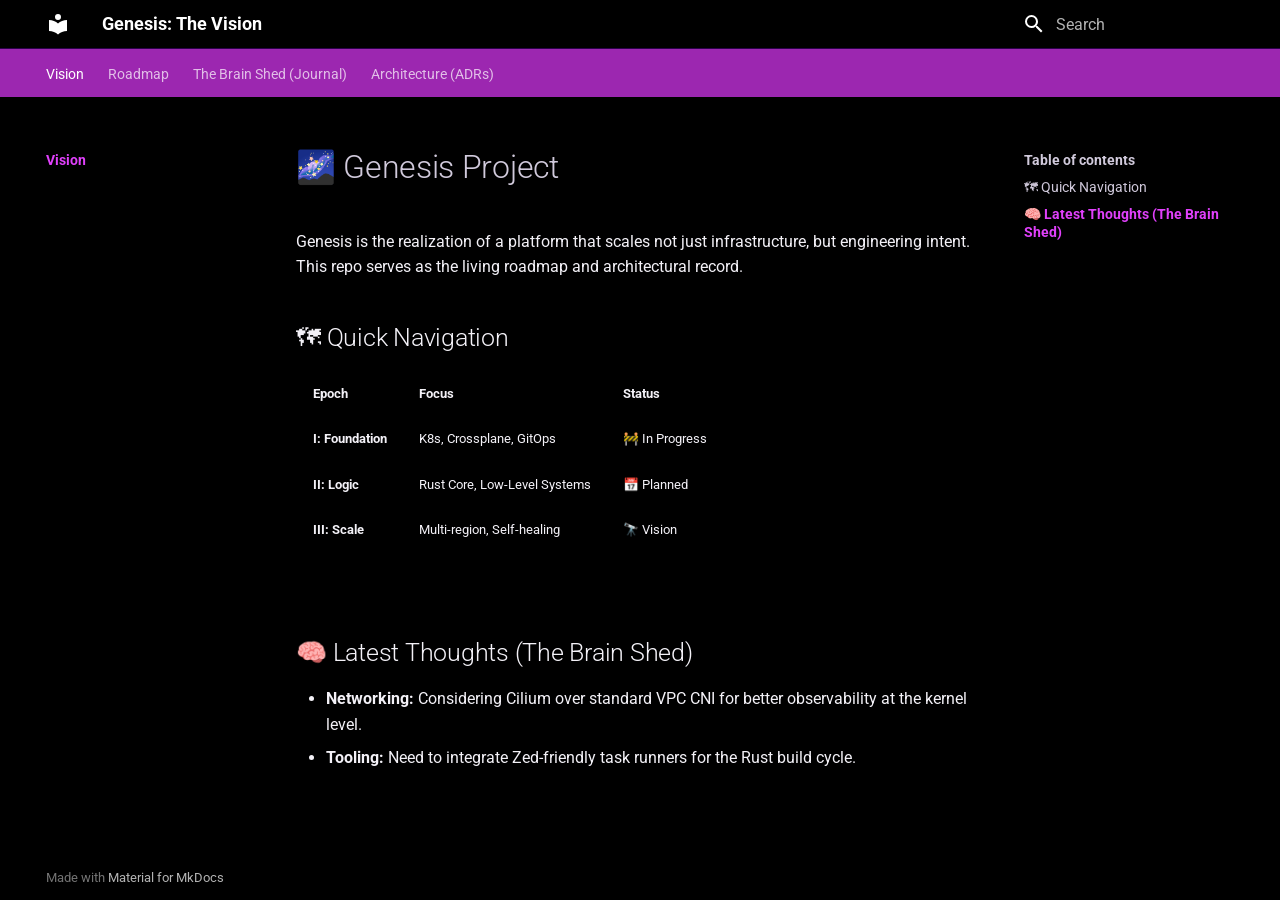
<file: site/index.html>
<!doctype html>
<html lang="en" class="no-js">
  <head>
    
      <meta charset="utf-8">
      <meta name="viewport" content="width=device-width,initial-scale=1">
      
      
        <meta name="author" content="Oluwasegun Matthews">
      
      
        <link rel="canonical" href="https://exxeon.github.io/project-genesis/">
      
      
      
        <link rel="next" href="epochs/epoch-1/">
      
      
        
      
      
      <link rel="icon" href="assets/images/favicon.png">
      <meta name="generator" content="mkdocs-1.6.1, mkdocs-material-9.7.6">
    
    
      
        <title>Genesis: The Vision</title>
      
    
    
      <link rel="stylesheet" href="assets/stylesheets/main.484c7ddc.min.css">
      
        
        <link rel="stylesheet" href="assets/stylesheets/palette.ab4e12ef.min.css">
      
      


    
    
      
    
    
      
        
        
        <link rel="preconnect" href="https://fonts.gstatic.com" crossorigin>
        <link rel="stylesheet" href="https://fonts.googleapis.com/css?family=Roboto:300,300i,400,400i,700,700i%7CRoboto+Mono:400,400i,700,700i&display=fallback">
        <style>:root{--md-text-font:"Roboto";--md-code-font:"Roboto Mono"}</style>
      
    
    
      <link rel="stylesheet" href="stylesheets/extra.css">
    
    <script>__md_scope=new URL(".",location),__md_hash=e=>[...e].reduce(((e,_)=>(e<<5)-e+_.charCodeAt(0)),0),__md_get=(e,_=localStorage,t=__md_scope)=>JSON.parse(_.getItem(t.pathname+"."+e)),__md_set=(e,_,t=localStorage,a=__md_scope)=>{try{t.setItem(a.pathname+"."+e,JSON.stringify(_))}catch(e){}}</script>
    
      

    
    
  </head>
  
  
    
    
      
    
    
    
    
    <body dir="ltr" data-md-color-scheme="genesis-dark" data-md-color-primary="deep-purple" data-md-color-accent="deep-purple">
  
    
    <input class="md-toggle" data-md-toggle="drawer" type="checkbox" id="__drawer" autocomplete="off">
    <input class="md-toggle" data-md-toggle="search" type="checkbox" id="__search" autocomplete="off">
    <label class="md-overlay" for="__drawer"></label>
    <div data-md-component="skip">
      
        
        <a href="#genesis-project" class="md-skip">
          Skip to content
        </a>
      
    </div>
    <div data-md-component="announce">
      
    </div>
    
    
      

<header class="md-header" data-md-component="header">
  <nav class="md-header__inner md-grid" aria-label="Header">
    <a href="." title="Genesis: The Vision" class="md-header__button md-logo" aria-label="Genesis: The Vision" data-md-component="logo">
      
  
  <svg xmlns="http://www.w3.org/2000/svg" viewBox="0 0 24 24"><path d="M12 8a3 3 0 0 0 3-3 3 3 0 0 0-3-3 3 3 0 0 0-3 3 3 3 0 0 0 3 3m0 3.54C9.64 9.35 6.5 8 3 8v11c3.5 0 6.64 1.35 9 3.54 2.36-2.19 5.5-3.54 9-3.54V8c-3.5 0-6.64 1.35-9 3.54"/></svg>

    </a>
    <label class="md-header__button md-icon" for="__drawer">
      
      <svg xmlns="http://www.w3.org/2000/svg" viewBox="0 0 24 24"><path d="M3 6h18v2H3zm0 5h18v2H3zm0 5h18v2H3z"/></svg>
    </label>
    <div class="md-header__title" data-md-component="header-title">
      <div class="md-header__ellipsis">
        <div class="md-header__topic">
          <span class="md-ellipsis">
            Genesis: The Vision
          </span>
        </div>
        <div class="md-header__topic" data-md-component="header-topic">
          <span class="md-ellipsis">
            
              Vision
            
          </span>
        </div>
      </div>
    </div>
    
      
        <form class="md-header__option" data-md-component="palette">
  
    
    
    
    <input class="md-option" data-md-color-media="" data-md-color-scheme="genesis-dark" data-md-color-primary="deep-purple" data-md-color-accent="deep-purple"  aria-hidden="true"  type="radio" name="__palette" id="__palette_0">
    
  
</form>
      
    
    
      <script>var palette=__md_get("__palette");if(palette&&palette.color){if("(prefers-color-scheme)"===palette.color.media){var media=matchMedia("(prefers-color-scheme: light)"),input=document.querySelector(media.matches?"[data-md-color-media='(prefers-color-scheme: light)']":"[data-md-color-media='(prefers-color-scheme: dark)']");palette.color.media=input.getAttribute("data-md-color-media"),palette.color.scheme=input.getAttribute("data-md-color-scheme"),palette.color.primary=input.getAttribute("data-md-color-primary"),palette.color.accent=input.getAttribute("data-md-color-accent")}for(var[key,value]of Object.entries(palette.color))document.body.setAttribute("data-md-color-"+key,value)}</script>
    
    
    
      
      
        <label class="md-header__button md-icon" for="__search">
          
          <svg xmlns="http://www.w3.org/2000/svg" viewBox="0 0 24 24"><path d="M9.5 3A6.5 6.5 0 0 1 16 9.5c0 1.61-.59 3.09-1.56 4.23l.27.27h.79l5 5-1.5 1.5-5-5v-.79l-.27-.27A6.52 6.52 0 0 1 9.5 16 6.5 6.5 0 0 1 3 9.5 6.5 6.5 0 0 1 9.5 3m0 2C7 5 5 7 5 9.5S7 14 9.5 14 14 12 14 9.5 12 5 9.5 5"/></svg>
        </label>
        <div class="md-search" data-md-component="search" role="dialog">
  <label class="md-search__overlay" for="__search"></label>
  <div class="md-search__inner" role="search">
    <form class="md-search__form" name="search">
      <input type="text" class="md-search__input" name="query" aria-label="Search" placeholder="Search" autocapitalize="off" autocorrect="off" autocomplete="off" spellcheck="false" data-md-component="search-query" required>
      <label class="md-search__icon md-icon" for="__search">
        
        <svg xmlns="http://www.w3.org/2000/svg" viewBox="0 0 24 24"><path d="M9.5 3A6.5 6.5 0 0 1 16 9.5c0 1.61-.59 3.09-1.56 4.23l.27.27h.79l5 5-1.5 1.5-5-5v-.79l-.27-.27A6.52 6.52 0 0 1 9.5 16 6.5 6.5 0 0 1 3 9.5 6.5 6.5 0 0 1 9.5 3m0 2C7 5 5 7 5 9.5S7 14 9.5 14 14 12 14 9.5 12 5 9.5 5"/></svg>
        
        <svg xmlns="http://www.w3.org/2000/svg" viewBox="0 0 24 24"><path d="M20 11v2H8l5.5 5.5-1.42 1.42L4.16 12l7.92-7.92L13.5 5.5 8 11z"/></svg>
      </label>
      <nav class="md-search__options" aria-label="Search">
        
        <button type="reset" class="md-search__icon md-icon" title="Clear" aria-label="Clear" tabindex="-1">
          
          <svg xmlns="http://www.w3.org/2000/svg" viewBox="0 0 24 24"><path d="M19 6.41 17.59 5 12 10.59 6.41 5 5 6.41 10.59 12 5 17.59 6.41 19 12 13.41 17.59 19 19 17.59 13.41 12z"/></svg>
        </button>
      </nav>
      
    </form>
    <div class="md-search__output">
      <div class="md-search__scrollwrap" tabindex="0" data-md-scrollfix>
        <div class="md-search-result" data-md-component="search-result">
          <div class="md-search-result__meta">
            Initializing search
          </div>
          <ol class="md-search-result__list" role="presentation"></ol>
        </div>
      </div>
    </div>
  </div>
</div>
      
    
    
  </nav>
  
</header>
    
    <div class="md-container" data-md-component="container">
      
      
        
          
            
<nav class="md-tabs" aria-label="Tabs" data-md-component="tabs">
  <div class="md-grid">
    <ul class="md-tabs__list">
      
        
  
  
  
    
  
  
    <li class="md-tabs__item md-tabs__item--active">
      <a href="." class="md-tabs__link">
        
  
  
    
  
  Vision

      </a>
    </li>
  

      
        
  
  
  
  
    
    
      <li class="md-tabs__item">
        <a href="epochs/epoch-1/" class="md-tabs__link">
          
  
  
  Roadmap

        </a>
      </li>
    
  

      
        
  
  
  
  
    
    
      <li class="md-tabs__item">
        <a href="brain-shed/current/" class="md-tabs__link">
          
  
  
  The Brain Shed (Journal)

        </a>
      </li>
    
  

      
        
  
  
  
  
    
    
      <li class="md-tabs__item">
        <a href="adr/001-rust/" class="md-tabs__link">
          
  
  
  Architecture (ADRs)

        </a>
      </li>
    
  

      
    </ul>
  </div>
</nav>
          
        
      
      <main class="md-main" data-md-component="main">
        <div class="md-main__inner md-grid">
          
            
              
              <div class="md-sidebar md-sidebar--primary" data-md-component="sidebar" data-md-type="navigation" >
                <div class="md-sidebar__scrollwrap">
                  <div class="md-sidebar__inner">
                    


  


<nav class="md-nav md-nav--primary md-nav--lifted" aria-label="Navigation" data-md-level="0">
  <label class="md-nav__title" for="__drawer">
    <a href="." title="Genesis: The Vision" class="md-nav__button md-logo" aria-label="Genesis: The Vision" data-md-component="logo">
      
  
  <svg xmlns="http://www.w3.org/2000/svg" viewBox="0 0 24 24"><path d="M12 8a3 3 0 0 0 3-3 3 3 0 0 0-3-3 3 3 0 0 0-3 3 3 3 0 0 0 3 3m0 3.54C9.64 9.35 6.5 8 3 8v11c3.5 0 6.64 1.35 9 3.54 2.36-2.19 5.5-3.54 9-3.54V8c-3.5 0-6.64 1.35-9 3.54"/></svg>

    </a>
    Genesis: The Vision
  </label>
  
  <ul class="md-nav__list" data-md-scrollfix>
    
      
      
  
  
    
  
  
  
    <li class="md-nav__item md-nav__item--active">
      
      <input class="md-nav__toggle md-toggle" type="checkbox" id="__toc">
      
      
        
      
      
        <label class="md-nav__link md-nav__link--active" for="__toc">
          
  
  
  <span class="md-ellipsis">
    
  
    Vision
  

    
  </span>
  
  

          <span class="md-nav__icon md-icon"></span>
        </label>
      
      <a href="." class="md-nav__link md-nav__link--active">
        
  
  
  <span class="md-ellipsis">
    
  
    Vision
  

    
  </span>
  
  

      </a>
      
        

<nav class="md-nav md-nav--secondary" aria-label="Table of contents">
  
  
  
    
  
  
    <label class="md-nav__title" for="__toc">
      <span class="md-nav__icon md-icon"></span>
      Table of contents
    </label>
    <ul class="md-nav__list" data-md-component="toc" data-md-scrollfix>
      
        <li class="md-nav__item">
  <a href="#quick-navigation" class="md-nav__link">
    <span class="md-ellipsis">
      
        🗺 Quick Navigation
      
    </span>
  </a>
  
</li>
      
        <li class="md-nav__item">
  <a href="#latest-thoughts-the-brain-shed" class="md-nav__link">
    <span class="md-ellipsis">
      
        🧠 Latest Thoughts (The Brain Shed)
      
    </span>
  </a>
  
</li>
      
    </ul>
  
</nav>
      
    </li>
  

    
      
      
  
  
  
  
    
    
    
    
      
      
        
      
    
    
    <li class="md-nav__item md-nav__item--nested">
      
        
        
          
        
        <input class="md-nav__toggle md-toggle md-toggle--indeterminate" type="checkbox" id="__nav_2" >
        
          
          <label class="md-nav__link" for="__nav_2" id="__nav_2_label" tabindex="0">
            
  
  
  <span class="md-ellipsis">
    
  
    Roadmap
  

    
  </span>
  
  

            <span class="md-nav__icon md-icon"></span>
          </label>
        
        <nav class="md-nav" data-md-level="1" aria-labelledby="__nav_2_label" aria-expanded="false">
          <label class="md-nav__title" for="__nav_2">
            <span class="md-nav__icon md-icon"></span>
            
  
    Roadmap
  

          </label>
          <ul class="md-nav__list" data-md-scrollfix>
            
              
                
  
  
  
  
    <li class="md-nav__item">
      <a href="epochs/epoch-1/" class="md-nav__link">
        
  
  
  <span class="md-ellipsis">
    
  
    Epoch I: Foundation
  

    
  </span>
  
  

      </a>
    </li>
  

              
            
              
                
  
  
  
  
    <li class="md-nav__item">
      <a href="epochs/epoch-2/" class="md-nav__link">
        
  
  
  <span class="md-ellipsis">
    
  
    Epoch II: Logic (Rust)
  

    
  </span>
  
  

      </a>
    </li>
  

              
            
              
                
  
  
  
  
    <li class="md-nav__item">
      <a href="epochs/epoch-3/" class="md-nav__link">
        
  
  
  <span class="md-ellipsis">
    
  
    Epoch III: Scale
  

    
  </span>
  
  

      </a>
    </li>
  

              
            
          </ul>
        </nav>
      
    </li>
  

    
      
      
  
  
  
  
    
    
    
    
      
      
        
      
    
    
    <li class="md-nav__item md-nav__item--nested">
      
        
        
          
        
        <input class="md-nav__toggle md-toggle md-toggle--indeterminate" type="checkbox" id="__nav_3" >
        
          
          <label class="md-nav__link" for="__nav_3" id="__nav_3_label" tabindex="0">
            
  
  
  <span class="md-ellipsis">
    
  
    The Brain Shed (Journal)
  

    
  </span>
  
  

            <span class="md-nav__icon md-icon"></span>
          </label>
        
        <nav class="md-nav" data-md-level="1" aria-labelledby="__nav_3_label" aria-expanded="false">
          <label class="md-nav__title" for="__nav_3">
            <span class="md-nav__icon md-icon"></span>
            
  
    The Brain Shed (Journal)
  

          </label>
          <ul class="md-nav__list" data-md-scrollfix>
            
              
                
  
  
  
  
    <li class="md-nav__item">
      <a href="brain-shed/current/" class="md-nav__link">
        
  
  
  <span class="md-ellipsis">
    
  
    Recent Thoughts
  

    
  </span>
  
  

      </a>
    </li>
  

              
            
              
                
  
  
  
  
    <li class="md-nav__item">
      <a href="brain-shed/archive/" class="md-nav__link">
        
  
  
  <span class="md-ellipsis">
    
  
    Archive
  

    
  </span>
  
  

      </a>
    </li>
  

              
            
          </ul>
        </nav>
      
    </li>
  

    
      
      
  
  
  
  
    
    
    
    
      
      
        
      
    
    
    <li class="md-nav__item md-nav__item--nested">
      
        
        
          
        
        <input class="md-nav__toggle md-toggle md-toggle--indeterminate" type="checkbox" id="__nav_4" >
        
          
          <label class="md-nav__link" for="__nav_4" id="__nav_4_label" tabindex="0">
            
  
  
  <span class="md-ellipsis">
    
  
    Architecture (ADRs)
  

    
  </span>
  
  

            <span class="md-nav__icon md-icon"></span>
          </label>
        
        <nav class="md-nav" data-md-level="1" aria-labelledby="__nav_4_label" aria-expanded="false">
          <label class="md-nav__title" for="__nav_4">
            <span class="md-nav__icon md-icon"></span>
            
  
    Architecture (ADRs)
  

          </label>
          <ul class="md-nav__list" data-md-scrollfix>
            
              
                
  
  
  
  
    <li class="md-nav__item">
      <a href="adr/001-rust/" class="md-nav__link">
        
  
  
  <span class="md-ellipsis">
    
  
    ADR 001: Language Choice
  

    
  </span>
  
  

      </a>
    </li>
  

              
            
          </ul>
        </nav>
      
    </li>
  

    
  </ul>
</nav>
                  </div>
                </div>
              </div>
            
            
              
              <div class="md-sidebar md-sidebar--secondary" data-md-component="sidebar" data-md-type="toc" >
                <div class="md-sidebar__scrollwrap">
                  <div class="md-sidebar__inner">
                    

<nav class="md-nav md-nav--secondary" aria-label="Table of contents">
  
  
  
    
  
  
    <label class="md-nav__title" for="__toc">
      <span class="md-nav__icon md-icon"></span>
      Table of contents
    </label>
    <ul class="md-nav__list" data-md-component="toc" data-md-scrollfix>
      
        <li class="md-nav__item">
  <a href="#quick-navigation" class="md-nav__link">
    <span class="md-ellipsis">
      
        🗺 Quick Navigation
      
    </span>
  </a>
  
</li>
      
        <li class="md-nav__item">
  <a href="#latest-thoughts-the-brain-shed" class="md-nav__link">
    <span class="md-ellipsis">
      
        🧠 Latest Thoughts (The Brain Shed)
      
    </span>
  </a>
  
</li>
      
    </ul>
  
</nav>
                  </div>
                </div>
              </div>
            
          
          
            <div class="md-content" data-md-component="content">
              
              <article class="md-content__inner md-typeset">
                
                  



<h1 id="genesis-project">🌌 Genesis Project</h1>
<p>Genesis is the realization of a platform that scales not just infrastructure, but engineering intent. This repo serves as the living roadmap and architectural record.</p>
<h2 id="quick-navigation">🗺 Quick Navigation</h2>
<table>
<thead>
<tr>
<th style="text-align: left;">Epoch</th>
<th style="text-align: left;">Focus</th>
<th style="text-align: left;">Status</th>
</tr>
</thead>
<tbody>
<tr>
<td style="text-align: left;"><strong>I: Foundation</strong></td>
<td style="text-align: left;">K8s, Crossplane, GitOps</td>
<td style="text-align: left;">🚧 In Progress</td>
</tr>
<tr>
<td style="text-align: left;"><strong>II: Logic</strong></td>
<td style="text-align: left;">Rust Core, Low-Level Systems</td>
<td style="text-align: left;">📅 Planned</td>
</tr>
<tr>
<td style="text-align: left;"><strong>III: Scale</strong></td>
<td style="text-align: left;">Multi-region, Self-healing</td>
<td style="text-align: left;">🔭 Vision</td>
</tr>
</tbody>
</table>
<hr />
<h2 id="latest-thoughts-the-brain-shed">🧠 Latest Thoughts (The Brain Shed)</h2>
<ul>
<li><strong>Networking:</strong> Considering Cilium over standard VPC CNI for better observability at the kernel level.</li>
<li><strong>Tooling:</strong> Need to integrate Zed-friendly task runners for the Rust build cycle.</li>
</ul>












                
              </article>
            </div>
          
          
<script>var target=document.getElementById(location.hash.slice(1));target&&target.name&&(target.checked=target.name.startsWith("__tabbed_"))</script>
        </div>
        
      </main>
      
        <footer class="md-footer">
  
  <div class="md-footer-meta md-typeset">
    <div class="md-footer-meta__inner md-grid">
      <div class="md-copyright">
  
  
    Made with
    <a href="https://squidfunk.github.io/mkdocs-material/" target="_blank" rel="noopener">
      Material for MkDocs
    </a>
  
</div>
      
    </div>
  </div>
</footer>
      
    </div>
    <div class="md-dialog" data-md-component="dialog">
      <div class="md-dialog__inner md-typeset"></div>
    </div>
    
    
    
      
      
      <script id="__config" type="application/json">{"annotate": null, "base": ".", "features": ["navigation.tabs", "navigation.sections", "navigation.expand", "content.code.copy", "toc.follow"], "search": "assets/javascripts/workers/search.2c215733.min.js", "tags": null, "translations": {"clipboard.copied": "Copied to clipboard", "clipboard.copy": "Copy to clipboard", "search.result.more.one": "1 more on this page", "search.result.more.other": "# more on this page", "search.result.none": "No matching documents", "search.result.one": "1 matching document", "search.result.other": "# matching documents", "search.result.placeholder": "Type to start searching", "search.result.term.missing": "Missing", "select.version": "Select version"}, "version": null}</script>
    
    
      <script src="assets/javascripts/bundle.79ae519e.min.js"></script>
      
    
  </body>
</html>
</file>
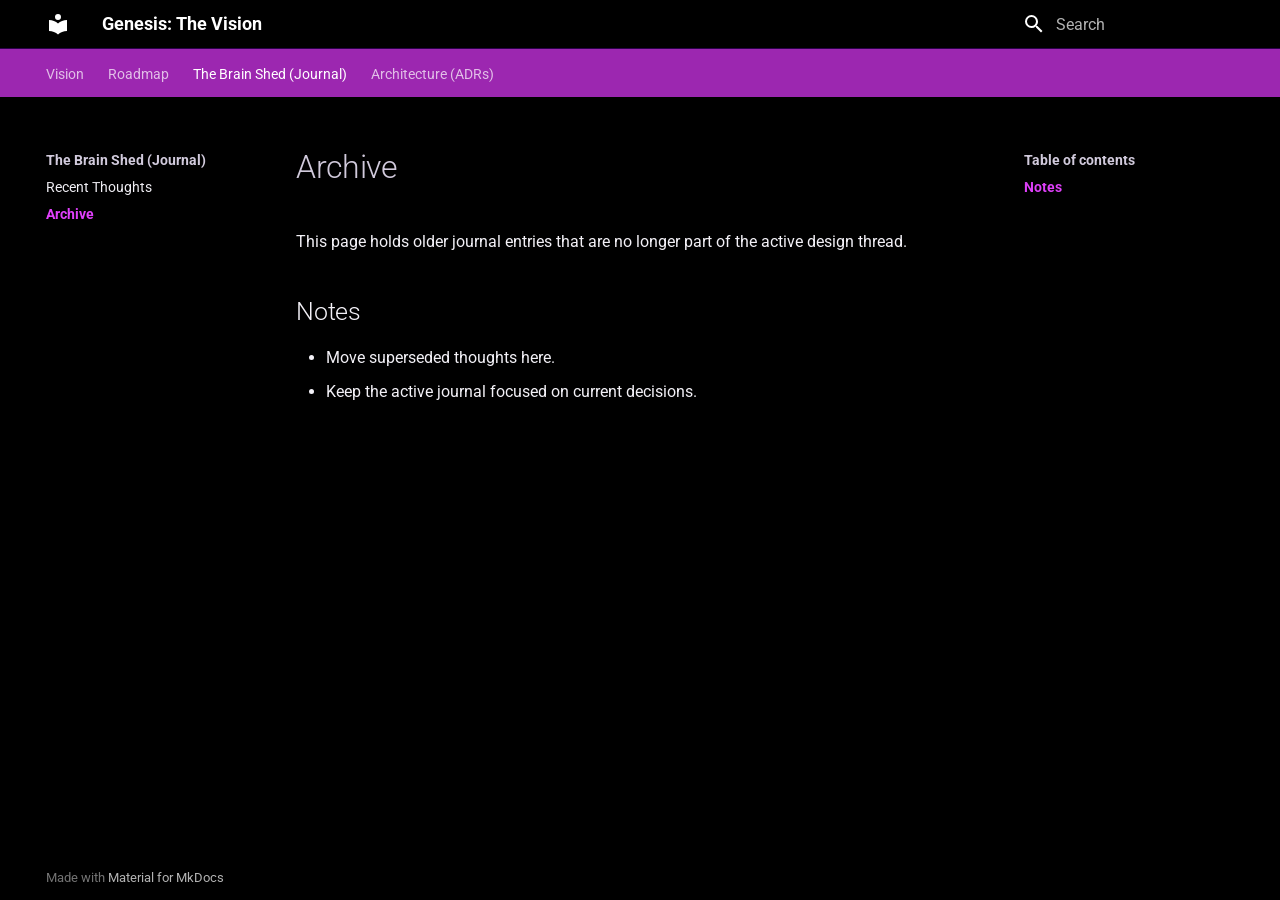
<file: site/brain-shed/archive/index.html>
<!doctype html>
<html lang="en" class="no-js">
  <head>
    
      <meta charset="utf-8">
      <meta name="viewport" content="width=device-width,initial-scale=1">
      
      
        <meta name="author" content="Oluwasegun Matthews">
      
      
        <link rel="canonical" href="https://exxeon.github.io/project-genesis/brain-shed/archive/">
      
      
        <link rel="prev" href="../current/">
      
      
        <link rel="next" href="../../adr/001-rust/">
      
      
        
      
      
      <link rel="icon" href="../../assets/images/favicon.png">
      <meta name="generator" content="mkdocs-1.6.1, mkdocs-material-9.7.6">
    
    
      
        <title>Archive - Genesis: The Vision</title>
      
    
    
      <link rel="stylesheet" href="../../assets/stylesheets/main.484c7ddc.min.css">
      
        
        <link rel="stylesheet" href="../../assets/stylesheets/palette.ab4e12ef.min.css">
      
      


    
    
      
    
    
      
        
        
        <link rel="preconnect" href="https://fonts.gstatic.com" crossorigin>
        <link rel="stylesheet" href="https://fonts.googleapis.com/css?family=Roboto:300,300i,400,400i,700,700i%7CRoboto+Mono:400,400i,700,700i&display=fallback">
        <style>:root{--md-text-font:"Roboto";--md-code-font:"Roboto Mono"}</style>
      
    
    
      <link rel="stylesheet" href="../../stylesheets/extra.css">
    
    <script>__md_scope=new URL("../..",location),__md_hash=e=>[...e].reduce(((e,_)=>(e<<5)-e+_.charCodeAt(0)),0),__md_get=(e,_=localStorage,t=__md_scope)=>JSON.parse(_.getItem(t.pathname+"."+e)),__md_set=(e,_,t=localStorage,a=__md_scope)=>{try{t.setItem(a.pathname+"."+e,JSON.stringify(_))}catch(e){}}</script>
    
      

    
    
  </head>
  
  
    
    
      
    
    
    
    
    <body dir="ltr" data-md-color-scheme="genesis-dark" data-md-color-primary="deep-purple" data-md-color-accent="deep-purple">
  
    
    <input class="md-toggle" data-md-toggle="drawer" type="checkbox" id="__drawer" autocomplete="off">
    <input class="md-toggle" data-md-toggle="search" type="checkbox" id="__search" autocomplete="off">
    <label class="md-overlay" for="__drawer"></label>
    <div data-md-component="skip">
      
        
        <a href="#archive" class="md-skip">
          Skip to content
        </a>
      
    </div>
    <div data-md-component="announce">
      
    </div>
    
    
      

<header class="md-header" data-md-component="header">
  <nav class="md-header__inner md-grid" aria-label="Header">
    <a href="../.." title="Genesis: The Vision" class="md-header__button md-logo" aria-label="Genesis: The Vision" data-md-component="logo">
      
  
  <svg xmlns="http://www.w3.org/2000/svg" viewBox="0 0 24 24"><path d="M12 8a3 3 0 0 0 3-3 3 3 0 0 0-3-3 3 3 0 0 0-3 3 3 3 0 0 0 3 3m0 3.54C9.64 9.35 6.5 8 3 8v11c3.5 0 6.64 1.35 9 3.54 2.36-2.19 5.5-3.54 9-3.54V8c-3.5 0-6.64 1.35-9 3.54"/></svg>

    </a>
    <label class="md-header__button md-icon" for="__drawer">
      
      <svg xmlns="http://www.w3.org/2000/svg" viewBox="0 0 24 24"><path d="M3 6h18v2H3zm0 5h18v2H3zm0 5h18v2H3z"/></svg>
    </label>
    <div class="md-header__title" data-md-component="header-title">
      <div class="md-header__ellipsis">
        <div class="md-header__topic">
          <span class="md-ellipsis">
            Genesis: The Vision
          </span>
        </div>
        <div class="md-header__topic" data-md-component="header-topic">
          <span class="md-ellipsis">
            
              Archive
            
          </span>
        </div>
      </div>
    </div>
    
      
        <form class="md-header__option" data-md-component="palette">
  
    
    
    
    <input class="md-option" data-md-color-media="" data-md-color-scheme="genesis-dark" data-md-color-primary="deep-purple" data-md-color-accent="deep-purple"  aria-hidden="true"  type="radio" name="__palette" id="__palette_0">
    
  
</form>
      
    
    
      <script>var palette=__md_get("__palette");if(palette&&palette.color){if("(prefers-color-scheme)"===palette.color.media){var media=matchMedia("(prefers-color-scheme: light)"),input=document.querySelector(media.matches?"[data-md-color-media='(prefers-color-scheme: light)']":"[data-md-color-media='(prefers-color-scheme: dark)']");palette.color.media=input.getAttribute("data-md-color-media"),palette.color.scheme=input.getAttribute("data-md-color-scheme"),palette.color.primary=input.getAttribute("data-md-color-primary"),palette.color.accent=input.getAttribute("data-md-color-accent")}for(var[key,value]of Object.entries(palette.color))document.body.setAttribute("data-md-color-"+key,value)}</script>
    
    
    
      
      
        <label class="md-header__button md-icon" for="__search">
          
          <svg xmlns="http://www.w3.org/2000/svg" viewBox="0 0 24 24"><path d="M9.5 3A6.5 6.5 0 0 1 16 9.5c0 1.61-.59 3.09-1.56 4.23l.27.27h.79l5 5-1.5 1.5-5-5v-.79l-.27-.27A6.52 6.52 0 0 1 9.5 16 6.5 6.5 0 0 1 3 9.5 6.5 6.5 0 0 1 9.5 3m0 2C7 5 5 7 5 9.5S7 14 9.5 14 14 12 14 9.5 12 5 9.5 5"/></svg>
        </label>
        <div class="md-search" data-md-component="search" role="dialog">
  <label class="md-search__overlay" for="__search"></label>
  <div class="md-search__inner" role="search">
    <form class="md-search__form" name="search">
      <input type="text" class="md-search__input" name="query" aria-label="Search" placeholder="Search" autocapitalize="off" autocorrect="off" autocomplete="off" spellcheck="false" data-md-component="search-query" required>
      <label class="md-search__icon md-icon" for="__search">
        
        <svg xmlns="http://www.w3.org/2000/svg" viewBox="0 0 24 24"><path d="M9.5 3A6.5 6.5 0 0 1 16 9.5c0 1.61-.59 3.09-1.56 4.23l.27.27h.79l5 5-1.5 1.5-5-5v-.79l-.27-.27A6.52 6.52 0 0 1 9.5 16 6.5 6.5 0 0 1 3 9.5 6.5 6.5 0 0 1 9.5 3m0 2C7 5 5 7 5 9.5S7 14 9.5 14 14 12 14 9.5 12 5 9.5 5"/></svg>
        
        <svg xmlns="http://www.w3.org/2000/svg" viewBox="0 0 24 24"><path d="M20 11v2H8l5.5 5.5-1.42 1.42L4.16 12l7.92-7.92L13.5 5.5 8 11z"/></svg>
      </label>
      <nav class="md-search__options" aria-label="Search">
        
        <button type="reset" class="md-search__icon md-icon" title="Clear" aria-label="Clear" tabindex="-1">
          
          <svg xmlns="http://www.w3.org/2000/svg" viewBox="0 0 24 24"><path d="M19 6.41 17.59 5 12 10.59 6.41 5 5 6.41 10.59 12 5 17.59 6.41 19 12 13.41 17.59 19 19 17.59 13.41 12z"/></svg>
        </button>
      </nav>
      
    </form>
    <div class="md-search__output">
      <div class="md-search__scrollwrap" tabindex="0" data-md-scrollfix>
        <div class="md-search-result" data-md-component="search-result">
          <div class="md-search-result__meta">
            Initializing search
          </div>
          <ol class="md-search-result__list" role="presentation"></ol>
        </div>
      </div>
    </div>
  </div>
</div>
      
    
    
  </nav>
  
</header>
    
    <div class="md-container" data-md-component="container">
      
      
        
          
            
<nav class="md-tabs" aria-label="Tabs" data-md-component="tabs">
  <div class="md-grid">
    <ul class="md-tabs__list">
      
        
  
  
  
  
    <li class="md-tabs__item">
      <a href="../.." class="md-tabs__link">
        
  
  
    
  
  Vision

      </a>
    </li>
  

      
        
  
  
  
  
    
    
      <li class="md-tabs__item">
        <a href="../../epochs/epoch-1/" class="md-tabs__link">
          
  
  
  Roadmap

        </a>
      </li>
    
  

      
        
  
  
  
    
  
  
    
    
      <li class="md-tabs__item md-tabs__item--active">
        <a href="../current/" class="md-tabs__link">
          
  
  
  The Brain Shed (Journal)

        </a>
      </li>
    
  

      
        
  
  
  
  
    
    
      <li class="md-tabs__item">
        <a href="../../adr/001-rust/" class="md-tabs__link">
          
  
  
  Architecture (ADRs)

        </a>
      </li>
    
  

      
    </ul>
  </div>
</nav>
          
        
      
      <main class="md-main" data-md-component="main">
        <div class="md-main__inner md-grid">
          
            
              
              <div class="md-sidebar md-sidebar--primary" data-md-component="sidebar" data-md-type="navigation" >
                <div class="md-sidebar__scrollwrap">
                  <div class="md-sidebar__inner">
                    


  


<nav class="md-nav md-nav--primary md-nav--lifted" aria-label="Navigation" data-md-level="0">
  <label class="md-nav__title" for="__drawer">
    <a href="../.." title="Genesis: The Vision" class="md-nav__button md-logo" aria-label="Genesis: The Vision" data-md-component="logo">
      
  
  <svg xmlns="http://www.w3.org/2000/svg" viewBox="0 0 24 24"><path d="M12 8a3 3 0 0 0 3-3 3 3 0 0 0-3-3 3 3 0 0 0-3 3 3 3 0 0 0 3 3m0 3.54C9.64 9.35 6.5 8 3 8v11c3.5 0 6.64 1.35 9 3.54 2.36-2.19 5.5-3.54 9-3.54V8c-3.5 0-6.64 1.35-9 3.54"/></svg>

    </a>
    Genesis: The Vision
  </label>
  
  <ul class="md-nav__list" data-md-scrollfix>
    
      
      
  
  
  
  
    <li class="md-nav__item">
      <a href="../.." class="md-nav__link">
        
  
  
  <span class="md-ellipsis">
    
  
    Vision
  

    
  </span>
  
  

      </a>
    </li>
  

    
      
      
  
  
  
  
    
    
    
    
      
      
        
      
    
    
    <li class="md-nav__item md-nav__item--nested">
      
        
        
          
        
        <input class="md-nav__toggle md-toggle md-toggle--indeterminate" type="checkbox" id="__nav_2" >
        
          
          <label class="md-nav__link" for="__nav_2" id="__nav_2_label" tabindex="0">
            
  
  
  <span class="md-ellipsis">
    
  
    Roadmap
  

    
  </span>
  
  

            <span class="md-nav__icon md-icon"></span>
          </label>
        
        <nav class="md-nav" data-md-level="1" aria-labelledby="__nav_2_label" aria-expanded="false">
          <label class="md-nav__title" for="__nav_2">
            <span class="md-nav__icon md-icon"></span>
            
  
    Roadmap
  

          </label>
          <ul class="md-nav__list" data-md-scrollfix>
            
              
                
  
  
  
  
    <li class="md-nav__item">
      <a href="../../epochs/epoch-1/" class="md-nav__link">
        
  
  
  <span class="md-ellipsis">
    
  
    Epoch I: Foundation
  

    
  </span>
  
  

      </a>
    </li>
  

              
            
              
                
  
  
  
  
    <li class="md-nav__item">
      <a href="../../epochs/epoch-2/" class="md-nav__link">
        
  
  
  <span class="md-ellipsis">
    
  
    Epoch II: Logic (Rust)
  

    
  </span>
  
  

      </a>
    </li>
  

              
            
              
                
  
  
  
  
    <li class="md-nav__item">
      <a href="../../epochs/epoch-3/" class="md-nav__link">
        
  
  
  <span class="md-ellipsis">
    
  
    Epoch III: Scale
  

    
  </span>
  
  

      </a>
    </li>
  

              
            
          </ul>
        </nav>
      
    </li>
  

    
      
      
  
  
    
  
  
  
    
    
    
    
      
        
        
      
      
        
      
    
    
    <li class="md-nav__item md-nav__item--active md-nav__item--section md-nav__item--nested">
      
        
        
        <input class="md-nav__toggle md-toggle " type="checkbox" id="__nav_3" checked>
        
          
          <label class="md-nav__link" for="__nav_3" id="__nav_3_label" tabindex="">
            
  
  
  <span class="md-ellipsis">
    
  
    The Brain Shed (Journal)
  

    
  </span>
  
  

            <span class="md-nav__icon md-icon"></span>
          </label>
        
        <nav class="md-nav" data-md-level="1" aria-labelledby="__nav_3_label" aria-expanded="true">
          <label class="md-nav__title" for="__nav_3">
            <span class="md-nav__icon md-icon"></span>
            
  
    The Brain Shed (Journal)
  

          </label>
          <ul class="md-nav__list" data-md-scrollfix>
            
              
                
  
  
  
  
    <li class="md-nav__item">
      <a href="../current/" class="md-nav__link">
        
  
  
  <span class="md-ellipsis">
    
  
    Recent Thoughts
  

    
  </span>
  
  

      </a>
    </li>
  

              
            
              
                
  
  
    
  
  
  
    <li class="md-nav__item md-nav__item--active">
      
      <input class="md-nav__toggle md-toggle" type="checkbox" id="__toc">
      
      
        
      
      
        <label class="md-nav__link md-nav__link--active" for="__toc">
          
  
  
  <span class="md-ellipsis">
    
  
    Archive
  

    
  </span>
  
  

          <span class="md-nav__icon md-icon"></span>
        </label>
      
      <a href="./" class="md-nav__link md-nav__link--active">
        
  
  
  <span class="md-ellipsis">
    
  
    Archive
  

    
  </span>
  
  

      </a>
      
        

<nav class="md-nav md-nav--secondary" aria-label="Table of contents">
  
  
  
    
  
  
    <label class="md-nav__title" for="__toc">
      <span class="md-nav__icon md-icon"></span>
      Table of contents
    </label>
    <ul class="md-nav__list" data-md-component="toc" data-md-scrollfix>
      
        <li class="md-nav__item">
  <a href="#notes" class="md-nav__link">
    <span class="md-ellipsis">
      
        Notes
      
    </span>
  </a>
  
</li>
      
    </ul>
  
</nav>
      
    </li>
  

              
            
          </ul>
        </nav>
      
    </li>
  

    
      
      
  
  
  
  
    
    
    
    
      
      
        
      
    
    
    <li class="md-nav__item md-nav__item--nested">
      
        
        
          
        
        <input class="md-nav__toggle md-toggle md-toggle--indeterminate" type="checkbox" id="__nav_4" >
        
          
          <label class="md-nav__link" for="__nav_4" id="__nav_4_label" tabindex="0">
            
  
  
  <span class="md-ellipsis">
    
  
    Architecture (ADRs)
  

    
  </span>
  
  

            <span class="md-nav__icon md-icon"></span>
          </label>
        
        <nav class="md-nav" data-md-level="1" aria-labelledby="__nav_4_label" aria-expanded="false">
          <label class="md-nav__title" for="__nav_4">
            <span class="md-nav__icon md-icon"></span>
            
  
    Architecture (ADRs)
  

          </label>
          <ul class="md-nav__list" data-md-scrollfix>
            
              
                
  
  
  
  
    <li class="md-nav__item">
      <a href="../../adr/001-rust/" class="md-nav__link">
        
  
  
  <span class="md-ellipsis">
    
  
    ADR 001: Language Choice
  

    
  </span>
  
  

      </a>
    </li>
  

              
            
          </ul>
        </nav>
      
    </li>
  

    
  </ul>
</nav>
                  </div>
                </div>
              </div>
            
            
              
              <div class="md-sidebar md-sidebar--secondary" data-md-component="sidebar" data-md-type="toc" >
                <div class="md-sidebar__scrollwrap">
                  <div class="md-sidebar__inner">
                    

<nav class="md-nav md-nav--secondary" aria-label="Table of contents">
  
  
  
    
  
  
    <label class="md-nav__title" for="__toc">
      <span class="md-nav__icon md-icon"></span>
      Table of contents
    </label>
    <ul class="md-nav__list" data-md-component="toc" data-md-scrollfix>
      
        <li class="md-nav__item">
  <a href="#notes" class="md-nav__link">
    <span class="md-ellipsis">
      
        Notes
      
    </span>
  </a>
  
</li>
      
    </ul>
  
</nav>
                  </div>
                </div>
              </div>
            
          
          
            <div class="md-content" data-md-component="content">
              
              <article class="md-content__inner md-typeset">
                
                  



<h1 id="archive">Archive</h1>
<p>This page holds older journal entries that are no longer part of the active design thread.</p>
<h2 id="notes">Notes</h2>
<ul>
<li>Move superseded thoughts here.</li>
<li>Keep the active journal focused on current decisions.</li>
</ul>












                
              </article>
            </div>
          
          
<script>var target=document.getElementById(location.hash.slice(1));target&&target.name&&(target.checked=target.name.startsWith("__tabbed_"))</script>
        </div>
        
      </main>
      
        <footer class="md-footer">
  
  <div class="md-footer-meta md-typeset">
    <div class="md-footer-meta__inner md-grid">
      <div class="md-copyright">
  
  
    Made with
    <a href="https://squidfunk.github.io/mkdocs-material/" target="_blank" rel="noopener">
      Material for MkDocs
    </a>
  
</div>
      
    </div>
  </div>
</footer>
      
    </div>
    <div class="md-dialog" data-md-component="dialog">
      <div class="md-dialog__inner md-typeset"></div>
    </div>
    
    
    
      
      
      <script id="__config" type="application/json">{"annotate": null, "base": "../..", "features": ["navigation.tabs", "navigation.sections", "navigation.expand", "content.code.copy", "toc.follow"], "search": "../../assets/javascripts/workers/search.2c215733.min.js", "tags": null, "translations": {"clipboard.copied": "Copied to clipboard", "clipboard.copy": "Copy to clipboard", "search.result.more.one": "1 more on this page", "search.result.more.other": "# more on this page", "search.result.none": "No matching documents", "search.result.one": "1 matching document", "search.result.other": "# matching documents", "search.result.placeholder": "Type to start searching", "search.result.term.missing": "Missing", "select.version": "Select version"}, "version": null}</script>
    
    
      <script src="../../assets/javascripts/bundle.79ae519e.min.js"></script>
      
    
  </body>
</html>
</file>
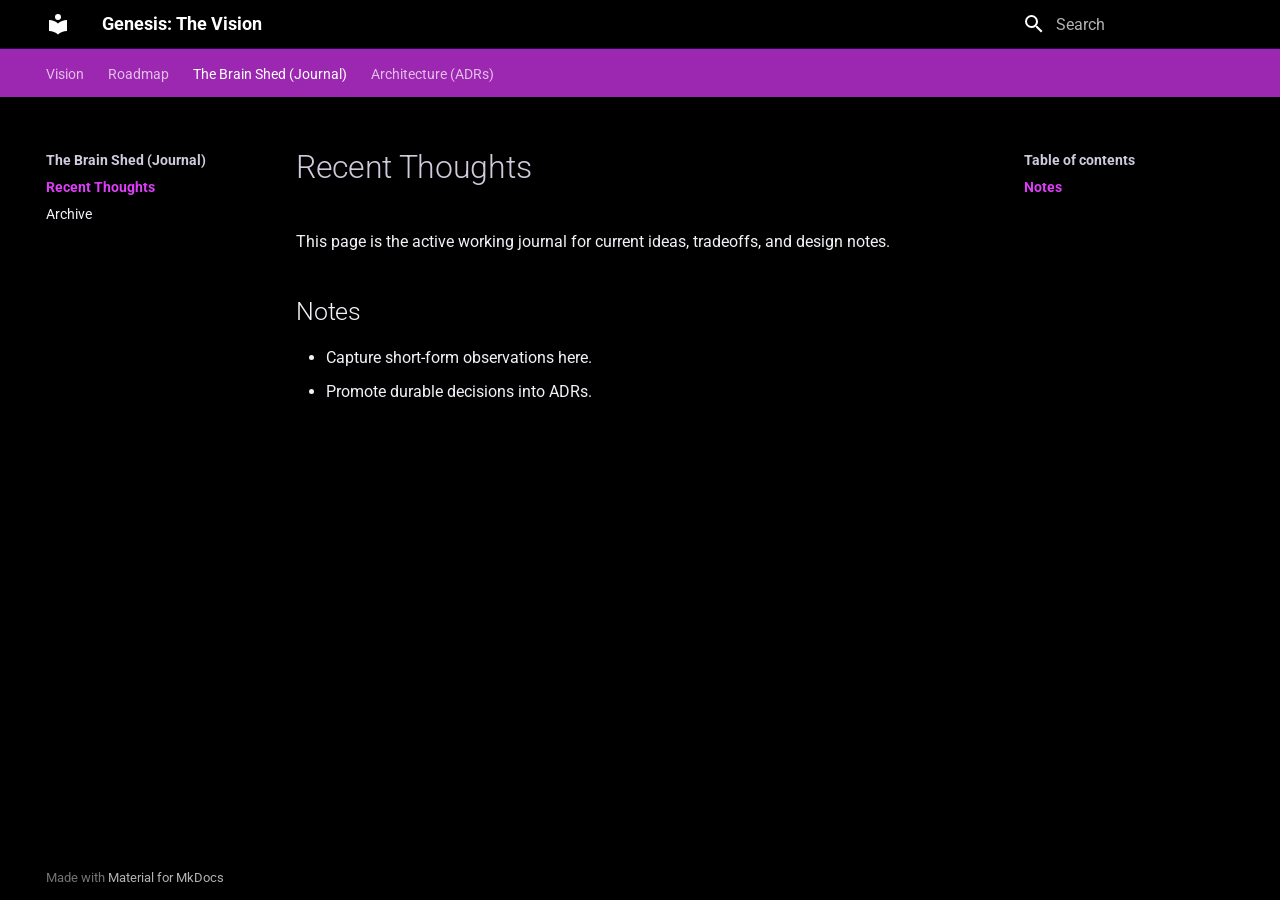
<file: site/brain-shed/current/index.html>
<!doctype html>
<html lang="en" class="no-js">
  <head>
    
      <meta charset="utf-8">
      <meta name="viewport" content="width=device-width,initial-scale=1">
      
      
        <meta name="author" content="Oluwasegun Matthews">
      
      
        <link rel="canonical" href="https://exxeon.github.io/project-genesis/brain-shed/current/">
      
      
        <link rel="prev" href="../../epochs/epoch-3/">
      
      
        <link rel="next" href="../archive/">
      
      
        
      
      
      <link rel="icon" href="../../assets/images/favicon.png">
      <meta name="generator" content="mkdocs-1.6.1, mkdocs-material-9.7.6">
    
    
      
        <title>Recent Thoughts - Genesis: The Vision</title>
      
    
    
      <link rel="stylesheet" href="../../assets/stylesheets/main.484c7ddc.min.css">
      
        
        <link rel="stylesheet" href="../../assets/stylesheets/palette.ab4e12ef.min.css">
      
      


    
    
      
    
    
      
        
        
        <link rel="preconnect" href="https://fonts.gstatic.com" crossorigin>
        <link rel="stylesheet" href="https://fonts.googleapis.com/css?family=Roboto:300,300i,400,400i,700,700i%7CRoboto+Mono:400,400i,700,700i&display=fallback">
        <style>:root{--md-text-font:"Roboto";--md-code-font:"Roboto Mono"}</style>
      
    
    
      <link rel="stylesheet" href="../../stylesheets/extra.css">
    
    <script>__md_scope=new URL("../..",location),__md_hash=e=>[...e].reduce(((e,_)=>(e<<5)-e+_.charCodeAt(0)),0),__md_get=(e,_=localStorage,t=__md_scope)=>JSON.parse(_.getItem(t.pathname+"."+e)),__md_set=(e,_,t=localStorage,a=__md_scope)=>{try{t.setItem(a.pathname+"."+e,JSON.stringify(_))}catch(e){}}</script>
    
      

    
    
  </head>
  
  
    
    
      
    
    
    
    
    <body dir="ltr" data-md-color-scheme="genesis-dark" data-md-color-primary="deep-purple" data-md-color-accent="deep-purple">
  
    
    <input class="md-toggle" data-md-toggle="drawer" type="checkbox" id="__drawer" autocomplete="off">
    <input class="md-toggle" data-md-toggle="search" type="checkbox" id="__search" autocomplete="off">
    <label class="md-overlay" for="__drawer"></label>
    <div data-md-component="skip">
      
        
        <a href="#recent-thoughts" class="md-skip">
          Skip to content
        </a>
      
    </div>
    <div data-md-component="announce">
      
    </div>
    
    
      

<header class="md-header" data-md-component="header">
  <nav class="md-header__inner md-grid" aria-label="Header">
    <a href="../.." title="Genesis: The Vision" class="md-header__button md-logo" aria-label="Genesis: The Vision" data-md-component="logo">
      
  
  <svg xmlns="http://www.w3.org/2000/svg" viewBox="0 0 24 24"><path d="M12 8a3 3 0 0 0 3-3 3 3 0 0 0-3-3 3 3 0 0 0-3 3 3 3 0 0 0 3 3m0 3.54C9.64 9.35 6.5 8 3 8v11c3.5 0 6.64 1.35 9 3.54 2.36-2.19 5.5-3.54 9-3.54V8c-3.5 0-6.64 1.35-9 3.54"/></svg>

    </a>
    <label class="md-header__button md-icon" for="__drawer">
      
      <svg xmlns="http://www.w3.org/2000/svg" viewBox="0 0 24 24"><path d="M3 6h18v2H3zm0 5h18v2H3zm0 5h18v2H3z"/></svg>
    </label>
    <div class="md-header__title" data-md-component="header-title">
      <div class="md-header__ellipsis">
        <div class="md-header__topic">
          <span class="md-ellipsis">
            Genesis: The Vision
          </span>
        </div>
        <div class="md-header__topic" data-md-component="header-topic">
          <span class="md-ellipsis">
            
              Recent Thoughts
            
          </span>
        </div>
      </div>
    </div>
    
      
        <form class="md-header__option" data-md-component="palette">
  
    
    
    
    <input class="md-option" data-md-color-media="" data-md-color-scheme="genesis-dark" data-md-color-primary="deep-purple" data-md-color-accent="deep-purple"  aria-hidden="true"  type="radio" name="__palette" id="__palette_0">
    
  
</form>
      
    
    
      <script>var palette=__md_get("__palette");if(palette&&palette.color){if("(prefers-color-scheme)"===palette.color.media){var media=matchMedia("(prefers-color-scheme: light)"),input=document.querySelector(media.matches?"[data-md-color-media='(prefers-color-scheme: light)']":"[data-md-color-media='(prefers-color-scheme: dark)']");palette.color.media=input.getAttribute("data-md-color-media"),palette.color.scheme=input.getAttribute("data-md-color-scheme"),palette.color.primary=input.getAttribute("data-md-color-primary"),palette.color.accent=input.getAttribute("data-md-color-accent")}for(var[key,value]of Object.entries(palette.color))document.body.setAttribute("data-md-color-"+key,value)}</script>
    
    
    
      
      
        <label class="md-header__button md-icon" for="__search">
          
          <svg xmlns="http://www.w3.org/2000/svg" viewBox="0 0 24 24"><path d="M9.5 3A6.5 6.5 0 0 1 16 9.5c0 1.61-.59 3.09-1.56 4.23l.27.27h.79l5 5-1.5 1.5-5-5v-.79l-.27-.27A6.52 6.52 0 0 1 9.5 16 6.5 6.5 0 0 1 3 9.5 6.5 6.5 0 0 1 9.5 3m0 2C7 5 5 7 5 9.5S7 14 9.5 14 14 12 14 9.5 12 5 9.5 5"/></svg>
        </label>
        <div class="md-search" data-md-component="search" role="dialog">
  <label class="md-search__overlay" for="__search"></label>
  <div class="md-search__inner" role="search">
    <form class="md-search__form" name="search">
      <input type="text" class="md-search__input" name="query" aria-label="Search" placeholder="Search" autocapitalize="off" autocorrect="off" autocomplete="off" spellcheck="false" data-md-component="search-query" required>
      <label class="md-search__icon md-icon" for="__search">
        
        <svg xmlns="http://www.w3.org/2000/svg" viewBox="0 0 24 24"><path d="M9.5 3A6.5 6.5 0 0 1 16 9.5c0 1.61-.59 3.09-1.56 4.23l.27.27h.79l5 5-1.5 1.5-5-5v-.79l-.27-.27A6.52 6.52 0 0 1 9.5 16 6.5 6.5 0 0 1 3 9.5 6.5 6.5 0 0 1 9.5 3m0 2C7 5 5 7 5 9.5S7 14 9.5 14 14 12 14 9.5 12 5 9.5 5"/></svg>
        
        <svg xmlns="http://www.w3.org/2000/svg" viewBox="0 0 24 24"><path d="M20 11v2H8l5.5 5.5-1.42 1.42L4.16 12l7.92-7.92L13.5 5.5 8 11z"/></svg>
      </label>
      <nav class="md-search__options" aria-label="Search">
        
        <button type="reset" class="md-search__icon md-icon" title="Clear" aria-label="Clear" tabindex="-1">
          
          <svg xmlns="http://www.w3.org/2000/svg" viewBox="0 0 24 24"><path d="M19 6.41 17.59 5 12 10.59 6.41 5 5 6.41 10.59 12 5 17.59 6.41 19 12 13.41 17.59 19 19 17.59 13.41 12z"/></svg>
        </button>
      </nav>
      
    </form>
    <div class="md-search__output">
      <div class="md-search__scrollwrap" tabindex="0" data-md-scrollfix>
        <div class="md-search-result" data-md-component="search-result">
          <div class="md-search-result__meta">
            Initializing search
          </div>
          <ol class="md-search-result__list" role="presentation"></ol>
        </div>
      </div>
    </div>
  </div>
</div>
      
    
    
  </nav>
  
</header>
    
    <div class="md-container" data-md-component="container">
      
      
        
          
            
<nav class="md-tabs" aria-label="Tabs" data-md-component="tabs">
  <div class="md-grid">
    <ul class="md-tabs__list">
      
        
  
  
  
  
    <li class="md-tabs__item">
      <a href="../.." class="md-tabs__link">
        
  
  
    
  
  Vision

      </a>
    </li>
  

      
        
  
  
  
  
    
    
      <li class="md-tabs__item">
        <a href="../../epochs/epoch-1/" class="md-tabs__link">
          
  
  
  Roadmap

        </a>
      </li>
    
  

      
        
  
  
  
    
  
  
    
    
      <li class="md-tabs__item md-tabs__item--active">
        <a href="./" class="md-tabs__link">
          
  
  
  The Brain Shed (Journal)

        </a>
      </li>
    
  

      
        
  
  
  
  
    
    
      <li class="md-tabs__item">
        <a href="../../adr/001-rust/" class="md-tabs__link">
          
  
  
  Architecture (ADRs)

        </a>
      </li>
    
  

      
    </ul>
  </div>
</nav>
          
        
      
      <main class="md-main" data-md-component="main">
        <div class="md-main__inner md-grid">
          
            
              
              <div class="md-sidebar md-sidebar--primary" data-md-component="sidebar" data-md-type="navigation" >
                <div class="md-sidebar__scrollwrap">
                  <div class="md-sidebar__inner">
                    


  


<nav class="md-nav md-nav--primary md-nav--lifted" aria-label="Navigation" data-md-level="0">
  <label class="md-nav__title" for="__drawer">
    <a href="../.." title="Genesis: The Vision" class="md-nav__button md-logo" aria-label="Genesis: The Vision" data-md-component="logo">
      
  
  <svg xmlns="http://www.w3.org/2000/svg" viewBox="0 0 24 24"><path d="M12 8a3 3 0 0 0 3-3 3 3 0 0 0-3-3 3 3 0 0 0-3 3 3 3 0 0 0 3 3m0 3.54C9.64 9.35 6.5 8 3 8v11c3.5 0 6.64 1.35 9 3.54 2.36-2.19 5.5-3.54 9-3.54V8c-3.5 0-6.64 1.35-9 3.54"/></svg>

    </a>
    Genesis: The Vision
  </label>
  
  <ul class="md-nav__list" data-md-scrollfix>
    
      
      
  
  
  
  
    <li class="md-nav__item">
      <a href="../.." class="md-nav__link">
        
  
  
  <span class="md-ellipsis">
    
  
    Vision
  

    
  </span>
  
  

      </a>
    </li>
  

    
      
      
  
  
  
  
    
    
    
    
      
      
        
      
    
    
    <li class="md-nav__item md-nav__item--nested">
      
        
        
          
        
        <input class="md-nav__toggle md-toggle md-toggle--indeterminate" type="checkbox" id="__nav_2" >
        
          
          <label class="md-nav__link" for="__nav_2" id="__nav_2_label" tabindex="0">
            
  
  
  <span class="md-ellipsis">
    
  
    Roadmap
  

    
  </span>
  
  

            <span class="md-nav__icon md-icon"></span>
          </label>
        
        <nav class="md-nav" data-md-level="1" aria-labelledby="__nav_2_label" aria-expanded="false">
          <label class="md-nav__title" for="__nav_2">
            <span class="md-nav__icon md-icon"></span>
            
  
    Roadmap
  

          </label>
          <ul class="md-nav__list" data-md-scrollfix>
            
              
                
  
  
  
  
    <li class="md-nav__item">
      <a href="../../epochs/epoch-1/" class="md-nav__link">
        
  
  
  <span class="md-ellipsis">
    
  
    Epoch I: Foundation
  

    
  </span>
  
  

      </a>
    </li>
  

              
            
              
                
  
  
  
  
    <li class="md-nav__item">
      <a href="../../epochs/epoch-2/" class="md-nav__link">
        
  
  
  <span class="md-ellipsis">
    
  
    Epoch II: Logic (Rust)
  

    
  </span>
  
  

      </a>
    </li>
  

              
            
              
                
  
  
  
  
    <li class="md-nav__item">
      <a href="../../epochs/epoch-3/" class="md-nav__link">
        
  
  
  <span class="md-ellipsis">
    
  
    Epoch III: Scale
  

    
  </span>
  
  

      </a>
    </li>
  

              
            
          </ul>
        </nav>
      
    </li>
  

    
      
      
  
  
    
  
  
  
    
    
    
    
      
        
        
      
      
        
      
    
    
    <li class="md-nav__item md-nav__item--active md-nav__item--section md-nav__item--nested">
      
        
        
        <input class="md-nav__toggle md-toggle " type="checkbox" id="__nav_3" checked>
        
          
          <label class="md-nav__link" for="__nav_3" id="__nav_3_label" tabindex="">
            
  
  
  <span class="md-ellipsis">
    
  
    The Brain Shed (Journal)
  

    
  </span>
  
  

            <span class="md-nav__icon md-icon"></span>
          </label>
        
        <nav class="md-nav" data-md-level="1" aria-labelledby="__nav_3_label" aria-expanded="true">
          <label class="md-nav__title" for="__nav_3">
            <span class="md-nav__icon md-icon"></span>
            
  
    The Brain Shed (Journal)
  

          </label>
          <ul class="md-nav__list" data-md-scrollfix>
            
              
                
  
  
    
  
  
  
    <li class="md-nav__item md-nav__item--active">
      
      <input class="md-nav__toggle md-toggle" type="checkbox" id="__toc">
      
      
        
      
      
        <label class="md-nav__link md-nav__link--active" for="__toc">
          
  
  
  <span class="md-ellipsis">
    
  
    Recent Thoughts
  

    
  </span>
  
  

          <span class="md-nav__icon md-icon"></span>
        </label>
      
      <a href="./" class="md-nav__link md-nav__link--active">
        
  
  
  <span class="md-ellipsis">
    
  
    Recent Thoughts
  

    
  </span>
  
  

      </a>
      
        

<nav class="md-nav md-nav--secondary" aria-label="Table of contents">
  
  
  
    
  
  
    <label class="md-nav__title" for="__toc">
      <span class="md-nav__icon md-icon"></span>
      Table of contents
    </label>
    <ul class="md-nav__list" data-md-component="toc" data-md-scrollfix>
      
        <li class="md-nav__item">
  <a href="#notes" class="md-nav__link">
    <span class="md-ellipsis">
      
        Notes
      
    </span>
  </a>
  
</li>
      
    </ul>
  
</nav>
      
    </li>
  

              
            
              
                
  
  
  
  
    <li class="md-nav__item">
      <a href="../archive/" class="md-nav__link">
        
  
  
  <span class="md-ellipsis">
    
  
    Archive
  

    
  </span>
  
  

      </a>
    </li>
  

              
            
          </ul>
        </nav>
      
    </li>
  

    
      
      
  
  
  
  
    
    
    
    
      
      
        
      
    
    
    <li class="md-nav__item md-nav__item--nested">
      
        
        
          
        
        <input class="md-nav__toggle md-toggle md-toggle--indeterminate" type="checkbox" id="__nav_4" >
        
          
          <label class="md-nav__link" for="__nav_4" id="__nav_4_label" tabindex="0">
            
  
  
  <span class="md-ellipsis">
    
  
    Architecture (ADRs)
  

    
  </span>
  
  

            <span class="md-nav__icon md-icon"></span>
          </label>
        
        <nav class="md-nav" data-md-level="1" aria-labelledby="__nav_4_label" aria-expanded="false">
          <label class="md-nav__title" for="__nav_4">
            <span class="md-nav__icon md-icon"></span>
            
  
    Architecture (ADRs)
  

          </label>
          <ul class="md-nav__list" data-md-scrollfix>
            
              
                
  
  
  
  
    <li class="md-nav__item">
      <a href="../../adr/001-rust/" class="md-nav__link">
        
  
  
  <span class="md-ellipsis">
    
  
    ADR 001: Language Choice
  

    
  </span>
  
  

      </a>
    </li>
  

              
            
          </ul>
        </nav>
      
    </li>
  

    
  </ul>
</nav>
                  </div>
                </div>
              </div>
            
            
              
              <div class="md-sidebar md-sidebar--secondary" data-md-component="sidebar" data-md-type="toc" >
                <div class="md-sidebar__scrollwrap">
                  <div class="md-sidebar__inner">
                    

<nav class="md-nav md-nav--secondary" aria-label="Table of contents">
  
  
  
    
  
  
    <label class="md-nav__title" for="__toc">
      <span class="md-nav__icon md-icon"></span>
      Table of contents
    </label>
    <ul class="md-nav__list" data-md-component="toc" data-md-scrollfix>
      
        <li class="md-nav__item">
  <a href="#notes" class="md-nav__link">
    <span class="md-ellipsis">
      
        Notes
      
    </span>
  </a>
  
</li>
      
    </ul>
  
</nav>
                  </div>
                </div>
              </div>
            
          
          
            <div class="md-content" data-md-component="content">
              
              <article class="md-content__inner md-typeset">
                
                  



<h1 id="recent-thoughts">Recent Thoughts</h1>
<p>This page is the active working journal for current ideas, tradeoffs, and design notes.</p>
<h2 id="notes">Notes</h2>
<ul>
<li>Capture short-form observations here.</li>
<li>Promote durable decisions into ADRs.</li>
</ul>












                
              </article>
            </div>
          
          
<script>var target=document.getElementById(location.hash.slice(1));target&&target.name&&(target.checked=target.name.startsWith("__tabbed_"))</script>
        </div>
        
      </main>
      
        <footer class="md-footer">
  
  <div class="md-footer-meta md-typeset">
    <div class="md-footer-meta__inner md-grid">
      <div class="md-copyright">
  
  
    Made with
    <a href="https://squidfunk.github.io/mkdocs-material/" target="_blank" rel="noopener">
      Material for MkDocs
    </a>
  
</div>
      
    </div>
  </div>
</footer>
      
    </div>
    <div class="md-dialog" data-md-component="dialog">
      <div class="md-dialog__inner md-typeset"></div>
    </div>
    
    
    
      
      
      <script id="__config" type="application/json">{"annotate": null, "base": "../..", "features": ["navigation.tabs", "navigation.sections", "navigation.expand", "content.code.copy", "toc.follow"], "search": "../../assets/javascripts/workers/search.2c215733.min.js", "tags": null, "translations": {"clipboard.copied": "Copied to clipboard", "clipboard.copy": "Copy to clipboard", "search.result.more.one": "1 more on this page", "search.result.more.other": "# more on this page", "search.result.none": "No matching documents", "search.result.one": "1 matching document", "search.result.other": "# matching documents", "search.result.placeholder": "Type to start searching", "search.result.term.missing": "Missing", "select.version": "Select version"}, "version": null}</script>
    
    
      <script src="../../assets/javascripts/bundle.79ae519e.min.js"></script>
      
    
  </body>
</html>
</file>
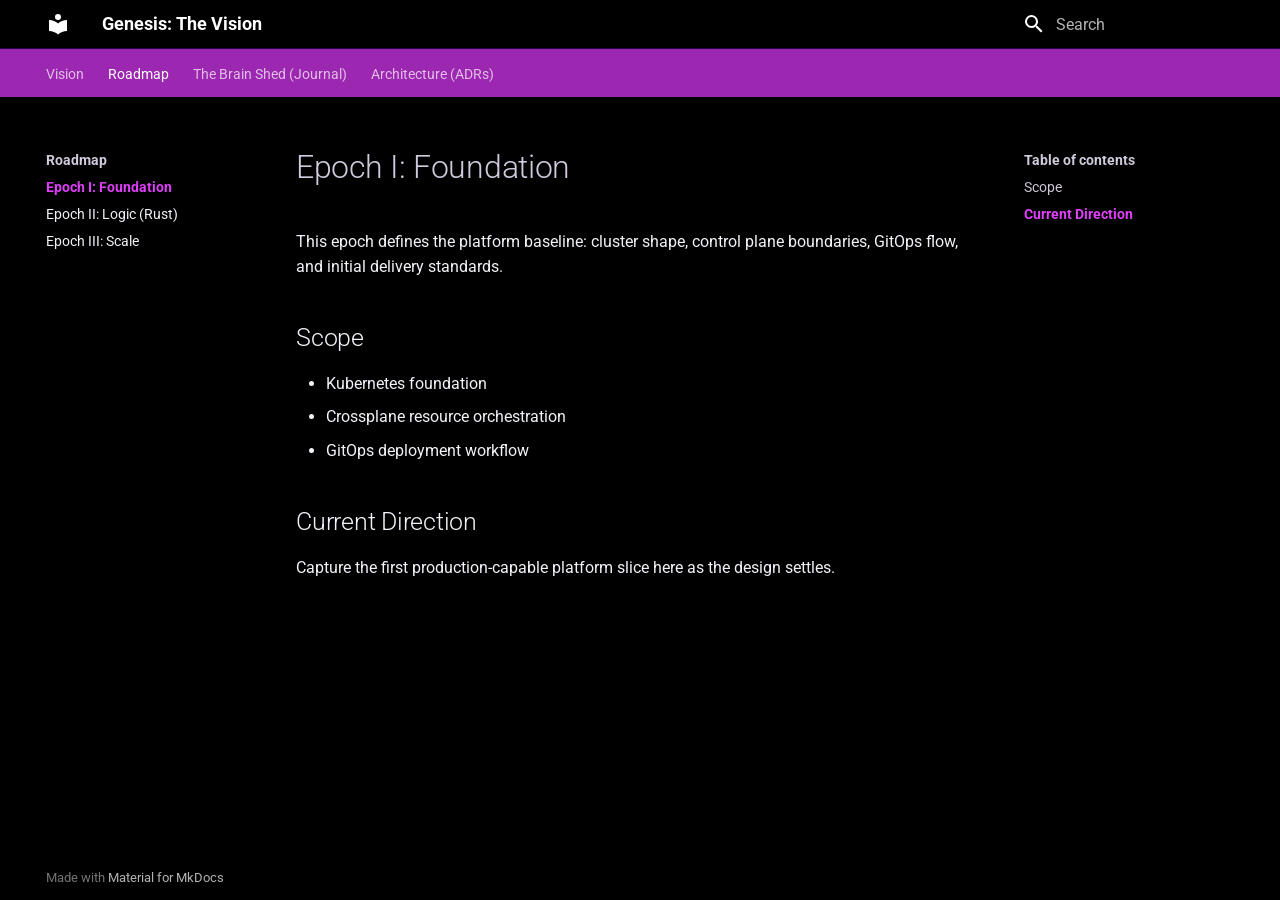
<file: site/epochs/epoch-1/index.html>
<!doctype html>
<html lang="en" class="no-js">
  <head>
    
      <meta charset="utf-8">
      <meta name="viewport" content="width=device-width,initial-scale=1">
      
      
        <meta name="author" content="Oluwasegun Matthews">
      
      
        <link rel="canonical" href="https://exxeon.github.io/project-genesis/epochs/epoch-1/">
      
      
        <link rel="prev" href="../..">
      
      
        <link rel="next" href="../epoch-2/">
      
      
        
      
      
      <link rel="icon" href="../../assets/images/favicon.png">
      <meta name="generator" content="mkdocs-1.6.1, mkdocs-material-9.7.6">
    
    
      
        <title>Epoch I: Foundation - Genesis: The Vision</title>
      
    
    
      <link rel="stylesheet" href="../../assets/stylesheets/main.484c7ddc.min.css">
      
        
        <link rel="stylesheet" href="../../assets/stylesheets/palette.ab4e12ef.min.css">
      
      


    
    
      
    
    
      
        
        
        <link rel="preconnect" href="https://fonts.gstatic.com" crossorigin>
        <link rel="stylesheet" href="https://fonts.googleapis.com/css?family=Roboto:300,300i,400,400i,700,700i%7CRoboto+Mono:400,400i,700,700i&display=fallback">
        <style>:root{--md-text-font:"Roboto";--md-code-font:"Roboto Mono"}</style>
      
    
    
      <link rel="stylesheet" href="../../stylesheets/extra.css">
    
    <script>__md_scope=new URL("../..",location),__md_hash=e=>[...e].reduce(((e,_)=>(e<<5)-e+_.charCodeAt(0)),0),__md_get=(e,_=localStorage,t=__md_scope)=>JSON.parse(_.getItem(t.pathname+"."+e)),__md_set=(e,_,t=localStorage,a=__md_scope)=>{try{t.setItem(a.pathname+"."+e,JSON.stringify(_))}catch(e){}}</script>
    
      

    
    
  </head>
  
  
    
    
      
    
    
    
    
    <body dir="ltr" data-md-color-scheme="genesis-dark" data-md-color-primary="deep-purple" data-md-color-accent="deep-purple">
  
    
    <input class="md-toggle" data-md-toggle="drawer" type="checkbox" id="__drawer" autocomplete="off">
    <input class="md-toggle" data-md-toggle="search" type="checkbox" id="__search" autocomplete="off">
    <label class="md-overlay" for="__drawer"></label>
    <div data-md-component="skip">
      
        
        <a href="#epoch-i-foundation" class="md-skip">
          Skip to content
        </a>
      
    </div>
    <div data-md-component="announce">
      
    </div>
    
    
      

<header class="md-header" data-md-component="header">
  <nav class="md-header__inner md-grid" aria-label="Header">
    <a href="../.." title="Genesis: The Vision" class="md-header__button md-logo" aria-label="Genesis: The Vision" data-md-component="logo">
      
  
  <svg xmlns="http://www.w3.org/2000/svg" viewBox="0 0 24 24"><path d="M12 8a3 3 0 0 0 3-3 3 3 0 0 0-3-3 3 3 0 0 0-3 3 3 3 0 0 0 3 3m0 3.54C9.64 9.35 6.5 8 3 8v11c3.5 0 6.64 1.35 9 3.54 2.36-2.19 5.5-3.54 9-3.54V8c-3.5 0-6.64 1.35-9 3.54"/></svg>

    </a>
    <label class="md-header__button md-icon" for="__drawer">
      
      <svg xmlns="http://www.w3.org/2000/svg" viewBox="0 0 24 24"><path d="M3 6h18v2H3zm0 5h18v2H3zm0 5h18v2H3z"/></svg>
    </label>
    <div class="md-header__title" data-md-component="header-title">
      <div class="md-header__ellipsis">
        <div class="md-header__topic">
          <span class="md-ellipsis">
            Genesis: The Vision
          </span>
        </div>
        <div class="md-header__topic" data-md-component="header-topic">
          <span class="md-ellipsis">
            
              Epoch I: Foundation
            
          </span>
        </div>
      </div>
    </div>
    
      
        <form class="md-header__option" data-md-component="palette">
  
    
    
    
    <input class="md-option" data-md-color-media="" data-md-color-scheme="genesis-dark" data-md-color-primary="deep-purple" data-md-color-accent="deep-purple"  aria-hidden="true"  type="radio" name="__palette" id="__palette_0">
    
  
</form>
      
    
    
      <script>var palette=__md_get("__palette");if(palette&&palette.color){if("(prefers-color-scheme)"===palette.color.media){var media=matchMedia("(prefers-color-scheme: light)"),input=document.querySelector(media.matches?"[data-md-color-media='(prefers-color-scheme: light)']":"[data-md-color-media='(prefers-color-scheme: dark)']");palette.color.media=input.getAttribute("data-md-color-media"),palette.color.scheme=input.getAttribute("data-md-color-scheme"),palette.color.primary=input.getAttribute("data-md-color-primary"),palette.color.accent=input.getAttribute("data-md-color-accent")}for(var[key,value]of Object.entries(palette.color))document.body.setAttribute("data-md-color-"+key,value)}</script>
    
    
    
      
      
        <label class="md-header__button md-icon" for="__search">
          
          <svg xmlns="http://www.w3.org/2000/svg" viewBox="0 0 24 24"><path d="M9.5 3A6.5 6.5 0 0 1 16 9.5c0 1.61-.59 3.09-1.56 4.23l.27.27h.79l5 5-1.5 1.5-5-5v-.79l-.27-.27A6.52 6.52 0 0 1 9.5 16 6.5 6.5 0 0 1 3 9.5 6.5 6.5 0 0 1 9.5 3m0 2C7 5 5 7 5 9.5S7 14 9.5 14 14 12 14 9.5 12 5 9.5 5"/></svg>
        </label>
        <div class="md-search" data-md-component="search" role="dialog">
  <label class="md-search__overlay" for="__search"></label>
  <div class="md-search__inner" role="search">
    <form class="md-search__form" name="search">
      <input type="text" class="md-search__input" name="query" aria-label="Search" placeholder="Search" autocapitalize="off" autocorrect="off" autocomplete="off" spellcheck="false" data-md-component="search-query" required>
      <label class="md-search__icon md-icon" for="__search">
        
        <svg xmlns="http://www.w3.org/2000/svg" viewBox="0 0 24 24"><path d="M9.5 3A6.5 6.5 0 0 1 16 9.5c0 1.61-.59 3.09-1.56 4.23l.27.27h.79l5 5-1.5 1.5-5-5v-.79l-.27-.27A6.52 6.52 0 0 1 9.5 16 6.5 6.5 0 0 1 3 9.5 6.5 6.5 0 0 1 9.5 3m0 2C7 5 5 7 5 9.5S7 14 9.5 14 14 12 14 9.5 12 5 9.5 5"/></svg>
        
        <svg xmlns="http://www.w3.org/2000/svg" viewBox="0 0 24 24"><path d="M20 11v2H8l5.5 5.5-1.42 1.42L4.16 12l7.92-7.92L13.5 5.5 8 11z"/></svg>
      </label>
      <nav class="md-search__options" aria-label="Search">
        
        <button type="reset" class="md-search__icon md-icon" title="Clear" aria-label="Clear" tabindex="-1">
          
          <svg xmlns="http://www.w3.org/2000/svg" viewBox="0 0 24 24"><path d="M19 6.41 17.59 5 12 10.59 6.41 5 5 6.41 10.59 12 5 17.59 6.41 19 12 13.41 17.59 19 19 17.59 13.41 12z"/></svg>
        </button>
      </nav>
      
    </form>
    <div class="md-search__output">
      <div class="md-search__scrollwrap" tabindex="0" data-md-scrollfix>
        <div class="md-search-result" data-md-component="search-result">
          <div class="md-search-result__meta">
            Initializing search
          </div>
          <ol class="md-search-result__list" role="presentation"></ol>
        </div>
      </div>
    </div>
  </div>
</div>
      
    
    
  </nav>
  
</header>
    
    <div class="md-container" data-md-component="container">
      
      
        
          
            
<nav class="md-tabs" aria-label="Tabs" data-md-component="tabs">
  <div class="md-grid">
    <ul class="md-tabs__list">
      
        
  
  
  
  
    <li class="md-tabs__item">
      <a href="../.." class="md-tabs__link">
        
  
  
    
  
  Vision

      </a>
    </li>
  

      
        
  
  
  
    
  
  
    
    
      <li class="md-tabs__item md-tabs__item--active">
        <a href="./" class="md-tabs__link">
          
  
  
  Roadmap

        </a>
      </li>
    
  

      
        
  
  
  
  
    
    
      <li class="md-tabs__item">
        <a href="../../brain-shed/current/" class="md-tabs__link">
          
  
  
  The Brain Shed (Journal)

        </a>
      </li>
    
  

      
        
  
  
  
  
    
    
      <li class="md-tabs__item">
        <a href="../../adr/001-rust/" class="md-tabs__link">
          
  
  
  Architecture (ADRs)

        </a>
      </li>
    
  

      
    </ul>
  </div>
</nav>
          
        
      
      <main class="md-main" data-md-component="main">
        <div class="md-main__inner md-grid">
          
            
              
              <div class="md-sidebar md-sidebar--primary" data-md-component="sidebar" data-md-type="navigation" >
                <div class="md-sidebar__scrollwrap">
                  <div class="md-sidebar__inner">
                    


  


<nav class="md-nav md-nav--primary md-nav--lifted" aria-label="Navigation" data-md-level="0">
  <label class="md-nav__title" for="__drawer">
    <a href="../.." title="Genesis: The Vision" class="md-nav__button md-logo" aria-label="Genesis: The Vision" data-md-component="logo">
      
  
  <svg xmlns="http://www.w3.org/2000/svg" viewBox="0 0 24 24"><path d="M12 8a3 3 0 0 0 3-3 3 3 0 0 0-3-3 3 3 0 0 0-3 3 3 3 0 0 0 3 3m0 3.54C9.64 9.35 6.5 8 3 8v11c3.5 0 6.64 1.35 9 3.54 2.36-2.19 5.5-3.54 9-3.54V8c-3.5 0-6.64 1.35-9 3.54"/></svg>

    </a>
    Genesis: The Vision
  </label>
  
  <ul class="md-nav__list" data-md-scrollfix>
    
      
      
  
  
  
  
    <li class="md-nav__item">
      <a href="../.." class="md-nav__link">
        
  
  
  <span class="md-ellipsis">
    
  
    Vision
  

    
  </span>
  
  

      </a>
    </li>
  

    
      
      
  
  
    
  
  
  
    
    
    
    
      
        
        
      
      
        
      
    
    
    <li class="md-nav__item md-nav__item--active md-nav__item--section md-nav__item--nested">
      
        
        
        <input class="md-nav__toggle md-toggle " type="checkbox" id="__nav_2" checked>
        
          
          <label class="md-nav__link" for="__nav_2" id="__nav_2_label" tabindex="">
            
  
  
  <span class="md-ellipsis">
    
  
    Roadmap
  

    
  </span>
  
  

            <span class="md-nav__icon md-icon"></span>
          </label>
        
        <nav class="md-nav" data-md-level="1" aria-labelledby="__nav_2_label" aria-expanded="true">
          <label class="md-nav__title" for="__nav_2">
            <span class="md-nav__icon md-icon"></span>
            
  
    Roadmap
  

          </label>
          <ul class="md-nav__list" data-md-scrollfix>
            
              
                
  
  
    
  
  
  
    <li class="md-nav__item md-nav__item--active">
      
      <input class="md-nav__toggle md-toggle" type="checkbox" id="__toc">
      
      
        
      
      
        <label class="md-nav__link md-nav__link--active" for="__toc">
          
  
  
  <span class="md-ellipsis">
    
  
    Epoch I: Foundation
  

    
  </span>
  
  

          <span class="md-nav__icon md-icon"></span>
        </label>
      
      <a href="./" class="md-nav__link md-nav__link--active">
        
  
  
  <span class="md-ellipsis">
    
  
    Epoch I: Foundation
  

    
  </span>
  
  

      </a>
      
        

<nav class="md-nav md-nav--secondary" aria-label="Table of contents">
  
  
  
    
  
  
    <label class="md-nav__title" for="__toc">
      <span class="md-nav__icon md-icon"></span>
      Table of contents
    </label>
    <ul class="md-nav__list" data-md-component="toc" data-md-scrollfix>
      
        <li class="md-nav__item">
  <a href="#scope" class="md-nav__link">
    <span class="md-ellipsis">
      
        Scope
      
    </span>
  </a>
  
</li>
      
        <li class="md-nav__item">
  <a href="#current-direction" class="md-nav__link">
    <span class="md-ellipsis">
      
        Current Direction
      
    </span>
  </a>
  
</li>
      
    </ul>
  
</nav>
      
    </li>
  

              
            
              
                
  
  
  
  
    <li class="md-nav__item">
      <a href="../epoch-2/" class="md-nav__link">
        
  
  
  <span class="md-ellipsis">
    
  
    Epoch II: Logic (Rust)
  

    
  </span>
  
  

      </a>
    </li>
  

              
            
              
                
  
  
  
  
    <li class="md-nav__item">
      <a href="../epoch-3/" class="md-nav__link">
        
  
  
  <span class="md-ellipsis">
    
  
    Epoch III: Scale
  

    
  </span>
  
  

      </a>
    </li>
  

              
            
          </ul>
        </nav>
      
    </li>
  

    
      
      
  
  
  
  
    
    
    
    
      
      
        
      
    
    
    <li class="md-nav__item md-nav__item--nested">
      
        
        
          
        
        <input class="md-nav__toggle md-toggle md-toggle--indeterminate" type="checkbox" id="__nav_3" >
        
          
          <label class="md-nav__link" for="__nav_3" id="__nav_3_label" tabindex="0">
            
  
  
  <span class="md-ellipsis">
    
  
    The Brain Shed (Journal)
  

    
  </span>
  
  

            <span class="md-nav__icon md-icon"></span>
          </label>
        
        <nav class="md-nav" data-md-level="1" aria-labelledby="__nav_3_label" aria-expanded="false">
          <label class="md-nav__title" for="__nav_3">
            <span class="md-nav__icon md-icon"></span>
            
  
    The Brain Shed (Journal)
  

          </label>
          <ul class="md-nav__list" data-md-scrollfix>
            
              
                
  
  
  
  
    <li class="md-nav__item">
      <a href="../../brain-shed/current/" class="md-nav__link">
        
  
  
  <span class="md-ellipsis">
    
  
    Recent Thoughts
  

    
  </span>
  
  

      </a>
    </li>
  

              
            
              
                
  
  
  
  
    <li class="md-nav__item">
      <a href="../../brain-shed/archive/" class="md-nav__link">
        
  
  
  <span class="md-ellipsis">
    
  
    Archive
  

    
  </span>
  
  

      </a>
    </li>
  

              
            
          </ul>
        </nav>
      
    </li>
  

    
      
      
  
  
  
  
    
    
    
    
      
      
        
      
    
    
    <li class="md-nav__item md-nav__item--nested">
      
        
        
          
        
        <input class="md-nav__toggle md-toggle md-toggle--indeterminate" type="checkbox" id="__nav_4" >
        
          
          <label class="md-nav__link" for="__nav_4" id="__nav_4_label" tabindex="0">
            
  
  
  <span class="md-ellipsis">
    
  
    Architecture (ADRs)
  

    
  </span>
  
  

            <span class="md-nav__icon md-icon"></span>
          </label>
        
        <nav class="md-nav" data-md-level="1" aria-labelledby="__nav_4_label" aria-expanded="false">
          <label class="md-nav__title" for="__nav_4">
            <span class="md-nav__icon md-icon"></span>
            
  
    Architecture (ADRs)
  

          </label>
          <ul class="md-nav__list" data-md-scrollfix>
            
              
                
  
  
  
  
    <li class="md-nav__item">
      <a href="../../adr/001-rust/" class="md-nav__link">
        
  
  
  <span class="md-ellipsis">
    
  
    ADR 001: Language Choice
  

    
  </span>
  
  

      </a>
    </li>
  

              
            
          </ul>
        </nav>
      
    </li>
  

    
  </ul>
</nav>
                  </div>
                </div>
              </div>
            
            
              
              <div class="md-sidebar md-sidebar--secondary" data-md-component="sidebar" data-md-type="toc" >
                <div class="md-sidebar__scrollwrap">
                  <div class="md-sidebar__inner">
                    

<nav class="md-nav md-nav--secondary" aria-label="Table of contents">
  
  
  
    
  
  
    <label class="md-nav__title" for="__toc">
      <span class="md-nav__icon md-icon"></span>
      Table of contents
    </label>
    <ul class="md-nav__list" data-md-component="toc" data-md-scrollfix>
      
        <li class="md-nav__item">
  <a href="#scope" class="md-nav__link">
    <span class="md-ellipsis">
      
        Scope
      
    </span>
  </a>
  
</li>
      
        <li class="md-nav__item">
  <a href="#current-direction" class="md-nav__link">
    <span class="md-ellipsis">
      
        Current Direction
      
    </span>
  </a>
  
</li>
      
    </ul>
  
</nav>
                  </div>
                </div>
              </div>
            
          
          
            <div class="md-content" data-md-component="content">
              
              <article class="md-content__inner md-typeset">
                
                  



<h1 id="epoch-i-foundation">Epoch I: Foundation</h1>
<p>This epoch defines the platform baseline: cluster shape, control plane boundaries, GitOps flow, and initial delivery standards.</p>
<h2 id="scope">Scope</h2>
<ul>
<li>Kubernetes foundation</li>
<li>Crossplane resource orchestration</li>
<li>GitOps deployment workflow</li>
</ul>
<h2 id="current-direction">Current Direction</h2>
<p>Capture the first production-capable platform slice here as the design settles.</p>












                
              </article>
            </div>
          
          
<script>var target=document.getElementById(location.hash.slice(1));target&&target.name&&(target.checked=target.name.startsWith("__tabbed_"))</script>
        </div>
        
      </main>
      
        <footer class="md-footer">
  
  <div class="md-footer-meta md-typeset">
    <div class="md-footer-meta__inner md-grid">
      <div class="md-copyright">
  
  
    Made with
    <a href="https://squidfunk.github.io/mkdocs-material/" target="_blank" rel="noopener">
      Material for MkDocs
    </a>
  
</div>
      
    </div>
  </div>
</footer>
      
    </div>
    <div class="md-dialog" data-md-component="dialog">
      <div class="md-dialog__inner md-typeset"></div>
    </div>
    
    
    
      
      
      <script id="__config" type="application/json">{"annotate": null, "base": "../..", "features": ["navigation.tabs", "navigation.sections", "navigation.expand", "content.code.copy", "toc.follow"], "search": "../../assets/javascripts/workers/search.2c215733.min.js", "tags": null, "translations": {"clipboard.copied": "Copied to clipboard", "clipboard.copy": "Copy to clipboard", "search.result.more.one": "1 more on this page", "search.result.more.other": "# more on this page", "search.result.none": "No matching documents", "search.result.one": "1 matching document", "search.result.other": "# matching documents", "search.result.placeholder": "Type to start searching", "search.result.term.missing": "Missing", "select.version": "Select version"}, "version": null}</script>
    
    
      <script src="../../assets/javascripts/bundle.79ae519e.min.js"></script>
      
    
  </body>
</html>
</file>
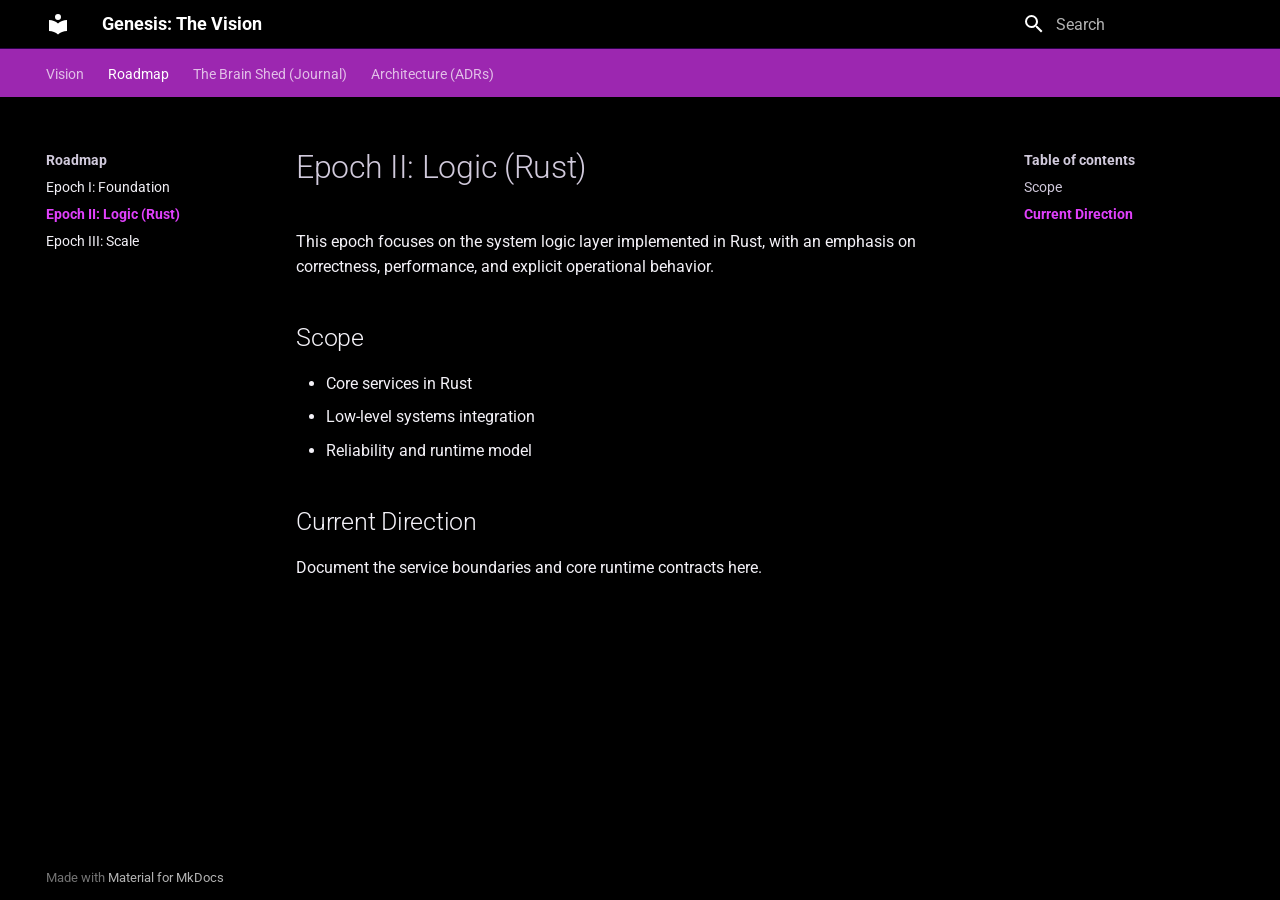
<file: site/epochs/epoch-2/index.html>
<!doctype html>
<html lang="en" class="no-js">
  <head>
    
      <meta charset="utf-8">
      <meta name="viewport" content="width=device-width,initial-scale=1">
      
      
        <meta name="author" content="Oluwasegun Matthews">
      
      
        <link rel="canonical" href="https://exxeon.github.io/project-genesis/epochs/epoch-2/">
      
      
        <link rel="prev" href="../epoch-1/">
      
      
        <link rel="next" href="../epoch-3/">
      
      
        
      
      
      <link rel="icon" href="../../assets/images/favicon.png">
      <meta name="generator" content="mkdocs-1.6.1, mkdocs-material-9.7.6">
    
    
      
        <title>Epoch II: Logic (Rust) - Genesis: The Vision</title>
      
    
    
      <link rel="stylesheet" href="../../assets/stylesheets/main.484c7ddc.min.css">
      
        
        <link rel="stylesheet" href="../../assets/stylesheets/palette.ab4e12ef.min.css">
      
      


    
    
      
    
    
      
        
        
        <link rel="preconnect" href="https://fonts.gstatic.com" crossorigin>
        <link rel="stylesheet" href="https://fonts.googleapis.com/css?family=Roboto:300,300i,400,400i,700,700i%7CRoboto+Mono:400,400i,700,700i&display=fallback">
        <style>:root{--md-text-font:"Roboto";--md-code-font:"Roboto Mono"}</style>
      
    
    
      <link rel="stylesheet" href="../../stylesheets/extra.css">
    
    <script>__md_scope=new URL("../..",location),__md_hash=e=>[...e].reduce(((e,_)=>(e<<5)-e+_.charCodeAt(0)),0),__md_get=(e,_=localStorage,t=__md_scope)=>JSON.parse(_.getItem(t.pathname+"."+e)),__md_set=(e,_,t=localStorage,a=__md_scope)=>{try{t.setItem(a.pathname+"."+e,JSON.stringify(_))}catch(e){}}</script>
    
      

    
    
  </head>
  
  
    
    
      
    
    
    
    
    <body dir="ltr" data-md-color-scheme="genesis-dark" data-md-color-primary="deep-purple" data-md-color-accent="deep-purple">
  
    
    <input class="md-toggle" data-md-toggle="drawer" type="checkbox" id="__drawer" autocomplete="off">
    <input class="md-toggle" data-md-toggle="search" type="checkbox" id="__search" autocomplete="off">
    <label class="md-overlay" for="__drawer"></label>
    <div data-md-component="skip">
      
        
        <a href="#epoch-ii-logic-rust" class="md-skip">
          Skip to content
        </a>
      
    </div>
    <div data-md-component="announce">
      
    </div>
    
    
      

<header class="md-header" data-md-component="header">
  <nav class="md-header__inner md-grid" aria-label="Header">
    <a href="../.." title="Genesis: The Vision" class="md-header__button md-logo" aria-label="Genesis: The Vision" data-md-component="logo">
      
  
  <svg xmlns="http://www.w3.org/2000/svg" viewBox="0 0 24 24"><path d="M12 8a3 3 0 0 0 3-3 3 3 0 0 0-3-3 3 3 0 0 0-3 3 3 3 0 0 0 3 3m0 3.54C9.64 9.35 6.5 8 3 8v11c3.5 0 6.64 1.35 9 3.54 2.36-2.19 5.5-3.54 9-3.54V8c-3.5 0-6.64 1.35-9 3.54"/></svg>

    </a>
    <label class="md-header__button md-icon" for="__drawer">
      
      <svg xmlns="http://www.w3.org/2000/svg" viewBox="0 0 24 24"><path d="M3 6h18v2H3zm0 5h18v2H3zm0 5h18v2H3z"/></svg>
    </label>
    <div class="md-header__title" data-md-component="header-title">
      <div class="md-header__ellipsis">
        <div class="md-header__topic">
          <span class="md-ellipsis">
            Genesis: The Vision
          </span>
        </div>
        <div class="md-header__topic" data-md-component="header-topic">
          <span class="md-ellipsis">
            
              Epoch II: Logic (Rust)
            
          </span>
        </div>
      </div>
    </div>
    
      
        <form class="md-header__option" data-md-component="palette">
  
    
    
    
    <input class="md-option" data-md-color-media="" data-md-color-scheme="genesis-dark" data-md-color-primary="deep-purple" data-md-color-accent="deep-purple"  aria-hidden="true"  type="radio" name="__palette" id="__palette_0">
    
  
</form>
      
    
    
      <script>var palette=__md_get("__palette");if(palette&&palette.color){if("(prefers-color-scheme)"===palette.color.media){var media=matchMedia("(prefers-color-scheme: light)"),input=document.querySelector(media.matches?"[data-md-color-media='(prefers-color-scheme: light)']":"[data-md-color-media='(prefers-color-scheme: dark)']");palette.color.media=input.getAttribute("data-md-color-media"),palette.color.scheme=input.getAttribute("data-md-color-scheme"),palette.color.primary=input.getAttribute("data-md-color-primary"),palette.color.accent=input.getAttribute("data-md-color-accent")}for(var[key,value]of Object.entries(palette.color))document.body.setAttribute("data-md-color-"+key,value)}</script>
    
    
    
      
      
        <label class="md-header__button md-icon" for="__search">
          
          <svg xmlns="http://www.w3.org/2000/svg" viewBox="0 0 24 24"><path d="M9.5 3A6.5 6.5 0 0 1 16 9.5c0 1.61-.59 3.09-1.56 4.23l.27.27h.79l5 5-1.5 1.5-5-5v-.79l-.27-.27A6.52 6.52 0 0 1 9.5 16 6.5 6.5 0 0 1 3 9.5 6.5 6.5 0 0 1 9.5 3m0 2C7 5 5 7 5 9.5S7 14 9.5 14 14 12 14 9.5 12 5 9.5 5"/></svg>
        </label>
        <div class="md-search" data-md-component="search" role="dialog">
  <label class="md-search__overlay" for="__search"></label>
  <div class="md-search__inner" role="search">
    <form class="md-search__form" name="search">
      <input type="text" class="md-search__input" name="query" aria-label="Search" placeholder="Search" autocapitalize="off" autocorrect="off" autocomplete="off" spellcheck="false" data-md-component="search-query" required>
      <label class="md-search__icon md-icon" for="__search">
        
        <svg xmlns="http://www.w3.org/2000/svg" viewBox="0 0 24 24"><path d="M9.5 3A6.5 6.5 0 0 1 16 9.5c0 1.61-.59 3.09-1.56 4.23l.27.27h.79l5 5-1.5 1.5-5-5v-.79l-.27-.27A6.52 6.52 0 0 1 9.5 16 6.5 6.5 0 0 1 3 9.5 6.5 6.5 0 0 1 9.5 3m0 2C7 5 5 7 5 9.5S7 14 9.5 14 14 12 14 9.5 12 5 9.5 5"/></svg>
        
        <svg xmlns="http://www.w3.org/2000/svg" viewBox="0 0 24 24"><path d="M20 11v2H8l5.5 5.5-1.42 1.42L4.16 12l7.92-7.92L13.5 5.5 8 11z"/></svg>
      </label>
      <nav class="md-search__options" aria-label="Search">
        
        <button type="reset" class="md-search__icon md-icon" title="Clear" aria-label="Clear" tabindex="-1">
          
          <svg xmlns="http://www.w3.org/2000/svg" viewBox="0 0 24 24"><path d="M19 6.41 17.59 5 12 10.59 6.41 5 5 6.41 10.59 12 5 17.59 6.41 19 12 13.41 17.59 19 19 17.59 13.41 12z"/></svg>
        </button>
      </nav>
      
    </form>
    <div class="md-search__output">
      <div class="md-search__scrollwrap" tabindex="0" data-md-scrollfix>
        <div class="md-search-result" data-md-component="search-result">
          <div class="md-search-result__meta">
            Initializing search
          </div>
          <ol class="md-search-result__list" role="presentation"></ol>
        </div>
      </div>
    </div>
  </div>
</div>
      
    
    
  </nav>
  
</header>
    
    <div class="md-container" data-md-component="container">
      
      
        
          
            
<nav class="md-tabs" aria-label="Tabs" data-md-component="tabs">
  <div class="md-grid">
    <ul class="md-tabs__list">
      
        
  
  
  
  
    <li class="md-tabs__item">
      <a href="../.." class="md-tabs__link">
        
  
  
    
  
  Vision

      </a>
    </li>
  

      
        
  
  
  
    
  
  
    
    
      <li class="md-tabs__item md-tabs__item--active">
        <a href="../epoch-1/" class="md-tabs__link">
          
  
  
  Roadmap

        </a>
      </li>
    
  

      
        
  
  
  
  
    
    
      <li class="md-tabs__item">
        <a href="../../brain-shed/current/" class="md-tabs__link">
          
  
  
  The Brain Shed (Journal)

        </a>
      </li>
    
  

      
        
  
  
  
  
    
    
      <li class="md-tabs__item">
        <a href="../../adr/001-rust/" class="md-tabs__link">
          
  
  
  Architecture (ADRs)

        </a>
      </li>
    
  

      
    </ul>
  </div>
</nav>
          
        
      
      <main class="md-main" data-md-component="main">
        <div class="md-main__inner md-grid">
          
            
              
              <div class="md-sidebar md-sidebar--primary" data-md-component="sidebar" data-md-type="navigation" >
                <div class="md-sidebar__scrollwrap">
                  <div class="md-sidebar__inner">
                    


  


<nav class="md-nav md-nav--primary md-nav--lifted" aria-label="Navigation" data-md-level="0">
  <label class="md-nav__title" for="__drawer">
    <a href="../.." title="Genesis: The Vision" class="md-nav__button md-logo" aria-label="Genesis: The Vision" data-md-component="logo">
      
  
  <svg xmlns="http://www.w3.org/2000/svg" viewBox="0 0 24 24"><path d="M12 8a3 3 0 0 0 3-3 3 3 0 0 0-3-3 3 3 0 0 0-3 3 3 3 0 0 0 3 3m0 3.54C9.64 9.35 6.5 8 3 8v11c3.5 0 6.64 1.35 9 3.54 2.36-2.19 5.5-3.54 9-3.54V8c-3.5 0-6.64 1.35-9 3.54"/></svg>

    </a>
    Genesis: The Vision
  </label>
  
  <ul class="md-nav__list" data-md-scrollfix>
    
      
      
  
  
  
  
    <li class="md-nav__item">
      <a href="../.." class="md-nav__link">
        
  
  
  <span class="md-ellipsis">
    
  
    Vision
  

    
  </span>
  
  

      </a>
    </li>
  

    
      
      
  
  
    
  
  
  
    
    
    
    
      
        
        
      
      
        
      
    
    
    <li class="md-nav__item md-nav__item--active md-nav__item--section md-nav__item--nested">
      
        
        
        <input class="md-nav__toggle md-toggle " type="checkbox" id="__nav_2" checked>
        
          
          <label class="md-nav__link" for="__nav_2" id="__nav_2_label" tabindex="">
            
  
  
  <span class="md-ellipsis">
    
  
    Roadmap
  

    
  </span>
  
  

            <span class="md-nav__icon md-icon"></span>
          </label>
        
        <nav class="md-nav" data-md-level="1" aria-labelledby="__nav_2_label" aria-expanded="true">
          <label class="md-nav__title" for="__nav_2">
            <span class="md-nav__icon md-icon"></span>
            
  
    Roadmap
  

          </label>
          <ul class="md-nav__list" data-md-scrollfix>
            
              
                
  
  
  
  
    <li class="md-nav__item">
      <a href="../epoch-1/" class="md-nav__link">
        
  
  
  <span class="md-ellipsis">
    
  
    Epoch I: Foundation
  

    
  </span>
  
  

      </a>
    </li>
  

              
            
              
                
  
  
    
  
  
  
    <li class="md-nav__item md-nav__item--active">
      
      <input class="md-nav__toggle md-toggle" type="checkbox" id="__toc">
      
      
        
      
      
        <label class="md-nav__link md-nav__link--active" for="__toc">
          
  
  
  <span class="md-ellipsis">
    
  
    Epoch II: Logic (Rust)
  

    
  </span>
  
  

          <span class="md-nav__icon md-icon"></span>
        </label>
      
      <a href="./" class="md-nav__link md-nav__link--active">
        
  
  
  <span class="md-ellipsis">
    
  
    Epoch II: Logic (Rust)
  

    
  </span>
  
  

      </a>
      
        

<nav class="md-nav md-nav--secondary" aria-label="Table of contents">
  
  
  
    
  
  
    <label class="md-nav__title" for="__toc">
      <span class="md-nav__icon md-icon"></span>
      Table of contents
    </label>
    <ul class="md-nav__list" data-md-component="toc" data-md-scrollfix>
      
        <li class="md-nav__item">
  <a href="#scope" class="md-nav__link">
    <span class="md-ellipsis">
      
        Scope
      
    </span>
  </a>
  
</li>
      
        <li class="md-nav__item">
  <a href="#current-direction" class="md-nav__link">
    <span class="md-ellipsis">
      
        Current Direction
      
    </span>
  </a>
  
</li>
      
    </ul>
  
</nav>
      
    </li>
  

              
            
              
                
  
  
  
  
    <li class="md-nav__item">
      <a href="../epoch-3/" class="md-nav__link">
        
  
  
  <span class="md-ellipsis">
    
  
    Epoch III: Scale
  

    
  </span>
  
  

      </a>
    </li>
  

              
            
          </ul>
        </nav>
      
    </li>
  

    
      
      
  
  
  
  
    
    
    
    
      
      
        
      
    
    
    <li class="md-nav__item md-nav__item--nested">
      
        
        
          
        
        <input class="md-nav__toggle md-toggle md-toggle--indeterminate" type="checkbox" id="__nav_3" >
        
          
          <label class="md-nav__link" for="__nav_3" id="__nav_3_label" tabindex="0">
            
  
  
  <span class="md-ellipsis">
    
  
    The Brain Shed (Journal)
  

    
  </span>
  
  

            <span class="md-nav__icon md-icon"></span>
          </label>
        
        <nav class="md-nav" data-md-level="1" aria-labelledby="__nav_3_label" aria-expanded="false">
          <label class="md-nav__title" for="__nav_3">
            <span class="md-nav__icon md-icon"></span>
            
  
    The Brain Shed (Journal)
  

          </label>
          <ul class="md-nav__list" data-md-scrollfix>
            
              
                
  
  
  
  
    <li class="md-nav__item">
      <a href="../../brain-shed/current/" class="md-nav__link">
        
  
  
  <span class="md-ellipsis">
    
  
    Recent Thoughts
  

    
  </span>
  
  

      </a>
    </li>
  

              
            
              
                
  
  
  
  
    <li class="md-nav__item">
      <a href="../../brain-shed/archive/" class="md-nav__link">
        
  
  
  <span class="md-ellipsis">
    
  
    Archive
  

    
  </span>
  
  

      </a>
    </li>
  

              
            
          </ul>
        </nav>
      
    </li>
  

    
      
      
  
  
  
  
    
    
    
    
      
      
        
      
    
    
    <li class="md-nav__item md-nav__item--nested">
      
        
        
          
        
        <input class="md-nav__toggle md-toggle md-toggle--indeterminate" type="checkbox" id="__nav_4" >
        
          
          <label class="md-nav__link" for="__nav_4" id="__nav_4_label" tabindex="0">
            
  
  
  <span class="md-ellipsis">
    
  
    Architecture (ADRs)
  

    
  </span>
  
  

            <span class="md-nav__icon md-icon"></span>
          </label>
        
        <nav class="md-nav" data-md-level="1" aria-labelledby="__nav_4_label" aria-expanded="false">
          <label class="md-nav__title" for="__nav_4">
            <span class="md-nav__icon md-icon"></span>
            
  
    Architecture (ADRs)
  

          </label>
          <ul class="md-nav__list" data-md-scrollfix>
            
              
                
  
  
  
  
    <li class="md-nav__item">
      <a href="../../adr/001-rust/" class="md-nav__link">
        
  
  
  <span class="md-ellipsis">
    
  
    ADR 001: Language Choice
  

    
  </span>
  
  

      </a>
    </li>
  

              
            
          </ul>
        </nav>
      
    </li>
  

    
  </ul>
</nav>
                  </div>
                </div>
              </div>
            
            
              
              <div class="md-sidebar md-sidebar--secondary" data-md-component="sidebar" data-md-type="toc" >
                <div class="md-sidebar__scrollwrap">
                  <div class="md-sidebar__inner">
                    

<nav class="md-nav md-nav--secondary" aria-label="Table of contents">
  
  
  
    
  
  
    <label class="md-nav__title" for="__toc">
      <span class="md-nav__icon md-icon"></span>
      Table of contents
    </label>
    <ul class="md-nav__list" data-md-component="toc" data-md-scrollfix>
      
        <li class="md-nav__item">
  <a href="#scope" class="md-nav__link">
    <span class="md-ellipsis">
      
        Scope
      
    </span>
  </a>
  
</li>
      
        <li class="md-nav__item">
  <a href="#current-direction" class="md-nav__link">
    <span class="md-ellipsis">
      
        Current Direction
      
    </span>
  </a>
  
</li>
      
    </ul>
  
</nav>
                  </div>
                </div>
              </div>
            
          
          
            <div class="md-content" data-md-component="content">
              
              <article class="md-content__inner md-typeset">
                
                  



<h1 id="epoch-ii-logic-rust">Epoch II: Logic (Rust)</h1>
<p>This epoch focuses on the system logic layer implemented in Rust, with an emphasis on correctness, performance, and explicit operational behavior.</p>
<h2 id="scope">Scope</h2>
<ul>
<li>Core services in Rust</li>
<li>Low-level systems integration</li>
<li>Reliability and runtime model</li>
</ul>
<h2 id="current-direction">Current Direction</h2>
<p>Document the service boundaries and core runtime contracts here.</p>












                
              </article>
            </div>
          
          
<script>var target=document.getElementById(location.hash.slice(1));target&&target.name&&(target.checked=target.name.startsWith("__tabbed_"))</script>
        </div>
        
      </main>
      
        <footer class="md-footer">
  
  <div class="md-footer-meta md-typeset">
    <div class="md-footer-meta__inner md-grid">
      <div class="md-copyright">
  
  
    Made with
    <a href="https://squidfunk.github.io/mkdocs-material/" target="_blank" rel="noopener">
      Material for MkDocs
    </a>
  
</div>
      
    </div>
  </div>
</footer>
      
    </div>
    <div class="md-dialog" data-md-component="dialog">
      <div class="md-dialog__inner md-typeset"></div>
    </div>
    
    
    
      
      
      <script id="__config" type="application/json">{"annotate": null, "base": "../..", "features": ["navigation.tabs", "navigation.sections", "navigation.expand", "content.code.copy", "toc.follow"], "search": "../../assets/javascripts/workers/search.2c215733.min.js", "tags": null, "translations": {"clipboard.copied": "Copied to clipboard", "clipboard.copy": "Copy to clipboard", "search.result.more.one": "1 more on this page", "search.result.more.other": "# more on this page", "search.result.none": "No matching documents", "search.result.one": "1 matching document", "search.result.other": "# matching documents", "search.result.placeholder": "Type to start searching", "search.result.term.missing": "Missing", "select.version": "Select version"}, "version": null}</script>
    
    
      <script src="../../assets/javascripts/bundle.79ae519e.min.js"></script>
      
    
  </body>
</html>
</file>
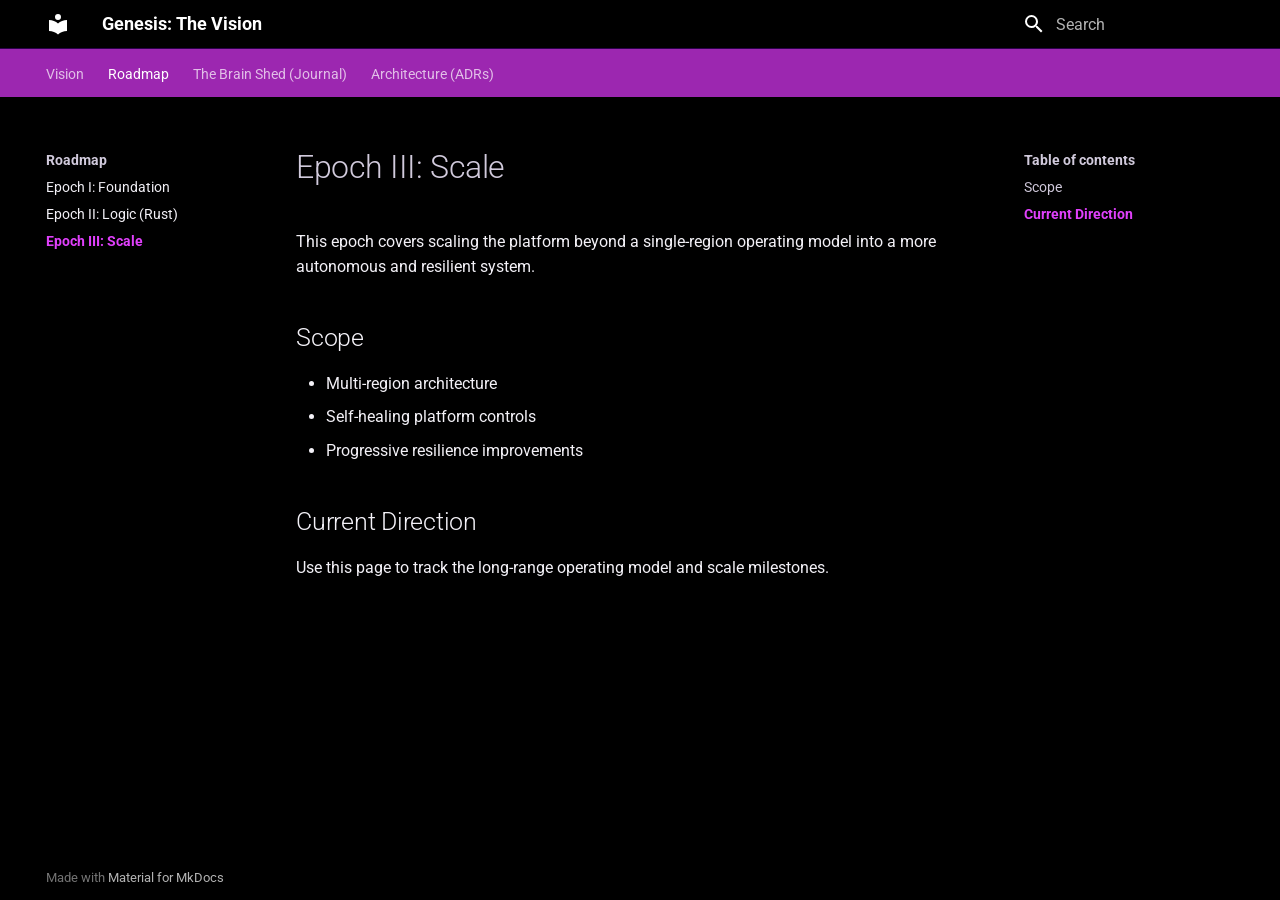
<file: site/epochs/epoch-3/index.html>
<!doctype html>
<html lang="en" class="no-js">
  <head>
    
      <meta charset="utf-8">
      <meta name="viewport" content="width=device-width,initial-scale=1">
      
      
        <meta name="author" content="Oluwasegun Matthews">
      
      
        <link rel="canonical" href="https://exxeon.github.io/project-genesis/epochs/epoch-3/">
      
      
        <link rel="prev" href="../epoch-2/">
      
      
        <link rel="next" href="../../brain-shed/current/">
      
      
        
      
      
      <link rel="icon" href="../../assets/images/favicon.png">
      <meta name="generator" content="mkdocs-1.6.1, mkdocs-material-9.7.6">
    
    
      
        <title>Epoch III: Scale - Genesis: The Vision</title>
      
    
    
      <link rel="stylesheet" href="../../assets/stylesheets/main.484c7ddc.min.css">
      
        
        <link rel="stylesheet" href="../../assets/stylesheets/palette.ab4e12ef.min.css">
      
      


    
    
      
    
    
      
        
        
        <link rel="preconnect" href="https://fonts.gstatic.com" crossorigin>
        <link rel="stylesheet" href="https://fonts.googleapis.com/css?family=Roboto:300,300i,400,400i,700,700i%7CRoboto+Mono:400,400i,700,700i&display=fallback">
        <style>:root{--md-text-font:"Roboto";--md-code-font:"Roboto Mono"}</style>
      
    
    
      <link rel="stylesheet" href="../../stylesheets/extra.css">
    
    <script>__md_scope=new URL("../..",location),__md_hash=e=>[...e].reduce(((e,_)=>(e<<5)-e+_.charCodeAt(0)),0),__md_get=(e,_=localStorage,t=__md_scope)=>JSON.parse(_.getItem(t.pathname+"."+e)),__md_set=(e,_,t=localStorage,a=__md_scope)=>{try{t.setItem(a.pathname+"."+e,JSON.stringify(_))}catch(e){}}</script>
    
      

    
    
  </head>
  
  
    
    
      
    
    
    
    
    <body dir="ltr" data-md-color-scheme="genesis-dark" data-md-color-primary="deep-purple" data-md-color-accent="deep-purple">
  
    
    <input class="md-toggle" data-md-toggle="drawer" type="checkbox" id="__drawer" autocomplete="off">
    <input class="md-toggle" data-md-toggle="search" type="checkbox" id="__search" autocomplete="off">
    <label class="md-overlay" for="__drawer"></label>
    <div data-md-component="skip">
      
        
        <a href="#epoch-iii-scale" class="md-skip">
          Skip to content
        </a>
      
    </div>
    <div data-md-component="announce">
      
    </div>
    
    
      

<header class="md-header" data-md-component="header">
  <nav class="md-header__inner md-grid" aria-label="Header">
    <a href="../.." title="Genesis: The Vision" class="md-header__button md-logo" aria-label="Genesis: The Vision" data-md-component="logo">
      
  
  <svg xmlns="http://www.w3.org/2000/svg" viewBox="0 0 24 24"><path d="M12 8a3 3 0 0 0 3-3 3 3 0 0 0-3-3 3 3 0 0 0-3 3 3 3 0 0 0 3 3m0 3.54C9.64 9.35 6.5 8 3 8v11c3.5 0 6.64 1.35 9 3.54 2.36-2.19 5.5-3.54 9-3.54V8c-3.5 0-6.64 1.35-9 3.54"/></svg>

    </a>
    <label class="md-header__button md-icon" for="__drawer">
      
      <svg xmlns="http://www.w3.org/2000/svg" viewBox="0 0 24 24"><path d="M3 6h18v2H3zm0 5h18v2H3zm0 5h18v2H3z"/></svg>
    </label>
    <div class="md-header__title" data-md-component="header-title">
      <div class="md-header__ellipsis">
        <div class="md-header__topic">
          <span class="md-ellipsis">
            Genesis: The Vision
          </span>
        </div>
        <div class="md-header__topic" data-md-component="header-topic">
          <span class="md-ellipsis">
            
              Epoch III: Scale
            
          </span>
        </div>
      </div>
    </div>
    
      
        <form class="md-header__option" data-md-component="palette">
  
    
    
    
    <input class="md-option" data-md-color-media="" data-md-color-scheme="genesis-dark" data-md-color-primary="deep-purple" data-md-color-accent="deep-purple"  aria-hidden="true"  type="radio" name="__palette" id="__palette_0">
    
  
</form>
      
    
    
      <script>var palette=__md_get("__palette");if(palette&&palette.color){if("(prefers-color-scheme)"===palette.color.media){var media=matchMedia("(prefers-color-scheme: light)"),input=document.querySelector(media.matches?"[data-md-color-media='(prefers-color-scheme: light)']":"[data-md-color-media='(prefers-color-scheme: dark)']");palette.color.media=input.getAttribute("data-md-color-media"),palette.color.scheme=input.getAttribute("data-md-color-scheme"),palette.color.primary=input.getAttribute("data-md-color-primary"),palette.color.accent=input.getAttribute("data-md-color-accent")}for(var[key,value]of Object.entries(palette.color))document.body.setAttribute("data-md-color-"+key,value)}</script>
    
    
    
      
      
        <label class="md-header__button md-icon" for="__search">
          
          <svg xmlns="http://www.w3.org/2000/svg" viewBox="0 0 24 24"><path d="M9.5 3A6.5 6.5 0 0 1 16 9.5c0 1.61-.59 3.09-1.56 4.23l.27.27h.79l5 5-1.5 1.5-5-5v-.79l-.27-.27A6.52 6.52 0 0 1 9.5 16 6.5 6.5 0 0 1 3 9.5 6.5 6.5 0 0 1 9.5 3m0 2C7 5 5 7 5 9.5S7 14 9.5 14 14 12 14 9.5 12 5 9.5 5"/></svg>
        </label>
        <div class="md-search" data-md-component="search" role="dialog">
  <label class="md-search__overlay" for="__search"></label>
  <div class="md-search__inner" role="search">
    <form class="md-search__form" name="search">
      <input type="text" class="md-search__input" name="query" aria-label="Search" placeholder="Search" autocapitalize="off" autocorrect="off" autocomplete="off" spellcheck="false" data-md-component="search-query" required>
      <label class="md-search__icon md-icon" for="__search">
        
        <svg xmlns="http://www.w3.org/2000/svg" viewBox="0 0 24 24"><path d="M9.5 3A6.5 6.5 0 0 1 16 9.5c0 1.61-.59 3.09-1.56 4.23l.27.27h.79l5 5-1.5 1.5-5-5v-.79l-.27-.27A6.52 6.52 0 0 1 9.5 16 6.5 6.5 0 0 1 3 9.5 6.5 6.5 0 0 1 9.5 3m0 2C7 5 5 7 5 9.5S7 14 9.5 14 14 12 14 9.5 12 5 9.5 5"/></svg>
        
        <svg xmlns="http://www.w3.org/2000/svg" viewBox="0 0 24 24"><path d="M20 11v2H8l5.5 5.5-1.42 1.42L4.16 12l7.92-7.92L13.5 5.5 8 11z"/></svg>
      </label>
      <nav class="md-search__options" aria-label="Search">
        
        <button type="reset" class="md-search__icon md-icon" title="Clear" aria-label="Clear" tabindex="-1">
          
          <svg xmlns="http://www.w3.org/2000/svg" viewBox="0 0 24 24"><path d="M19 6.41 17.59 5 12 10.59 6.41 5 5 6.41 10.59 12 5 17.59 6.41 19 12 13.41 17.59 19 19 17.59 13.41 12z"/></svg>
        </button>
      </nav>
      
    </form>
    <div class="md-search__output">
      <div class="md-search__scrollwrap" tabindex="0" data-md-scrollfix>
        <div class="md-search-result" data-md-component="search-result">
          <div class="md-search-result__meta">
            Initializing search
          </div>
          <ol class="md-search-result__list" role="presentation"></ol>
        </div>
      </div>
    </div>
  </div>
</div>
      
    
    
  </nav>
  
</header>
    
    <div class="md-container" data-md-component="container">
      
      
        
          
            
<nav class="md-tabs" aria-label="Tabs" data-md-component="tabs">
  <div class="md-grid">
    <ul class="md-tabs__list">
      
        
  
  
  
  
    <li class="md-tabs__item">
      <a href="../.." class="md-tabs__link">
        
  
  
    
  
  Vision

      </a>
    </li>
  

      
        
  
  
  
    
  
  
    
    
      <li class="md-tabs__item md-tabs__item--active">
        <a href="../epoch-1/" class="md-tabs__link">
          
  
  
  Roadmap

        </a>
      </li>
    
  

      
        
  
  
  
  
    
    
      <li class="md-tabs__item">
        <a href="../../brain-shed/current/" class="md-tabs__link">
          
  
  
  The Brain Shed (Journal)

        </a>
      </li>
    
  

      
        
  
  
  
  
    
    
      <li class="md-tabs__item">
        <a href="../../adr/001-rust/" class="md-tabs__link">
          
  
  
  Architecture (ADRs)

        </a>
      </li>
    
  

      
    </ul>
  </div>
</nav>
          
        
      
      <main class="md-main" data-md-component="main">
        <div class="md-main__inner md-grid">
          
            
              
              <div class="md-sidebar md-sidebar--primary" data-md-component="sidebar" data-md-type="navigation" >
                <div class="md-sidebar__scrollwrap">
                  <div class="md-sidebar__inner">
                    


  


<nav class="md-nav md-nav--primary md-nav--lifted" aria-label="Navigation" data-md-level="0">
  <label class="md-nav__title" for="__drawer">
    <a href="../.." title="Genesis: The Vision" class="md-nav__button md-logo" aria-label="Genesis: The Vision" data-md-component="logo">
      
  
  <svg xmlns="http://www.w3.org/2000/svg" viewBox="0 0 24 24"><path d="M12 8a3 3 0 0 0 3-3 3 3 0 0 0-3-3 3 3 0 0 0-3 3 3 3 0 0 0 3 3m0 3.54C9.64 9.35 6.5 8 3 8v11c3.5 0 6.64 1.35 9 3.54 2.36-2.19 5.5-3.54 9-3.54V8c-3.5 0-6.64 1.35-9 3.54"/></svg>

    </a>
    Genesis: The Vision
  </label>
  
  <ul class="md-nav__list" data-md-scrollfix>
    
      
      
  
  
  
  
    <li class="md-nav__item">
      <a href="../.." class="md-nav__link">
        
  
  
  <span class="md-ellipsis">
    
  
    Vision
  

    
  </span>
  
  

      </a>
    </li>
  

    
      
      
  
  
    
  
  
  
    
    
    
    
      
        
        
      
      
        
      
    
    
    <li class="md-nav__item md-nav__item--active md-nav__item--section md-nav__item--nested">
      
        
        
        <input class="md-nav__toggle md-toggle " type="checkbox" id="__nav_2" checked>
        
          
          <label class="md-nav__link" for="__nav_2" id="__nav_2_label" tabindex="">
            
  
  
  <span class="md-ellipsis">
    
  
    Roadmap
  

    
  </span>
  
  

            <span class="md-nav__icon md-icon"></span>
          </label>
        
        <nav class="md-nav" data-md-level="1" aria-labelledby="__nav_2_label" aria-expanded="true">
          <label class="md-nav__title" for="__nav_2">
            <span class="md-nav__icon md-icon"></span>
            
  
    Roadmap
  

          </label>
          <ul class="md-nav__list" data-md-scrollfix>
            
              
                
  
  
  
  
    <li class="md-nav__item">
      <a href="../epoch-1/" class="md-nav__link">
        
  
  
  <span class="md-ellipsis">
    
  
    Epoch I: Foundation
  

    
  </span>
  
  

      </a>
    </li>
  

              
            
              
                
  
  
  
  
    <li class="md-nav__item">
      <a href="../epoch-2/" class="md-nav__link">
        
  
  
  <span class="md-ellipsis">
    
  
    Epoch II: Logic (Rust)
  

    
  </span>
  
  

      </a>
    </li>
  

              
            
              
                
  
  
    
  
  
  
    <li class="md-nav__item md-nav__item--active">
      
      <input class="md-nav__toggle md-toggle" type="checkbox" id="__toc">
      
      
        
      
      
        <label class="md-nav__link md-nav__link--active" for="__toc">
          
  
  
  <span class="md-ellipsis">
    
  
    Epoch III: Scale
  

    
  </span>
  
  

          <span class="md-nav__icon md-icon"></span>
        </label>
      
      <a href="./" class="md-nav__link md-nav__link--active">
        
  
  
  <span class="md-ellipsis">
    
  
    Epoch III: Scale
  

    
  </span>
  
  

      </a>
      
        

<nav class="md-nav md-nav--secondary" aria-label="Table of contents">
  
  
  
    
  
  
    <label class="md-nav__title" for="__toc">
      <span class="md-nav__icon md-icon"></span>
      Table of contents
    </label>
    <ul class="md-nav__list" data-md-component="toc" data-md-scrollfix>
      
        <li class="md-nav__item">
  <a href="#scope" class="md-nav__link">
    <span class="md-ellipsis">
      
        Scope
      
    </span>
  </a>
  
</li>
      
        <li class="md-nav__item">
  <a href="#current-direction" class="md-nav__link">
    <span class="md-ellipsis">
      
        Current Direction
      
    </span>
  </a>
  
</li>
      
    </ul>
  
</nav>
      
    </li>
  

              
            
          </ul>
        </nav>
      
    </li>
  

    
      
      
  
  
  
  
    
    
    
    
      
      
        
      
    
    
    <li class="md-nav__item md-nav__item--nested">
      
        
        
          
        
        <input class="md-nav__toggle md-toggle md-toggle--indeterminate" type="checkbox" id="__nav_3" >
        
          
          <label class="md-nav__link" for="__nav_3" id="__nav_3_label" tabindex="0">
            
  
  
  <span class="md-ellipsis">
    
  
    The Brain Shed (Journal)
  

    
  </span>
  
  

            <span class="md-nav__icon md-icon"></span>
          </label>
        
        <nav class="md-nav" data-md-level="1" aria-labelledby="__nav_3_label" aria-expanded="false">
          <label class="md-nav__title" for="__nav_3">
            <span class="md-nav__icon md-icon"></span>
            
  
    The Brain Shed (Journal)
  

          </label>
          <ul class="md-nav__list" data-md-scrollfix>
            
              
                
  
  
  
  
    <li class="md-nav__item">
      <a href="../../brain-shed/current/" class="md-nav__link">
        
  
  
  <span class="md-ellipsis">
    
  
    Recent Thoughts
  

    
  </span>
  
  

      </a>
    </li>
  

              
            
              
                
  
  
  
  
    <li class="md-nav__item">
      <a href="../../brain-shed/archive/" class="md-nav__link">
        
  
  
  <span class="md-ellipsis">
    
  
    Archive
  

    
  </span>
  
  

      </a>
    </li>
  

              
            
          </ul>
        </nav>
      
    </li>
  

    
      
      
  
  
  
  
    
    
    
    
      
      
        
      
    
    
    <li class="md-nav__item md-nav__item--nested">
      
        
        
          
        
        <input class="md-nav__toggle md-toggle md-toggle--indeterminate" type="checkbox" id="__nav_4" >
        
          
          <label class="md-nav__link" for="__nav_4" id="__nav_4_label" tabindex="0">
            
  
  
  <span class="md-ellipsis">
    
  
    Architecture (ADRs)
  

    
  </span>
  
  

            <span class="md-nav__icon md-icon"></span>
          </label>
        
        <nav class="md-nav" data-md-level="1" aria-labelledby="__nav_4_label" aria-expanded="false">
          <label class="md-nav__title" for="__nav_4">
            <span class="md-nav__icon md-icon"></span>
            
  
    Architecture (ADRs)
  

          </label>
          <ul class="md-nav__list" data-md-scrollfix>
            
              
                
  
  
  
  
    <li class="md-nav__item">
      <a href="../../adr/001-rust/" class="md-nav__link">
        
  
  
  <span class="md-ellipsis">
    
  
    ADR 001: Language Choice
  

    
  </span>
  
  

      </a>
    </li>
  

              
            
          </ul>
        </nav>
      
    </li>
  

    
  </ul>
</nav>
                  </div>
                </div>
              </div>
            
            
              
              <div class="md-sidebar md-sidebar--secondary" data-md-component="sidebar" data-md-type="toc" >
                <div class="md-sidebar__scrollwrap">
                  <div class="md-sidebar__inner">
                    

<nav class="md-nav md-nav--secondary" aria-label="Table of contents">
  
  
  
    
  
  
    <label class="md-nav__title" for="__toc">
      <span class="md-nav__icon md-icon"></span>
      Table of contents
    </label>
    <ul class="md-nav__list" data-md-component="toc" data-md-scrollfix>
      
        <li class="md-nav__item">
  <a href="#scope" class="md-nav__link">
    <span class="md-ellipsis">
      
        Scope
      
    </span>
  </a>
  
</li>
      
        <li class="md-nav__item">
  <a href="#current-direction" class="md-nav__link">
    <span class="md-ellipsis">
      
        Current Direction
      
    </span>
  </a>
  
</li>
      
    </ul>
  
</nav>
                  </div>
                </div>
              </div>
            
          
          
            <div class="md-content" data-md-component="content">
              
              <article class="md-content__inner md-typeset">
                
                  



<h1 id="epoch-iii-scale">Epoch III: Scale</h1>
<p>This epoch covers scaling the platform beyond a single-region operating model into a more autonomous and resilient system.</p>
<h2 id="scope">Scope</h2>
<ul>
<li>Multi-region architecture</li>
<li>Self-healing platform controls</li>
<li>Progressive resilience improvements</li>
</ul>
<h2 id="current-direction">Current Direction</h2>
<p>Use this page to track the long-range operating model and scale milestones.</p>












                
              </article>
            </div>
          
          
<script>var target=document.getElementById(location.hash.slice(1));target&&target.name&&(target.checked=target.name.startsWith("__tabbed_"))</script>
        </div>
        
      </main>
      
        <footer class="md-footer">
  
  <div class="md-footer-meta md-typeset">
    <div class="md-footer-meta__inner md-grid">
      <div class="md-copyright">
  
  
    Made with
    <a href="https://squidfunk.github.io/mkdocs-material/" target="_blank" rel="noopener">
      Material for MkDocs
    </a>
  
</div>
      
    </div>
  </div>
</footer>
      
    </div>
    <div class="md-dialog" data-md-component="dialog">
      <div class="md-dialog__inner md-typeset"></div>
    </div>
    
    
    
      
      
      <script id="__config" type="application/json">{"annotate": null, "base": "../..", "features": ["navigation.tabs", "navigation.sections", "navigation.expand", "content.code.copy", "toc.follow"], "search": "../../assets/javascripts/workers/search.2c215733.min.js", "tags": null, "translations": {"clipboard.copied": "Copied to clipboard", "clipboard.copy": "Copy to clipboard", "search.result.more.one": "1 more on this page", "search.result.more.other": "# more on this page", "search.result.none": "No matching documents", "search.result.one": "1 matching document", "search.result.other": "# matching documents", "search.result.placeholder": "Type to start searching", "search.result.term.missing": "Missing", "select.version": "Select version"}, "version": null}</script>
    
    
      <script src="../../assets/javascripts/bundle.79ae519e.min.js"></script>
      
    
  </body>
</html>
</file>
<file: site/stylesheets/extra.css>
/* Deep Black Backgrounds */
[data-md-color-scheme="genesis-dark"] {
  --md-default-bg-color: #000000;
  --md-default-bg-color--light: #0a0a0a;
  --md-code-bg-color: #0d0d0d;
  --md-default-fg-color: #f3f1f7;
  --md-default-fg-color--light: #d1cadc;
  --md-default-fg-color--lighter: #a194b3;
  --md-typeset-color: #f3f1f7;
  --md-typeset-a-color: #e694ff;
  --md-typeset-mark-color: rgba(224, 64, 251, 0.25);
  --md-typeset-kbd-color: #17131d;
  --md-typeset-kbd-accent-color: #2b2238;
  --md-typeset-kbd-border-color: #3a2e4e;
  --md-admonition-bg-color: #0b0a0e;
  --md-footer-bg-color: #030304;
  --md-footer-bg-color--dark: #000000;
  
  /* Purple Accents */
  --md-primary-fg-color: #9c27b0;
  --md-primary-fg-color--light: #ba68c8;
  --md-primary-fg-color--dark: #7b1fa2;
  
  --md-accent-fg-color: #e040fb;
}

[data-md-color-scheme="genesis-dark"] .md-typeset code {
  color: #f2d8ff;
}

[data-md-color-scheme="genesis-dark"] .md-typeset pre code {
  color: #f3f1f7;
}

/* Make the sidebar and header blend into the black */
.md-header {
  background-color: #000000 !important;
  border-bottom: 1px solid #2d004d;
}

.md-nav__link--active {
  color: #e040fb !important;
  font-weight: bold;
}

/* Custom Purple Scrollbar */
::-webkit-scrollbar-thumb {
  background: #7b1fa2;
}
</file>
<file: site/assets/stylesheets/main.484c7ddc.min.css>
@charset "UTF-8";html{-webkit-text-size-adjust:none;-moz-text-size-adjust:none;text-size-adjust:none;box-sizing:border-box}*,:after,:before{box-sizing:inherit}@media (prefers-reduced-motion){*,:after,:before{transition:none!important}}body{margin:0}a,button,input,label{-webkit-tap-highlight-color:transparent}a{color:inherit;text-decoration:none}hr{border:0;box-sizing:initial;display:block;height:.05rem;overflow:visible;padding:0}small{font-size:80%}sub,sup{line-height:1em}img{border-style:none}table{border-collapse:initial;border-spacing:0}td,th{font-weight:400;vertical-align:top}button{background:#0000;border:0;font-family:inherit;font-size:inherit;margin:0;padding:0}input{border:0;outline:none}:root{--md-primary-fg-color:#4051b5;--md-primary-fg-color--light:#5d6cc0;--md-primary-fg-color--dark:#303fa1;--md-primary-bg-color:#fff;--md-primary-bg-color--light:#ffffffb3;--md-accent-fg-color:#526cfe;--md-accent-fg-color--transparent:#526cfe1a;--md-accent-bg-color:#fff;--md-accent-bg-color--light:#ffffffb3}[data-md-color-scheme=default]{color-scheme:light}[data-md-color-scheme=default] img[src$="#gh-dark-mode-only"],[data-md-color-scheme=default] img[src$="#only-dark"]{display:none}:root,[data-md-color-scheme=default]{--md-hue:225deg;--md-default-fg-color:#000000de;--md-default-fg-color--light:#0000008a;--md-default-fg-color--lighter:#00000052;--md-default-fg-color--lightest:#00000012;--md-default-bg-color:#fff;--md-default-bg-color--light:#ffffffb3;--md-default-bg-color--lighter:#ffffff4d;--md-default-bg-color--lightest:#ffffff1f;--md-code-fg-color:#36464e;--md-code-bg-color:#f5f5f5;--md-code-bg-color--light:#f5f5f5b3;--md-code-bg-color--lighter:#f5f5f54d;--md-code-hl-color:#4287ff;--md-code-hl-color--light:#4287ff1a;--md-code-hl-number-color:#d52a2a;--md-code-hl-special-color:#db1457;--md-code-hl-function-color:#a846b9;--md-code-hl-constant-color:#6e59d9;--md-code-hl-keyword-color:#3f6ec6;--md-code-hl-string-color:#1c7d4d;--md-code-hl-name-color:var(--md-code-fg-color);--md-code-hl-operator-color:var(--md-default-fg-color--light);--md-code-hl-punctuation-color:var(--md-default-fg-color--light);--md-code-hl-comment-color:var(--md-default-fg-color--light);--md-code-hl-generic-color:var(--md-default-fg-color--light);--md-code-hl-variable-color:var(--md-default-fg-color--light);--md-typeset-color:var(--md-default-fg-color);--md-typeset-a-color:var(--md-primary-fg-color);--md-typeset-del-color:#f5503d26;--md-typeset-ins-color:#0bd57026;--md-typeset-kbd-color:#fafafa;--md-typeset-kbd-accent-color:#fff;--md-typeset-kbd-border-color:#b8b8b8;--md-typeset-mark-color:#ffff0080;--md-typeset-table-color:#0000001f;--md-typeset-table-color--light:rgba(0,0,0,.035);--md-admonition-fg-color:var(--md-default-fg-color);--md-admonition-bg-color:var(--md-default-bg-color);--md-warning-fg-color:#000000de;--md-warning-bg-color:#ff9;--md-footer-fg-color:#fff;--md-footer-fg-color--light:#ffffffb3;--md-footer-fg-color--lighter:#ffffff73;--md-footer-bg-color:#000000de;--md-footer-bg-color--dark:#00000052;--md-shadow-z1:0 0.2rem 0.5rem #0000000d,0 0 0.05rem #0000001a;--md-shadow-z2:0 0.2rem 0.5rem #0000001a,0 0 0.05rem #00000040;--md-shadow-z3:0 0.2rem 0.5rem #0003,0 0 0.05rem #00000059}.md-icon svg{fill:currentcolor;display:block;height:1.2rem;width:1.2rem}body{-webkit-font-smoothing:antialiased;-moz-osx-font-smoothing:grayscale;--md-text-font-family:var(--md-text-font,_),-apple-system,BlinkMacSystemFont,Helvetica,Arial,sans-serif;--md-code-font-family:var(--md-code-font,_),SFMono-Regular,Consolas,Menlo,monospace}aside,body,input{font-feature-settings:"kern","liga";color:var(--md-typeset-color);font-family:var(--md-text-font-family)}code,kbd,pre{font-feature-settings:"kern";font-family:var(--md-code-font-family)}:root{--md-typeset-table-sort-icon:url('data:image/svg+xml;charset=utf-8,<svg xmlns="http://www.w3.org/2000/svg" viewBox="0 0 24 24"><path d="m18 21-4-4h3V7h-3l4-4 4 4h-3v10h3M2 19v-2h10v2M2 13v-2h7v2M2 7V5h4v2z"/></svg>');--md-typeset-table-sort-icon--asc:url('data:image/svg+xml;charset=utf-8,<svg xmlns="http://www.w3.org/2000/svg" viewBox="0 0 24 24"><path d="M19 17h3l-4 4-4-4h3V3h2M2 17h10v2H2M6 5v2H2V5m0 6h7v2H2z"/></svg>');--md-typeset-table-sort-icon--desc:url('data:image/svg+xml;charset=utf-8,<svg xmlns="http://www.w3.org/2000/svg" viewBox="0 0 24 24"><path d="M19 7h3l-4-4-4 4h3v14h2M2 17h10v2H2M6 5v2H2V5m0 6h7v2H2z"/></svg>')}.md-typeset{-webkit-print-color-adjust:exact;color-adjust:exact;font-size:.8rem;line-height:1.6;overflow-wrap:break-word}@media print{.md-typeset{font-size:.68rem}}.md-typeset blockquote,.md-typeset dl,.md-typeset figure,.md-typeset ol,.md-typeset pre,.md-typeset ul{margin-bottom:1em;margin-top:1em}.md-typeset h1{color:var(--md-default-fg-color--light);font-size:2em;line-height:1.3;margin:0 0 1.25em}.md-typeset h1,.md-typeset h2{font-weight:300;letter-spacing:-.01em}.md-typeset h2{font-size:1.5625em;line-height:1.4;margin:1.6em 0 .64em}.md-typeset h3{font-size:1.25em;font-weight:400;letter-spacing:-.01em;line-height:1.5;margin:1.6em 0 .8em}.md-typeset h2+h3{margin-top:.8em}.md-typeset h4{font-weight:700;letter-spacing:-.01em;margin:1em 0}.md-typeset h5,.md-typeset h6{color:var(--md-default-fg-color--light);font-size:.8em;font-weight:700;letter-spacing:-.01em;margin:1.25em 0}.md-typeset h5{text-transform:uppercase}.md-typeset h5 code{text-transform:none}.md-typeset hr{border-bottom:.05rem solid var(--md-default-fg-color--lightest);display:flow-root;margin:1.5em 0}.md-typeset a{color:var(--md-typeset-a-color);word-break:break-word}.md-typeset a,.md-typeset a:before{transition:color 125ms}.md-typeset a:focus,.md-typeset a:hover{color:var(--md-accent-fg-color)}.md-typeset a:focus code,.md-typeset a:hover code{background-color:var(--md-accent-fg-color--transparent);color:var(--md-accent-fg-color)}.md-typeset a code{color:var(--md-typeset-a-color)}.md-typeset a.focus-visible{outline-color:var(--md-accent-fg-color);outline-offset:.2rem}.md-typeset code,.md-typeset kbd,.md-typeset pre{color:var(--md-code-fg-color);direction:ltr;font-variant-ligatures:none;transition:background-color 125ms}@media print{.md-typeset code,.md-typeset kbd,.md-typeset pre{white-space:pre-wrap}}.md-typeset code{background-color:var(--md-code-bg-color);border-radius:.1rem;-webkit-box-decoration-break:clone;box-decoration-break:clone;font-size:.85em;padding:0 .2941176471em;transition:color 125ms,background-color 125ms;word-break:break-word}.md-typeset code:not(.focus-visible){-webkit-tap-highlight-color:transparent;outline:none}.md-typeset pre{display:flow-root;line-height:1.4;position:relative}.md-typeset pre>code{-webkit-box-decoration-break:slice;box-decoration-break:slice;box-shadow:none;display:block;margin:0;outline-color:var(--md-accent-fg-color);overflow:auto;padding:.7720588235em 1.1764705882em;scrollbar-color:var(--md-default-fg-color--lighter) #0000;scrollbar-width:thin;touch-action:auto;word-break:normal}.md-typeset pre>code:hover{scrollbar-color:var(--md-accent-fg-color) #0000}.md-typeset pre>code::-webkit-scrollbar{height:.2rem;width:.2rem}.md-typeset pre>code::-webkit-scrollbar-thumb{background-color:var(--md-default-fg-color--lighter)}.md-typeset pre>code::-webkit-scrollbar-thumb:hover{background-color:var(--md-accent-fg-color)}.md-typeset kbd{background-color:var(--md-typeset-kbd-color);border-radius:.1rem;box-shadow:0 .1rem 0 .05rem var(--md-typeset-kbd-border-color),0 .1rem 0 var(--md-typeset-kbd-border-color),0 -.1rem .2rem var(--md-typeset-kbd-accent-color) inset;color:var(--md-default-fg-color);display:inline-block;font-size:.75em;padding:0 .6666666667em;vertical-align:text-top;word-break:break-word}.md-typeset mark{background-color:var(--md-typeset-mark-color);-webkit-box-decoration-break:clone;box-decoration-break:clone;color:inherit;word-break:break-word}.md-typeset abbr{cursor:help;text-decoration:none}.md-typeset [data-preview],.md-typeset abbr{border-bottom:.05rem dotted var(--md-default-fg-color--light)}.md-typeset small{opacity:.75}[dir=ltr] .md-typeset sub,[dir=ltr] .md-typeset sup{margin-left:.078125em}[dir=rtl] .md-typeset sub,[dir=rtl] .md-typeset sup{margin-right:.078125em}[dir=ltr] .md-typeset blockquote{padding-left:.6rem}[dir=rtl] .md-typeset blockquote{padding-right:.6rem}[dir=ltr] .md-typeset blockquote{border-left:.2rem solid var(--md-default-fg-color--lighter)}[dir=rtl] .md-typeset blockquote{border-right:.2rem solid var(--md-default-fg-color--lighter)}.md-typeset blockquote{color:var(--md-default-fg-color--light);margin-left:0;margin-right:0}.md-typeset ul{list-style-type:disc}.md-typeset ul[type]{list-style-type:revert-layer}[dir=ltr] .md-typeset ol,[dir=ltr] .md-typeset ul{margin-left:.625em}[dir=rtl] .md-typeset ol,[dir=rtl] .md-typeset ul{margin-right:.625em}.md-typeset ol,.md-typeset ul{padding:0}.md-typeset ol:not([hidden]),.md-typeset ul:not([hidden]){display:flow-root}.md-typeset ol ol,.md-typeset ul ol{list-style-type:lower-alpha}.md-typeset ol ol ol,.md-typeset ul ol ol{list-style-type:lower-roman}.md-typeset ol ol ol ol,.md-typeset ul ol ol ol{list-style-type:upper-alpha}.md-typeset ol ol ol ol ol,.md-typeset ul ol ol ol ol{list-style-type:upper-roman}.md-typeset ol[type],.md-typeset ul[type]{list-style-type:revert-layer}[dir=ltr] .md-typeset ol li,[dir=ltr] .md-typeset ul li{margin-left:1.25em}[dir=rtl] .md-typeset ol li,[dir=rtl] .md-typeset ul li{margin-right:1.25em}.md-typeset ol li,.md-typeset ul li{margin-bottom:.5em}.md-typeset ol li blockquote,.md-typeset ol li p,.md-typeset ul li blockquote,.md-typeset ul li p{margin:.5em 0}.md-typeset ol li:last-child,.md-typeset ul li:last-child{margin-bottom:0}[dir=ltr] .md-typeset ol li ol,[dir=ltr] .md-typeset ol li ul,[dir=ltr] .md-typeset ul li ol,[dir=ltr] .md-typeset ul li ul{margin-left:.625em}[dir=rtl] .md-typeset ol li ol,[dir=rtl] .md-typeset ol li ul,[dir=rtl] .md-typeset ul li ol,[dir=rtl] .md-typeset ul li ul{margin-right:.625em}.md-typeset ol li ol,.md-typeset ol li ul,.md-typeset ul li ol,.md-typeset ul li ul{margin-bottom:.5em;margin-top:.5em}[dir=ltr] .md-typeset dd{margin-left:1.875em}[dir=rtl] .md-typeset dd{margin-right:1.875em}.md-typeset dd{margin-bottom:1.5em;margin-top:1em}.md-typeset img,.md-typeset svg,.md-typeset video{height:auto;max-width:100%}.md-typeset img[align=left]{margin:1em 1em 1em 0}.md-typeset img[align=right]{margin:1em 0 1em 1em}.md-typeset img[align]:only-child{margin-top:0}.md-typeset figure{display:flow-root;margin:1em auto;max-width:100%;text-align:center;width:fit-content}.md-typeset figure img{display:block;margin:0 auto}.md-typeset figcaption{font-style:italic;margin:1em auto;max-width:24rem}.md-typeset iframe{max-width:100%}.md-typeset table:not([class]){background-color:var(--md-default-bg-color);border:.05rem solid var(--md-typeset-table-color);border-radius:.1rem;display:inline-block;font-size:.64rem;max-width:100%;overflow:auto;touch-action:auto}@media print{.md-typeset table:not([class]){display:table}}.md-typeset table:not([class])+*{margin-top:1.5em}.md-typeset table:not([class]) td>:first-child,.md-typeset table:not([class]) th>:first-child{margin-top:0}.md-typeset table:not([class]) td>:last-child,.md-typeset table:not([class]) th>:last-child{margin-bottom:0}.md-typeset table:not([class]) td:not([align]),.md-typeset table:not([class]) th:not([align]){text-align:left}[dir=rtl] .md-typeset table:not([class]) td:not([align]),[dir=rtl] .md-typeset table:not([class]) th:not([align]){text-align:right}.md-typeset table:not([class]) th{font-weight:700;min-width:5rem;padding:.9375em 1.25em;vertical-align:top}.md-typeset table:not([class]) td{border-top:.05rem solid var(--md-typeset-table-color);padding:.9375em 1.25em;vertical-align:top}.md-typeset table:not([class]) tbody tr{transition:background-color 125ms}.md-typeset table:not([class]) tbody tr:hover{background-color:var(--md-typeset-table-color--light);box-shadow:0 .05rem 0 var(--md-default-bg-color) inset}.md-typeset table:not([class]) a{word-break:normal}.md-typeset table th[role=columnheader]{cursor:pointer}[dir=ltr] .md-typeset table th[role=columnheader]:after{margin-left:.5em}[dir=rtl] .md-typeset table th[role=columnheader]:after{margin-right:.5em}.md-typeset table th[role=columnheader]:after{content:"";display:inline-block;height:1.2em;-webkit-mask-image:var(--md-typeset-table-sort-icon);mask-image:var(--md-typeset-table-sort-icon);-webkit-mask-repeat:no-repeat;mask-repeat:no-repeat;-webkit-mask-size:contain;mask-size:contain;transition:background-color 125ms;vertical-align:text-bottom;width:1.2em}.md-typeset table th[role=columnheader]:hover:after{background-color:var(--md-default-fg-color--lighter)}.md-typeset table th[role=columnheader][aria-sort=ascending]:after{background-color:var(--md-default-fg-color--light);-webkit-mask-image:var(--md-typeset-table-sort-icon--asc);mask-image:var(--md-typeset-table-sort-icon--asc)}.md-typeset table th[role=columnheader][aria-sort=descending]:after{background-color:var(--md-default-fg-color--light);-webkit-mask-image:var(--md-typeset-table-sort-icon--desc);mask-image:var(--md-typeset-table-sort-icon--desc)}.md-typeset__scrollwrap{margin:1em -.8rem;overflow-x:auto;touch-action:auto}.md-typeset__table{display:inline-block;margin-bottom:.5em;padding:0 .8rem}@media print{.md-typeset__table{display:block}}html .md-typeset__table table{display:table;margin:0;overflow:hidden;width:100%}@media screen and (max-width:44.984375em){.md-content__inner>pre{margin:1em -.8rem}.md-content__inner>pre code{border-radius:0}}.md-typeset .md-author{border-radius:100%;display:block;flex-shrink:0;height:1.6rem;overflow:hidden;position:relative;transition:color 125ms,transform 125ms;width:1.6rem}.md-typeset .md-author img{display:block}.md-typeset .md-author--more{background:var(--md-default-fg-color--lightest);color:var(--md-default-fg-color--lighter);font-size:.6rem;font-weight:700;line-height:1.6rem;text-align:center}.md-typeset .md-author--long{height:2.4rem;width:2.4rem}.md-typeset a.md-author{transform:scale(1)}.md-typeset a.md-author img{border-radius:100%;filter:grayscale(100%) opacity(75%);transition:filter 125ms}.md-typeset a.md-author:focus,.md-typeset a.md-author:hover{transform:scale(1.1);z-index:1}.md-typeset a.md-author:focus img,.md-typeset a.md-author:hover img{filter:grayscale(0)}.md-banner{background-color:var(--md-footer-bg-color);color:var(--md-footer-fg-color);overflow:auto}@media print{.md-banner{display:none}}.md-banner--warning{background-color:var(--md-warning-bg-color);color:var(--md-warning-fg-color)}.md-banner__inner{font-size:.7rem;margin:.6rem auto;padding:0 .8rem}[dir=ltr] .md-banner__button{float:right}[dir=rtl] .md-banner__button{float:left}.md-banner__button{color:inherit;cursor:pointer;transition:opacity .25s}.no-js .md-banner__button{display:none}.md-banner__button:hover{opacity:.7}html{font-size:125%;height:100%;overflow-x:hidden}@media screen and (min-width:100em){html{font-size:137.5%}}@media screen and (min-width:125em){html{font-size:150%}}body{background-color:var(--md-default-bg-color);display:flex;flex-direction:column;font-size:.5rem;min-height:100%;position:relative;width:100%}@media print{body{display:block}}@media screen and (max-width:59.984375em){body[data-md-scrolllock]{position:fixed}}.md-grid{margin-left:auto;margin-right:auto;max-width:61rem}.md-container{display:flex;flex-direction:column;flex-grow:1}@media print{.md-container{display:block}}.md-main{flex-grow:1}.md-main__inner{display:flex;height:100%;margin-top:1.5rem}.md-ellipsis{overflow:hidden;text-overflow:ellipsis}.md-toggle{display:none}.md-option{height:0;opacity:0;position:absolute;width:0}.md-option:checked+label:not([hidden]){display:block}.md-option.focus-visible+label{outline-color:var(--md-accent-fg-color);outline-style:auto}.md-skip{background-color:var(--md-default-fg-color);border-radius:.1rem;color:var(--md-default-bg-color);font-size:.64rem;margin:.5rem;opacity:0;outline-color:var(--md-accent-fg-color);padding:.3rem .5rem;position:fixed;transform:translateY(.4rem);z-index:-1}.md-skip:focus{opacity:1;transform:translateY(0);transition:transform .25s cubic-bezier(.4,0,.2,1),opacity 175ms 75ms;z-index:10}@page{margin:25mm}:root{--md-clipboard-icon:url('data:image/svg+xml;charset=utf-8,<svg xmlns="http://www.w3.org/2000/svg" viewBox="0 0 24 24"><path d="M19 21H8V7h11m0-2H8a2 2 0 0 0-2 2v14a2 2 0 0 0 2 2h11a2 2 0 0 0 2-2V7a2 2 0 0 0-2-2m-3-4H4a2 2 0 0 0-2 2v14h2V3h12z"/></svg>')}.md-clipboard{border-radius:.1rem;color:var(--md-default-fg-color--lightest);cursor:pointer;height:1.5em;outline-color:var(--md-accent-fg-color);outline-offset:.1rem;transition:color .25s;width:1.5em;z-index:1}@media print{.md-clipboard{display:none}}.md-clipboard:not(.focus-visible){-webkit-tap-highlight-color:transparent;outline:none}:hover>.md-clipboard{color:var(--md-default-fg-color--light)}.md-clipboard:focus,.md-clipboard:hover{color:var(--md-accent-fg-color)}.md-clipboard:after{background-color:currentcolor;content:"";display:block;height:1.125em;margin:0 auto;-webkit-mask-image:var(--md-clipboard-icon);mask-image:var(--md-clipboard-icon);-webkit-mask-position:center;mask-position:center;-webkit-mask-repeat:no-repeat;mask-repeat:no-repeat;-webkit-mask-size:contain;mask-size:contain;width:1.125em}.md-clipboard--inline{cursor:pointer}.md-clipboard--inline code{transition:color .25s,background-color .25s}.md-clipboard--inline:focus code,.md-clipboard--inline:hover code{background-color:var(--md-accent-fg-color--transparent);color:var(--md-accent-fg-color)}:root{--md-code-select-icon:url('data:image/svg+xml;charset=utf-8,<svg xmlns="http://www.w3.org/2000/svg" viewBox="0 0 24 24"><path d="M19 19h-4v2h4c1.1 0 2-.9 2-2v-4h-2m0-12h-4v2h4v4h2V5c0-1.1-.9-2-2-2M5 5h4V3H5c-1.1 0-2 .9-2 2v4h2m0 6H3v4c0 1.1.9 2 2 2h4v-2H5zm2-4h2v2H7zm4 0h2v2h-2zm4 0h2v2h-2zM7 7h2v2H7zm4 0h2v2h-2zm4 0h2v2h-2zm-8 8h2v2H7zm4 0h2v2h-2zm4 0h2v2h-2z"/></svg>');--md-code-copy-icon:url('data:image/svg+xml;charset=utf-8,<svg xmlns="http://www.w3.org/2000/svg" viewBox="0 0 24 24"><path d="M19 21H8V7h11m0-2H8a2 2 0 0 0-2 2v14a2 2 0 0 0 2 2h11a2 2 0 0 0 2-2V7a2 2 0 0 0-2-2m-3-4H4a2 2 0 0 0-2 2v14h2V3h12z"/></svg>')}.md-typeset .md-code__content{display:grid}.md-code__nav{background-color:var(--md-code-bg-color--lighter);border-radius:.1rem;display:flex;gap:.2rem;padding:.2rem;position:absolute;right:.25em;top:.25em;transition:background-color .25s;z-index:1}:hover>.md-code__nav{background-color:var(--md-code-bg-color--light)}.md-code__button{color:var(--md-default-fg-color--lightest);cursor:pointer;display:block;height:1.5em;outline-color:var(--md-accent-fg-color);outline-offset:.1rem;transition:color .25s;width:1.5em}:hover>*>.md-code__button{color:var(--md-default-fg-color--light)}.md-code__button.focus-visible,.md-code__button:hover{color:var(--md-accent-fg-color)}.md-code__button--active{color:var(--md-default-fg-color)!important}.md-code__button:after{background-color:currentcolor;content:"";display:block;height:1.125em;margin:0 auto;-webkit-mask-position:center;mask-position:center;-webkit-mask-repeat:no-repeat;mask-repeat:no-repeat;-webkit-mask-size:contain;mask-size:contain;width:1.125em}.md-code__button[data-md-type=select]:after{-webkit-mask-image:var(--md-code-select-icon);mask-image:var(--md-code-select-icon)}.md-code__button[data-md-type=copy]:after{-webkit-mask-image:var(--md-code-copy-icon);mask-image:var(--md-code-copy-icon)}@keyframes consent{0%{opacity:0;transform:translateY(100%)}to{opacity:1;transform:translateY(0)}}@keyframes overlay{0%{opacity:0}to{opacity:1}}.md-consent__overlay{animation:overlay .25s both;-webkit-backdrop-filter:blur(.1rem);backdrop-filter:blur(.1rem);background-color:#0000008a;height:100%;opacity:1;position:fixed;top:0;width:100%;z-index:5}.md-consent__inner{animation:consent .5s cubic-bezier(.1,.7,.1,1) both;background-color:var(--md-default-bg-color);border:0;border-radius:.1rem;bottom:0;box-shadow:0 0 .2rem #0000001a,0 .2rem .4rem #0003;max-height:100%;overflow:auto;padding:0;position:fixed;width:100%;z-index:5}.md-consent__form{padding:.8rem}.md-consent__settings{display:none;margin:1em 0}input:checked+.md-consent__settings{display:block}.md-consent__controls{margin-bottom:.8rem}.md-typeset .md-consent__controls .md-button{display:inline}@media screen and (max-width:44.984375em){.md-typeset .md-consent__controls .md-button{display:block;margin-top:.4rem;text-align:center;width:100%}}.md-consent label{cursor:pointer}.md-content{flex-grow:1;min-width:0}.md-content__inner{margin:0 .8rem 1.2rem;padding-top:.6rem}@media screen and (min-width:76.25em){[dir=ltr] .md-sidebar--primary:not([hidden])~.md-content>.md-content__inner{margin-left:1.2rem}[dir=ltr] .md-sidebar--secondary:not([hidden])~.md-content>.md-content__inner,[dir=rtl] .md-sidebar--primary:not([hidden])~.md-content>.md-content__inner{margin-right:1.2rem}[dir=rtl] .md-sidebar--secondary:not([hidden])~.md-content>.md-content__inner{margin-left:1.2rem}}.md-content__inner:before{content:"";display:block;height:.4rem}.md-content__inner>:last-child{margin-bottom:0}[dir=ltr] .md-content__button{float:right}[dir=rtl] .md-content__button{float:left}[dir=ltr] .md-content__button{margin-left:.4rem}[dir=rtl] .md-content__button{margin-right:.4rem}.md-content__button{margin:.4rem 0;padding:0}@media print{.md-content__button{display:none}}.md-typeset .md-content__button{color:var(--md-default-fg-color--lighter)}.md-content__button svg{display:inline;vertical-align:top}[dir=rtl] .md-content__button svg{transform:scaleX(-1)}[dir=ltr] .md-dialog{right:.8rem}[dir=rtl] .md-dialog{left:.8rem}.md-dialog{background-color:var(--md-default-fg-color);border-radius:.1rem;bottom:.8rem;box-shadow:var(--md-shadow-z3);min-width:11.1rem;opacity:0;padding:.4rem .6rem;pointer-events:none;position:fixed;transform:translateY(100%);transition:transform 0ms .4s,opacity .4s;z-index:4}@media print{.md-dialog{display:none}}.md-dialog--active{opacity:1;pointer-events:auto;transform:translateY(0);transition:transform .4s cubic-bezier(.075,.85,.175,1),opacity .4s}.md-dialog__inner{color:var(--md-default-bg-color);font-size:.7rem}.md-feedback{margin:2em 0 1em;text-align:center}.md-feedback fieldset{border:none;margin:0;padding:0}.md-feedback__title{font-weight:700;margin:1em auto}.md-feedback__inner{position:relative}.md-feedback__list{display:flex;flex-wrap:wrap;place-content:baseline center;position:relative}.md-feedback__list:hover .md-icon:not(:disabled){color:var(--md-default-fg-color--lighter)}:disabled .md-feedback__list{min-height:1.8rem}.md-feedback__icon{color:var(--md-default-fg-color--light);cursor:pointer;flex-shrink:0;margin:0 .1rem;transition:color 125ms}.md-feedback__icon:not(:disabled).md-icon:hover{color:var(--md-accent-fg-color)}.md-feedback__icon:disabled{color:var(--md-default-fg-color--lightest);pointer-events:none}.md-feedback__note{opacity:0;position:relative;transform:translateY(.4rem);transition:transform .4s cubic-bezier(.1,.7,.1,1),opacity .15s}.md-feedback__note>*{margin:0 auto;max-width:16rem}:disabled .md-feedback__note{opacity:1;transform:translateY(0)}@media print{.md-feedback{display:none}}.md-footer{background-color:var(--md-footer-bg-color);color:var(--md-footer-fg-color)}@media print{.md-footer{display:none}}.md-footer__inner{justify-content:space-between;overflow:auto;padding:.2rem}.md-footer__inner:not([hidden]){display:flex}.md-footer__link{align-items:end;display:flex;flex-grow:0.01;margin-bottom:.4rem;margin-top:1rem;max-width:100%;outline-color:var(--md-accent-fg-color);overflow:hidden;transition:opacity .25s}.md-footer__link:focus,.md-footer__link:hover{opacity:.7}[dir=rtl] .md-footer__link svg{transform:scaleX(-1)}@media screen and (max-width:44.984375em){.md-footer__link--prev{flex-shrink:0}.md-footer__link--prev .md-footer__title{display:none}}[dir=ltr] .md-footer__link--next{margin-left:auto}[dir=rtl] .md-footer__link--next{margin-right:auto}.md-footer__link--next{text-align:right}[dir=rtl] .md-footer__link--next{text-align:left}.md-footer__title{flex-grow:1;font-size:.9rem;margin-bottom:.7rem;max-width:calc(100% - 2.4rem);padding:0 1rem;white-space:nowrap}.md-footer__button{margin:.2rem;padding:.4rem}.md-footer__direction{font-size:.64rem;opacity:.7}.md-footer-meta{background-color:var(--md-footer-bg-color--dark)}.md-footer-meta__inner{display:flex;flex-wrap:wrap;justify-content:space-between;padding:.2rem}html .md-footer-meta.md-typeset a{color:var(--md-footer-fg-color--light)}html .md-footer-meta.md-typeset a:focus,html .md-footer-meta.md-typeset a:hover{color:var(--md-footer-fg-color)}.md-copyright{color:var(--md-footer-fg-color--lighter);font-size:.64rem;margin:auto .6rem;padding:.4rem 0;width:100%}@media screen and (min-width:45em){.md-copyright{width:auto}}.md-copyright__highlight{color:var(--md-footer-fg-color--light)}.md-social{display:inline-flex;gap:.2rem;margin:0 .4rem;padding:.2rem 0 .6rem}@media screen and (min-width:45em){.md-social{padding:.6rem 0}}.md-social__link{display:inline-block;height:1.6rem;text-align:center;width:1.6rem}.md-social__link:before{line-height:1.9}.md-social__link svg{fill:currentcolor;max-height:.8rem;vertical-align:-25%}.md-typeset .md-button{border:.1rem solid;border-radius:.1rem;color:var(--md-primary-fg-color);cursor:pointer;display:inline-block;font-weight:700;padding:.625em 2em;transition:color 125ms,background-color 125ms,border-color 125ms}.md-typeset .md-button--primary{background-color:var(--md-primary-fg-color);border-color:var(--md-primary-fg-color);color:var(--md-primary-bg-color)}.md-typeset .md-button:focus,.md-typeset .md-button:hover{background-color:var(--md-accent-fg-color);border-color:var(--md-accent-fg-color);color:var(--md-accent-bg-color)}[dir=ltr] .md-typeset .md-input{border-top-left-radius:.1rem}[dir=ltr] .md-typeset .md-input,[dir=rtl] .md-typeset .md-input{border-top-right-radius:.1rem}[dir=rtl] .md-typeset .md-input{border-top-left-radius:.1rem}.md-typeset .md-input{border-bottom:.1rem solid var(--md-default-fg-color--lighter);box-shadow:var(--md-shadow-z1);font-size:.8rem;height:1.8rem;padding:0 .6rem;transition:border .25s,box-shadow .25s}.md-typeset .md-input:focus,.md-typeset .md-input:hover{border-bottom-color:var(--md-accent-fg-color);box-shadow:var(--md-shadow-z2)}.md-typeset .md-input--stretch{width:100%}.md-header{background-color:var(--md-primary-fg-color);box-shadow:0 0 .2rem #0000,0 .2rem .4rem #0000;color:var(--md-primary-bg-color);display:block;left:0;position:sticky;right:0;top:0;z-index:4}@media print{.md-header{display:none}}.md-header[hidden]{transform:translateY(-100%);transition:transform .25s cubic-bezier(.8,0,.6,1),box-shadow .25s}.md-header--shadow{box-shadow:0 0 .2rem #0000001a,0 .2rem .4rem #0003;transition:transform .25s cubic-bezier(.1,.7,.1,1),box-shadow .25s}.md-header__inner{align-items:center;display:flex;padding:0 .2rem}.md-header__button{color:currentcolor;cursor:pointer;margin:.2rem;outline-color:var(--md-accent-fg-color);padding:.4rem;position:relative;transition:opacity .25s;vertical-align:middle;z-index:1}.md-header__button:hover{opacity:.7}.md-header__button:not([hidden]){display:inline-block}.md-header__button:not(.focus-visible){-webkit-tap-highlight-color:transparent;outline:none}.md-header__button.md-logo{margin:.2rem;padding:.4rem}@media screen and (max-width:76.234375em){.md-header__button.md-logo{display:none}}.md-header__button.md-logo img,.md-header__button.md-logo svg{fill:currentcolor;display:block;height:1.2rem;width:auto}@media screen and (min-width:60em){.md-header__button[for=__search]{display:none}}.no-js .md-header__button[for=__search]{display:none}[dir=rtl] .md-header__button[for=__search] svg{transform:scaleX(-1)}@media screen and (min-width:76.25em){.md-header__button[for=__drawer]{display:none}}.md-header__topic{display:flex;max-width:100%;position:absolute;transition:transform .4s cubic-bezier(.1,.7,.1,1),opacity .15s;white-space:nowrap}.md-header__topic+.md-header__topic{opacity:0;pointer-events:none;transform:translateX(1.25rem);transition:transform .4s cubic-bezier(1,.7,.1,.1),opacity .15s;z-index:-1}[dir=rtl] .md-header__topic+.md-header__topic{transform:translateX(-1.25rem)}.md-header__topic:first-child{font-weight:700}[dir=ltr] .md-header__title{margin-left:1rem;margin-right:.4rem}[dir=rtl] .md-header__title{margin-left:.4rem;margin-right:1rem}.md-header__title{flex-grow:1;font-size:.9rem;height:2.4rem;line-height:2.4rem}.md-header__title--active .md-header__topic{opacity:0;pointer-events:none;transform:translateX(-1.25rem);transition:transform .4s cubic-bezier(1,.7,.1,.1),opacity .15s;z-index:-1}[dir=rtl] .md-header__title--active .md-header__topic{transform:translateX(1.25rem)}.md-header__title--active .md-header__topic+.md-header__topic{opacity:1;pointer-events:auto;transform:translateX(0);transition:transform .4s cubic-bezier(.1,.7,.1,1),opacity .15s;z-index:0}.md-header__title>.md-header__ellipsis{height:100%;position:relative;width:100%}.md-header__option{display:flex;flex-shrink:0;max-width:100%;transition:max-width 0ms .25s,opacity .25s .25s;white-space:nowrap}[data-md-toggle=search]:checked~.md-header .md-header__option{max-width:0;opacity:0;transition:max-width 0ms,opacity 0ms}.md-header__option>input{bottom:0}.md-header__source{display:none}@media screen and (min-width:60em){[dir=ltr] .md-header__source{margin-left:1rem}[dir=rtl] .md-header__source{margin-right:1rem}.md-header__source{display:block;max-width:11.7rem;width:11.7rem}}@media screen and (min-width:76.25em){[dir=ltr] .md-header__source{margin-left:1.4rem}[dir=rtl] .md-header__source{margin-right:1.4rem}}.md-meta{color:var(--md-default-fg-color--light);font-size:.7rem;line-height:1.3}.md-meta__list{display:inline-flex;flex-wrap:wrap;list-style:none;margin:0;padding:0}.md-meta__item:not(:last-child):after{content:"·";margin-left:.2rem;margin-right:.2rem}.md-meta__link{color:var(--md-typeset-a-color)}.md-meta__link:focus,.md-meta__link:hover{color:var(--md-accent-fg-color)}.md-draft{background-color:#ff1744;border-radius:.125em;color:#fff;display:inline-block;font-weight:700;padding-left:.5714285714em;padding-right:.5714285714em}:root{--md-nav-icon--prev:url('data:image/svg+xml;charset=utf-8,<svg xmlns="http://www.w3.org/2000/svg" viewBox="0 0 24 24"><path d="M20 11v2H8l5.5 5.5-1.42 1.42L4.16 12l7.92-7.92L13.5 5.5 8 11z"/></svg>');--md-nav-icon--next:url('data:image/svg+xml;charset=utf-8,<svg xmlns="http://www.w3.org/2000/svg" viewBox="0 0 24 24"><path d="M8.59 16.58 13.17 12 8.59 7.41 10 6l6 6-6 6z"/></svg>');--md-toc-icon:url('data:image/svg+xml;charset=utf-8,<svg xmlns="http://www.w3.org/2000/svg" viewBox="0 0 24 24"><path d="M3 9h14V7H3zm0 4h14v-2H3zm0 4h14v-2H3zm16 0h2v-2h-2zm0-10v2h2V7zm0 6h2v-2h-2z"/></svg>')}.md-nav{font-size:.7rem;line-height:1.3}.md-nav__title{color:var(--md-default-fg-color--light);display:block;font-weight:700;overflow:hidden;padding:0 .6rem;text-overflow:ellipsis}.md-nav__title .md-nav__button{display:none}.md-nav__title .md-nav__button img{height:100%;width:auto}.md-nav__title .md-nav__button.md-logo img,.md-nav__title .md-nav__button.md-logo svg{fill:currentcolor;display:block;height:2.4rem;max-width:100%;object-fit:contain;width:auto}.md-nav__list{list-style:none;margin:0;padding:0}.md-nav__link{align-items:flex-start;display:flex;gap:.4rem;margin-top:.625em;scroll-snap-align:start;transition:color 125ms}.md-nav__link--passed,.md-nav__link--passed code{color:var(--md-default-fg-color--light)}.md-nav__item .md-nav__link--active,.md-nav__item .md-nav__link--active code{color:var(--md-typeset-a-color)}.md-nav__link .md-ellipsis{position:relative}.md-nav__link .md-ellipsis code{word-break:normal}[dir=ltr] .md-nav__link .md-icon:last-child{margin-left:auto}[dir=rtl] .md-nav__link .md-icon:last-child{margin-right:auto}.md-nav__link .md-typeset{font-size:.7rem;line-height:1.3}.md-nav__link svg{fill:currentcolor;flex-shrink:0;height:1.3em;position:relative}.md-nav__link[for]:focus,.md-nav__link[for]:hover,.md-nav__link[href]:focus,.md-nav__link[href]:hover{color:var(--md-accent-fg-color);cursor:pointer}.md-nav__link[for]:focus code,.md-nav__link[for]:hover code,.md-nav__link[href]:focus code,.md-nav__link[href]:hover code{background-color:var(--md-accent-fg-color--transparent);color:var(--md-accent-fg-color)}.md-nav__link.focus-visible{outline-color:var(--md-accent-fg-color);outline-offset:.2rem}.md-nav--primary .md-nav__link[for=__toc]{display:none}.md-nav--primary .md-nav__link[for=__toc] .md-icon:after{background-color:currentcolor;display:block;height:100%;-webkit-mask-image:var(--md-toc-icon);mask-image:var(--md-toc-icon);width:100%}.md-nav--primary .md-nav__link[for=__toc]~.md-nav{display:none}.md-nav__container>.md-nav__link{margin-top:0}.md-nav__container>.md-nav__link:first-child{flex-grow:1;min-width:0}.md-nav__icon{flex-shrink:0}.md-nav__source{display:none}@media screen and (max-width:76.234375em){.md-nav--primary,.md-nav--primary .md-nav{background-color:var(--md-default-bg-color);display:flex;flex-direction:column;height:100%;left:0;position:absolute;right:0;top:0;z-index:1}.md-nav--primary .md-nav__item,.md-nav--primary .md-nav__title{font-size:.8rem;line-height:1.5}.md-nav--primary .md-nav__title{background-color:var(--md-default-fg-color--lightest);color:var(--md-default-fg-color--light);cursor:pointer;height:5.6rem;line-height:2.4rem;padding:3rem .8rem .2rem;position:relative;white-space:nowrap}[dir=ltr] .md-nav--primary .md-nav__title .md-nav__icon{left:.4rem}[dir=rtl] .md-nav--primary .md-nav__title .md-nav__icon{right:.4rem}.md-nav--primary .md-nav__title .md-nav__icon{display:block;height:1.2rem;margin:.2rem;position:absolute;top:.4rem;width:1.2rem}.md-nav--primary .md-nav__title .md-nav__icon:after{background-color:currentcolor;content:"";display:block;height:100%;-webkit-mask-image:var(--md-nav-icon--prev);mask-image:var(--md-nav-icon--prev);-webkit-mask-position:center;mask-position:center;-webkit-mask-repeat:no-repeat;mask-repeat:no-repeat;-webkit-mask-size:contain;mask-size:contain;width:100%}.md-nav--primary .md-nav__title~.md-nav__list{background-color:var(--md-default-bg-color);box-shadow:0 .05rem 0 var(--md-default-fg-color--lightest) inset;overflow-y:auto;scroll-snap-type:y mandatory;touch-action:pan-y}.md-nav--primary .md-nav__title~.md-nav__list>:first-child{border-top:0}.md-nav--primary .md-nav__title[for=__drawer]{background-color:var(--md-primary-fg-color);color:var(--md-primary-bg-color);font-weight:700}.md-nav--primary .md-nav__title .md-logo{display:block;left:.2rem;margin:.2rem;padding:.4rem;position:absolute;right:.2rem;top:.2rem}.md-nav--primary .md-nav__list{flex:1}.md-nav--primary .md-nav__item{border-top:.05rem solid var(--md-default-fg-color--lightest)}.md-nav--primary .md-nav__item--active>.md-nav__link{color:var(--md-typeset-a-color)}.md-nav--primary .md-nav__item--active>.md-nav__link:focus,.md-nav--primary .md-nav__item--active>.md-nav__link:hover{color:var(--md-accent-fg-color)}.md-nav--primary .md-nav__link{margin-top:0;padding:.6rem .8rem}.md-nav--primary .md-nav__link svg{margin-top:.1em}.md-nav--primary .md-nav__link>.md-nav__link{padding:0}[dir=ltr] .md-nav--primary .md-nav__link .md-nav__icon{margin-right:-.2rem}[dir=rtl] .md-nav--primary .md-nav__link .md-nav__icon{margin-left:-.2rem}.md-nav--primary .md-nav__link .md-nav__icon{font-size:1.2rem;height:1.2rem;width:1.2rem}.md-nav--primary .md-nav__link .md-nav__icon:after{background-color:currentcolor;content:"";display:block;height:100%;-webkit-mask-image:var(--md-nav-icon--next);mask-image:var(--md-nav-icon--next);-webkit-mask-position:center;mask-position:center;-webkit-mask-repeat:no-repeat;mask-repeat:no-repeat;-webkit-mask-size:contain;mask-size:contain;width:100%}[dir=rtl] .md-nav--primary .md-nav__icon:after{transform:scale(-1)}.md-nav--primary .md-nav--secondary .md-nav{background-color:initial;position:static}[dir=ltr] .md-nav--primary .md-nav--secondary .md-nav .md-nav__link{padding-left:1.4rem}[dir=rtl] .md-nav--primary .md-nav--secondary .md-nav .md-nav__link{padding-right:1.4rem}[dir=ltr] .md-nav--primary .md-nav--secondary .md-nav .md-nav .md-nav__link{padding-left:2rem}[dir=rtl] .md-nav--primary .md-nav--secondary .md-nav .md-nav .md-nav__link{padding-right:2rem}[dir=ltr] .md-nav--primary .md-nav--secondary .md-nav .md-nav .md-nav .md-nav__link{padding-left:2.6rem}[dir=rtl] .md-nav--primary .md-nav--secondary .md-nav .md-nav .md-nav .md-nav__link{padding-right:2.6rem}[dir=ltr] .md-nav--primary .md-nav--secondary .md-nav .md-nav .md-nav .md-nav .md-nav__link{padding-left:3.2rem}[dir=rtl] .md-nav--primary .md-nav--secondary .md-nav .md-nav .md-nav .md-nav .md-nav__link{padding-right:3.2rem}.md-nav--secondary{background-color:initial}.md-nav__toggle~.md-nav{display:flex;opacity:0;transform:translateX(100%);transition:transform .25s cubic-bezier(.8,0,.6,1),opacity 125ms 50ms}[dir=rtl] .md-nav__toggle~.md-nav{transform:translateX(-100%)}.md-nav__toggle:checked~.md-nav{opacity:1;transform:translateX(0);transition:transform .25s cubic-bezier(.4,0,.2,1),opacity 125ms 125ms}.md-nav__toggle:checked~.md-nav>.md-nav__list{backface-visibility:hidden}}@media screen and (max-width:59.984375em){.md-nav--primary .md-nav__link[for=__toc]{display:flex}.md-nav--primary .md-nav__link[for=__toc] .md-icon:after{content:""}.md-nav--primary .md-nav__link[for=__toc]+.md-nav__link{display:none}.md-nav--primary .md-nav__link[for=__toc]~.md-nav{display:flex}.md-nav__source{background-color:var(--md-primary-fg-color--dark);color:var(--md-primary-bg-color);display:block;padding:0 .2rem}}@media screen and (min-width:60em) and (max-width:76.234375em){.md-nav--integrated .md-nav__link[for=__toc]{display:flex}.md-nav--integrated .md-nav__link[for=__toc] .md-icon:after{content:""}.md-nav--integrated .md-nav__link[for=__toc]+.md-nav__link{display:none}.md-nav--integrated .md-nav__link[for=__toc]~.md-nav{display:flex}}@media screen and (min-width:60em){.md-nav{margin-bottom:-.4rem}.md-nav--secondary .md-nav__title{background:var(--md-default-bg-color);box-shadow:0 0 .4rem .4rem var(--md-default-bg-color);position:sticky;top:0;z-index:1}.md-nav--secondary .md-nav__title[for=__toc]{scroll-snap-align:start}.md-nav--secondary .md-nav__title .md-nav__icon{display:none}[dir=ltr] .md-nav--secondary .md-nav__list{padding-left:.6rem}[dir=rtl] .md-nav--secondary .md-nav__list{padding-right:.6rem}.md-nav--secondary .md-nav__list{padding-bottom:.4rem}[dir=ltr] .md-nav--secondary .md-nav__item>.md-nav__link{margin-right:.4rem}[dir=rtl] .md-nav--secondary .md-nav__item>.md-nav__link{margin-left:.4rem}}@media screen and (min-width:76.25em){.md-nav{margin-bottom:-.4rem;transition:max-height .25s cubic-bezier(.86,0,.07,1)}.md-nav--primary .md-nav__title{background:var(--md-default-bg-color);box-shadow:0 0 .4rem .4rem var(--md-default-bg-color);position:sticky;top:0;z-index:1}.md-nav--primary .md-nav__title[for=__drawer]{scroll-snap-align:start}.md-nav--primary .md-nav__title .md-nav__icon{display:none}[dir=ltr] .md-nav--primary .md-nav__list{padding-left:.6rem}[dir=rtl] .md-nav--primary .md-nav__list{padding-right:.6rem}.md-nav--primary .md-nav__list{padding-bottom:.4rem}[dir=ltr] .md-nav--primary .md-nav__item>.md-nav__link{margin-right:.4rem}[dir=rtl] .md-nav--primary .md-nav__item>.md-nav__link{margin-left:.4rem}.md-nav__toggle~.md-nav{display:grid;grid-template-rows:minmax(.4rem,0fr);opacity:0;transition:grid-template-rows .25s cubic-bezier(.86,0,.07,1),opacity .25s,visibility 0ms .25s;visibility:collapse}.md-nav__toggle~.md-nav>.md-nav__list{overflow:hidden}.md-nav__toggle.md-toggle--indeterminate~.md-nav,.md-nav__toggle:checked~.md-nav{grid-template-rows:minmax(.4rem,1fr);opacity:1;transition:grid-template-rows .25s cubic-bezier(.86,0,.07,1),opacity .15s .1s,visibility 0ms;visibility:visible}.md-nav__toggle.md-toggle--indeterminate~.md-nav{transition:none}.md-nav__item--nested>.md-nav>.md-nav__title{display:none}.md-nav__item--section{display:block;margin:1.25em 0}.md-nav__item--section:last-child{margin-bottom:0}.md-nav__item--section>.md-nav__link{font-weight:700}.md-nav__item--section>.md-nav__link[for]{color:var(--md-default-fg-color--light)}.md-nav__item--section>.md-nav__link:not(.md-nav__container){pointer-events:none}.md-nav__item--section>.md-nav__link .md-icon,.md-nav__item--section>.md-nav__link>[for]{display:none}[dir=ltr] .md-nav__item--section>.md-nav{margin-left:-.6rem}[dir=rtl] .md-nav__item--section>.md-nav{margin-right:-.6rem}.md-nav__item--section>.md-nav{display:block;opacity:1;visibility:visible}.md-nav__item--section>.md-nav>.md-nav__list>.md-nav__item{padding:0}.md-nav__icon{border-radius:100%;height:.9rem;transition:background-color .25s;width:.9rem}.md-nav__icon:hover{background-color:var(--md-accent-fg-color--transparent)}.md-nav__icon:after{background-color:currentcolor;border-radius:100%;content:"";display:inline-block;height:100%;-webkit-mask-image:var(--md-nav-icon--next);mask-image:var(--md-nav-icon--next);-webkit-mask-position:center;mask-position:center;-webkit-mask-repeat:no-repeat;mask-repeat:no-repeat;-webkit-mask-size:contain;mask-size:contain;transition:transform .25s;vertical-align:-.1rem;width:100%}[dir=rtl] .md-nav__icon:after{transform:rotate(180deg)}.md-nav__item--nested .md-nav__toggle:checked~.md-nav__link .md-nav__icon:after,.md-nav__item--nested .md-toggle--indeterminate~.md-nav__link .md-nav__icon:after{transform:rotate(90deg)}.md-nav--lifted>.md-nav__list>.md-nav__item,.md-nav--lifted>.md-nav__title{display:none}.md-nav--lifted>.md-nav__list>.md-nav__item--active{display:block}.md-nav--lifted>.md-nav__list>.md-nav__item--active>.md-nav__link{background:var(--md-default-bg-color);box-shadow:0 0 .4rem .4rem var(--md-default-bg-color);margin-top:0;position:sticky;top:0;z-index:1}.md-nav--lifted>.md-nav__list>.md-nav__item--active>.md-nav__link:not(.md-nav__container){pointer-events:none}.md-nav--lifted>.md-nav__list>.md-nav__item--active.md-nav__item--section{margin:0}[dir=ltr] .md-nav--lifted>.md-nav__list>.md-nav__item>.md-nav:not(.md-nav--secondary){margin-left:-.6rem}[dir=rtl] .md-nav--lifted>.md-nav__list>.md-nav__item>.md-nav:not(.md-nav--secondary){margin-right:-.6rem}.md-nav--lifted>.md-nav__list>.md-nav__item>[for]{color:var(--md-default-fg-color--light)}.md-nav--lifted .md-nav[data-md-level="1"]{grid-template-rows:minmax(.4rem,1fr);opacity:1;visibility:visible}[dir=ltr] .md-nav--integrated>.md-nav__list>.md-nav__item--active .md-nav--secondary{border-left:.05rem solid var(--md-primary-fg-color)}[dir=rtl] .md-nav--integrated>.md-nav__list>.md-nav__item--active .md-nav--secondary{border-right:.05rem solid var(--md-primary-fg-color)}.md-nav--integrated>.md-nav__list>.md-nav__item--active .md-nav--secondary{display:block;margin-bottom:1.25em;opacity:1;visibility:visible}.md-nav--integrated>.md-nav__list>.md-nav__item--active .md-nav--secondary>.md-nav__list{overflow:visible;padding-bottom:0}.md-nav--integrated>.md-nav__list>.md-nav__item--active .md-nav--secondary>.md-nav__title{display:none}}.md-pagination{font-size:.8rem;font-weight:700;gap:.4rem}.md-pagination,.md-pagination>*{align-items:center;display:flex;justify-content:center}.md-pagination>*{border-radius:.2rem;height:1.8rem;min-width:1.8rem;text-align:center}.md-pagination__current{background-color:var(--md-default-fg-color--lightest);color:var(--md-default-fg-color--light)}.md-pagination__link{transition:color 125ms,background-color 125ms}.md-pagination__link:focus,.md-pagination__link:hover{background-color:var(--md-accent-fg-color--transparent);color:var(--md-accent-fg-color)}.md-pagination__link:focus svg,.md-pagination__link:hover svg{color:var(--md-accent-fg-color)}.md-pagination__link.focus-visible{outline-color:var(--md-accent-fg-color);outline-offset:.2rem}.md-pagination__link svg{fill:currentcolor;color:var(--md-default-fg-color--lighter);display:block;max-height:100%;width:1.2rem}:root{--md-path-icon:url('data:image/svg+xml;charset=utf-8,<svg xmlns="http://www.w3.org/2000/svg" viewBox="0 0 24 24"><path d="M8.59 16.58 13.17 12 8.59 7.41 10 6l6 6-6 6z"/></svg>')}.md-path{font-size:.7rem;margin:0 .8rem;overflow:auto;padding-top:1.2rem}.md-path:not([hidden]){display:block}@media screen and (min-width:76.25em){.md-path{margin:0 1.2rem}}.md-path__list{align-items:center;display:flex;gap:.2rem;list-style:none;margin:0;padding:0}.md-path__item:not(:first-child){display:inline-flex;gap:.2rem;white-space:nowrap}.md-path__item:not(:first-child):before{background-color:var(--md-default-fg-color--lighter);content:"";display:inline;height:.8rem;-webkit-mask-image:var(--md-path-icon);mask-image:var(--md-path-icon);width:.8rem}.md-path__link{align-items:center;color:var(--md-default-fg-color--light);display:flex}.md-path__link:focus,.md-path__link:hover{color:var(--md-accent-fg-color)}:root{--md-post-pin-icon:url('data:image/svg+xml;charset=utf-8,<svg xmlns="http://www.w3.org/2000/svg" viewBox="0 0 24 24"><path d="M16 12V4h1V2H7v2h1v8l-2 2v2h5.2v6h1.6v-6H18v-2z"/></svg>')}.md-post__back{border-bottom:.05rem solid var(--md-default-fg-color--lightest);margin-bottom:1.2rem;padding-bottom:1.2rem}@media screen and (max-width:76.234375em){.md-post__back{display:none}}[dir=rtl] .md-post__back svg{transform:scaleX(-1)}.md-post__authors{display:flex;flex-direction:column;gap:.6rem;margin:0 .6rem 1.2rem}.md-post .md-post__meta a{transition:color 125ms}.md-post .md-post__meta a:focus,.md-post .md-post__meta a:hover{color:var(--md-accent-fg-color)}.md-post__title{color:var(--md-default-fg-color--light);font-weight:700}.md-post--excerpt{margin-bottom:3.2rem}.md-post--excerpt .md-post__header{align-items:center;display:flex;gap:.6rem;min-height:1.6rem}.md-post--excerpt .md-post__authors{align-items:center;display:inline-flex;flex-direction:row;gap:.2rem;margin:0;min-height:2.4rem}[dir=ltr] .md-post--excerpt .md-post__meta .md-meta__list{margin-right:.4rem}[dir=rtl] .md-post--excerpt .md-post__meta .md-meta__list{margin-left:.4rem}.md-post--excerpt .md-post__content>:first-child{--md-scroll-margin:6rem;margin-top:0}.md-post>.md-nav--secondary{margin:1em 0}.md-pin{background:var(--md-default-fg-color--lightest);border-radius:1rem;margin-top:-.05rem;padding:.2rem}.md-pin:after{background-color:currentcolor;content:"";display:block;height:.6rem;margin:0 auto;-webkit-mask-image:var(--md-post-pin-icon);mask-image:var(--md-post-pin-icon);-webkit-mask-position:center;mask-position:center;-webkit-mask-repeat:no-repeat;mask-repeat:no-repeat;-webkit-mask-size:contain;mask-size:contain;width:.6rem}.md-profile{align-items:center;display:flex;font-size:.7rem;gap:.6rem;line-height:1.4;width:100%}.md-profile__description{flex-grow:1}.md-content--post{display:flex}@media screen and (max-width:76.234375em){.md-content--post{flex-flow:column-reverse}}.md-content--post>.md-content__inner{flex-grow:1;min-width:0}@media screen and (min-width:76.25em){[dir=ltr] .md-content--post>.md-content__inner{margin-left:1.2rem}[dir=rtl] .md-content--post>.md-content__inner{margin-right:1.2rem}}@media screen and (max-width:76.234375em){.md-sidebar.md-sidebar--post{padding:0;position:static;width:100%}.md-sidebar.md-sidebar--post .md-sidebar__scrollwrap{overflow:visible}.md-sidebar.md-sidebar--post .md-sidebar__inner{padding:0}.md-sidebar.md-sidebar--post .md-post__meta{margin-left:.6rem;margin-right:.6rem}.md-sidebar.md-sidebar--post .md-nav__item{border:none;display:inline}.md-sidebar.md-sidebar--post .md-nav__list{display:inline-flex;flex-wrap:wrap;gap:.6rem;padding-bottom:.6rem;padding-top:.6rem}.md-sidebar.md-sidebar--post .md-nav__link{padding:0}.md-sidebar.md-sidebar--post .md-nav{height:auto;margin-bottom:0;position:static}}:root{--md-progress-value:0;--md-progress-delay:400ms}.md-progress{background:var(--md-primary-bg-color);height:.075rem;opacity:min(clamp(0,var(--md-progress-value),1),clamp(0,100 - var(--md-progress-value),1));position:fixed;top:0;transform:scaleX(calc(var(--md-progress-value)*1%));transform-origin:left;transition:transform .5s cubic-bezier(.19,1,.22,1),opacity .25s var(--md-progress-delay);width:100%;z-index:4}:root{--md-search-result-icon:url('data:image/svg+xml;charset=utf-8,<svg xmlns="http://www.w3.org/2000/svg" viewBox="0 0 24 24"><path d="M14 2H6a2 2 0 0 0-2 2v16a2 2 0 0 0 2 2h7c-.41-.25-.8-.56-1.14-.9-.33-.33-.61-.7-.86-1.1H6V4h7v5h5v1.18c.71.16 1.39.43 2 .82V8zm6.31 16.9c1.33-2.11.69-4.9-1.4-6.22-2.11-1.33-4.91-.68-6.22 1.4-1.34 2.11-.69 4.89 1.4 6.22 1.46.93 3.32.93 4.79.02L22 23.39 23.39 22zm-3.81.1a2.5 2.5 0 0 1-2.5-2.5 2.5 2.5 0 0 1 2.5-2.5 2.5 2.5 0 0 1 2.5 2.5 2.5 2.5 0 0 1-2.5 2.5"/></svg>')}.md-search{position:relative}@media screen and (min-width:60em){.md-search{padding:.2rem 0}}.no-js .md-search{display:none}.md-search__overlay{opacity:0;z-index:1}@media screen and (max-width:59.984375em){[dir=ltr] .md-search__overlay{left:-2.2rem}[dir=rtl] .md-search__overlay{right:-2.2rem}.md-search__overlay{background-color:var(--md-default-bg-color);border-radius:1rem;height:2rem;overflow:hidden;pointer-events:none;position:absolute;top:-1rem;transform-origin:center;transition:transform .3s .1s,opacity .2s .2s;width:2rem}[data-md-toggle=search]:checked~.md-header .md-search__overlay{opacity:1;transition:transform .4s,opacity .1s}}@media screen and (min-width:60em){[dir=ltr] .md-search__overlay{left:0}[dir=rtl] .md-search__overlay{right:0}.md-search__overlay{background-color:#0000008a;cursor:pointer;height:0;position:fixed;top:0;transition:width 0ms .25s,height 0ms .25s,opacity .25s;width:0}[data-md-toggle=search]:checked~.md-header .md-search__overlay{height:200vh;opacity:1;transition:width 0ms,height 0ms,opacity .25s;width:100%}}@media screen and (max-width:29.984375em){[data-md-toggle=search]:checked~.md-header .md-search__overlay{transform:scale(45)}}@media screen and (min-width:30em) and (max-width:44.984375em){[data-md-toggle=search]:checked~.md-header .md-search__overlay{transform:scale(60)}}@media screen and (min-width:45em) and (max-width:59.984375em){[data-md-toggle=search]:checked~.md-header .md-search__overlay{transform:scale(75)}}.md-search__inner{backface-visibility:hidden}@media screen and (max-width:59.984375em){[dir=ltr] .md-search__inner{left:0}[dir=rtl] .md-search__inner{right:0}.md-search__inner{height:0;opacity:0;overflow:hidden;position:fixed;top:0;transform:translateX(5%);transition:width 0ms .3s,height 0ms .3s,transform .15s cubic-bezier(.4,0,.2,1) .15s,opacity .15s .15s;width:0;z-index:2}[dir=rtl] .md-search__inner{transform:translateX(-5%)}[data-md-toggle=search]:checked~.md-header .md-search__inner{height:100%;opacity:1;transform:translateX(0);transition:width 0ms 0ms,height 0ms 0ms,transform .15s cubic-bezier(.1,.7,.1,1) .15s,opacity .15s .15s;width:100%}}@media screen and (min-width:60em){[dir=ltr] .md-search__inner{float:right}[dir=rtl] .md-search__inner{float:left}.md-search__inner{padding:.1rem 0;position:relative;transition:width .25s cubic-bezier(.1,.7,.1,1);width:11.7rem}}@media screen and (min-width:60em) and (max-width:76.234375em){[data-md-toggle=search]:checked~.md-header .md-search__inner{width:23.4rem}}@media screen and (min-width:76.25em){[data-md-toggle=search]:checked~.md-header .md-search__inner{width:34.4rem}}.md-search__form{background-color:var(--md-default-bg-color);box-shadow:0 0 .6rem #0000;height:2.4rem;position:relative;transition:color .25s,background-color .25s;z-index:2}@media screen and (min-width:60em){.md-search__form{background-color:#00000042;border-radius:.1rem;height:1.8rem}.md-search__form:hover{background-color:#ffffff1f}}[data-md-toggle=search]:checked~.md-header .md-search__form{background-color:var(--md-default-bg-color);border-radius:.1rem .1rem 0 0;box-shadow:0 0 .6rem #00000012;color:var(--md-default-fg-color)}[dir=ltr] .md-search__input{padding-left:3.6rem;padding-right:2.2rem}[dir=rtl] .md-search__input{padding-left:2.2rem;padding-right:3.6rem}.md-search__input{background:#0000;font-size:.9rem;height:100%;position:relative;text-overflow:ellipsis;width:100%;z-index:2}.md-search__input::placeholder{transition:color .25s}.md-search__input::placeholder,.md-search__input~.md-search__icon{color:var(--md-default-fg-color--light)}.md-search__input::-ms-clear{display:none}@media screen and (max-width:59.984375em){.md-search__input{font-size:.9rem;height:2.4rem;width:100%}}@media screen and (min-width:60em){[dir=ltr] .md-search__input{padding-left:2.2rem}[dir=rtl] .md-search__input{padding-right:2.2rem}.md-search__input{color:inherit;font-size:.8rem}.md-search__input::placeholder{color:var(--md-primary-bg-color--light)}.md-search__input+.md-search__icon{color:var(--md-primary-bg-color)}[data-md-toggle=search]:checked~.md-header .md-search__input{text-overflow:clip}[data-md-toggle=search]:checked~.md-header .md-search__input+.md-search__icon{color:var(--md-default-fg-color--light)}[data-md-toggle=search]:checked~.md-header .md-search__input::placeholder{color:#0000}}.md-search__icon{cursor:pointer;display:inline-block;height:1.2rem;transition:color .25s,opacity .25s;width:1.2rem}.md-search__icon:hover{opacity:.7}[dir=ltr] .md-search__icon[for=__search]{left:.5rem}[dir=rtl] .md-search__icon[for=__search]{right:.5rem}.md-search__icon[for=__search]{position:absolute;top:.3rem;z-index:2}[dir=rtl] .md-search__icon[for=__search] svg{transform:scaleX(-1)}@media screen and (max-width:59.984375em){[dir=ltr] .md-search__icon[for=__search]{left:.8rem}[dir=rtl] .md-search__icon[for=__search]{right:.8rem}.md-search__icon[for=__search]{top:.6rem}.md-search__icon[for=__search] svg:first-child{display:none}}@media screen and (min-width:60em){.md-search__icon[for=__search]{pointer-events:none}.md-search__icon[for=__search] svg:last-child{display:none}}[dir=ltr] .md-search__options{right:.5rem}[dir=rtl] .md-search__options{left:.5rem}.md-search__options{pointer-events:none;position:absolute;top:.3rem;z-index:2}@media screen and (max-width:59.984375em){[dir=ltr] .md-search__options{right:.8rem}[dir=rtl] .md-search__options{left:.8rem}.md-search__options{top:.6rem}}[dir=ltr] .md-search__options>.md-icon{margin-left:.2rem}[dir=rtl] .md-search__options>.md-icon{margin-right:.2rem}.md-search__options>.md-icon{color:var(--md-default-fg-color--light);opacity:0;transform:scale(.75);transition:transform .15s cubic-bezier(.1,.7,.1,1),opacity .15s}.md-search__options>.md-icon:not(.focus-visible){-webkit-tap-highlight-color:transparent;outline:none}[data-md-toggle=search]:checked~.md-header .md-search__input:valid~.md-search__options>.md-icon{opacity:1;pointer-events:auto;transform:scale(1)}[data-md-toggle=search]:checked~.md-header .md-search__input:valid~.md-search__options>.md-icon:hover{opacity:.7}[dir=ltr] .md-search__suggest{padding-left:3.6rem;padding-right:2.2rem}[dir=rtl] .md-search__suggest{padding-left:2.2rem;padding-right:3.6rem}.md-search__suggest{align-items:center;color:var(--md-default-fg-color--lighter);display:flex;font-size:.9rem;height:100%;opacity:0;position:absolute;top:0;transition:opacity 50ms;white-space:nowrap;width:100%}@media screen and (min-width:60em){[dir=ltr] .md-search__suggest{padding-left:2.2rem}[dir=rtl] .md-search__suggest{padding-right:2.2rem}.md-search__suggest{font-size:.8rem}}[data-md-toggle=search]:checked~.md-header .md-search__suggest{opacity:1;transition:opacity .3s .1s}[dir=ltr] .md-search__output{border-bottom-left-radius:.1rem}[dir=ltr] .md-search__output,[dir=rtl] .md-search__output{border-bottom-right-radius:.1rem}[dir=rtl] .md-search__output{border-bottom-left-radius:.1rem}.md-search__output{overflow:hidden;position:absolute;width:100%;z-index:1}@media screen and (max-width:59.984375em){.md-search__output{bottom:0;top:2.4rem}}@media screen and (min-width:60em){.md-search__output{opacity:0;top:1.9rem;transition:opacity .4s}[data-md-toggle=search]:checked~.md-header .md-search__output{box-shadow:var(--md-shadow-z3);opacity:1}}.md-search__scrollwrap{backface-visibility:hidden;background-color:var(--md-default-bg-color);height:100%;overflow-y:auto;touch-action:pan-y}@media (-webkit-max-device-pixel-ratio:1),(max-resolution:1dppx){.md-search__scrollwrap{transform:translateZ(0)}}@media screen and (min-width:60em) and (max-width:76.234375em){.md-search__scrollwrap{width:23.4rem}}@media screen and (min-width:76.25em){.md-search__scrollwrap{width:34.4rem}}@media screen and (min-width:60em){.md-search__scrollwrap{max-height:0;scrollbar-color:var(--md-default-fg-color--lighter) #0000;scrollbar-width:thin}[data-md-toggle=search]:checked~.md-header .md-search__scrollwrap{max-height:75vh}.md-search__scrollwrap:hover{scrollbar-color:var(--md-accent-fg-color) #0000}.md-search__scrollwrap::-webkit-scrollbar{height:.2rem;width:.2rem}.md-search__scrollwrap::-webkit-scrollbar-thumb{background-color:var(--md-default-fg-color--lighter)}.md-search__scrollwrap::-webkit-scrollbar-thumb:hover{background-color:var(--md-accent-fg-color)}}.md-search-result{color:var(--md-default-fg-color);word-break:break-word}.md-search-result__meta{background-color:var(--md-default-fg-color--lightest);color:var(--md-default-fg-color--light);font-size:.64rem;line-height:1.8rem;padding:0 .8rem;scroll-snap-align:start}@media screen and (min-width:60em){[dir=ltr] .md-search-result__meta{padding-left:2.2rem}[dir=rtl] .md-search-result__meta{padding-right:2.2rem}}.md-search-result__list{list-style:none;margin:0;padding:0;-webkit-user-select:none;user-select:none}.md-search-result__item{box-shadow:0 -.05rem var(--md-default-fg-color--lightest)}.md-search-result__item:first-child{box-shadow:none}.md-search-result__link{display:block;outline:none;scroll-snap-align:start;transition:background-color .25s}.md-search-result__link:focus,.md-search-result__link:hover{background-color:var(--md-accent-fg-color--transparent)}.md-search-result__link:last-child p:last-child{margin-bottom:.6rem}.md-search-result__more>summary{cursor:pointer;display:block;outline:none;position:sticky;scroll-snap-align:start;top:0;z-index:1}.md-search-result__more>summary::marker{display:none}.md-search-result__more>summary::-webkit-details-marker{display:none}.md-search-result__more>summary>div{color:var(--md-typeset-a-color);font-size:.64rem;padding:.75em .8rem;transition:color .25s,background-color .25s}@media screen and (min-width:60em){[dir=ltr] .md-search-result__more>summary>div{padding-left:2.2rem}[dir=rtl] .md-search-result__more>summary>div{padding-right:2.2rem}}.md-search-result__more>summary:focus>div,.md-search-result__more>summary:hover>div{background-color:var(--md-accent-fg-color--transparent);color:var(--md-accent-fg-color)}.md-search-result__more[open]>summary{background-color:var(--md-default-bg-color)}.md-search-result__article{overflow:hidden;padding:0 .8rem;position:relative}@media screen and (min-width:60em){[dir=ltr] .md-search-result__article{padding-left:2.2rem}[dir=rtl] .md-search-result__article{padding-right:2.2rem}}[dir=ltr] .md-search-result__icon{left:0}[dir=rtl] .md-search-result__icon{right:0}.md-search-result__icon{color:var(--md-default-fg-color--light);height:1.2rem;margin:.5rem;position:absolute;width:1.2rem}@media screen and (max-width:59.984375em){.md-search-result__icon{display:none}}.md-search-result__icon:after{background-color:currentcolor;content:"";display:inline-block;height:100%;-webkit-mask-image:var(--md-search-result-icon);mask-image:var(--md-search-result-icon);-webkit-mask-position:center;mask-position:center;-webkit-mask-repeat:no-repeat;mask-repeat:no-repeat;-webkit-mask-size:contain;mask-size:contain;width:100%}[dir=rtl] .md-search-result__icon:after{transform:scaleX(-1)}.md-search-result .md-typeset{color:var(--md-default-fg-color--light);font-size:.64rem;line-height:1.6}.md-search-result .md-typeset h1{color:var(--md-default-fg-color);font-size:.8rem;font-weight:400;line-height:1.4;margin:.55rem 0}.md-search-result .md-typeset h1 mark{text-decoration:none}.md-search-result .md-typeset h2{color:var(--md-default-fg-color);font-size:.64rem;font-weight:700;line-height:1.6;margin:.5em 0}.md-search-result .md-typeset h2 mark{text-decoration:none}.md-search-result__terms{color:var(--md-default-fg-color);display:block;font-size:.64rem;font-style:italic;margin:.5em 0}.md-search-result mark{background-color:initial;color:var(--md-accent-fg-color);text-decoration:underline}.md-select{position:relative;z-index:1}.md-select__inner{background-color:var(--md-default-bg-color);border-radius:.1rem;box-shadow:var(--md-shadow-z2);color:var(--md-default-fg-color);left:50%;margin-top:.2rem;max-height:0;opacity:0;position:absolute;top:calc(100% - .2rem);transform:translate3d(-50%,.3rem,0);transition:transform .25s 375ms,opacity .25s .25s,max-height 0ms .5s}.md-select:focus-within .md-select__inner,.md-select:hover .md-select__inner{max-height:10rem;opacity:1;transform:translate3d(-50%,0,0);transition:transform .25s cubic-bezier(.1,.7,.1,1),opacity .25s,max-height 0ms}.md-select__inner:after{border-bottom:.2rem solid #0000;border-bottom-color:var(--md-default-bg-color);border-left:.2rem solid #0000;border-right:.2rem solid #0000;border-top:0;content:"";height:0;left:50%;margin-left:-.2rem;margin-top:-.2rem;position:absolute;top:0;width:0}.md-select__list{border-radius:.1rem;font-size:.8rem;list-style-type:none;margin:0;max-height:inherit;overflow:auto;padding:0}.md-select__item{line-height:1.8rem}[dir=ltr] .md-select__link{padding-left:.6rem;padding-right:1.2rem}[dir=rtl] .md-select__link{padding-left:1.2rem;padding-right:.6rem}.md-select__link{cursor:pointer;display:block;outline:none;scroll-snap-align:start;transition:background-color .25s,color .25s;width:100%}.md-select__link:focus,.md-select__link:hover{color:var(--md-accent-fg-color)}.md-select__link:focus{background-color:var(--md-default-fg-color--lightest)}.md-sidebar{align-self:flex-start;flex-shrink:0;padding:1.2rem 0;position:sticky;top:2.4rem;width:12.1rem}@media print{.md-sidebar{display:none}}@media screen and (max-width:76.234375em){[dir=ltr] .md-sidebar--primary{left:-12.1rem}[dir=rtl] .md-sidebar--primary{right:-12.1rem}.md-sidebar--primary{background-color:var(--md-default-bg-color);display:block;height:100%;position:fixed;top:0;transform:translateX(0);transition:transform .25s cubic-bezier(.4,0,.2,1),box-shadow .25s;width:12.1rem;z-index:5}[data-md-toggle=drawer]:checked~.md-container .md-sidebar--primary{box-shadow:var(--md-shadow-z3);transform:translateX(12.1rem)}[dir=rtl] [data-md-toggle=drawer]:checked~.md-container .md-sidebar--primary{transform:translateX(-12.1rem)}.md-sidebar--primary .md-sidebar__scrollwrap{bottom:0;left:0;margin:0;overflow:hidden;position:absolute;right:0;scroll-snap-type:none;top:0}}@media screen and (min-width:76.25em){.md-sidebar{height:0}.no-js .md-sidebar{height:auto}.md-header--lifted~.md-container .md-sidebar{top:4.8rem}}.md-sidebar--secondary{display:none;order:2}@media screen and (min-width:60em){.md-sidebar--secondary{height:0}.no-js .md-sidebar--secondary{height:auto}.md-sidebar--secondary:not([hidden]){display:block}.md-sidebar--secondary .md-sidebar__scrollwrap{touch-action:pan-y}}.md-sidebar__scrollwrap{backface-visibility:hidden;margin:0 .2rem;overflow-y:auto;scrollbar-color:var(--md-default-fg-color--lighter) #0000}@media screen and (min-width:60em){.md-sidebar__scrollwrap{scrollbar-gutter:stable;scrollbar-width:thin}}.md-sidebar__scrollwrap::-webkit-scrollbar{height:.2rem;width:.2rem}.md-sidebar__scrollwrap:focus-within,.md-sidebar__scrollwrap:hover{scrollbar-color:var(--md-accent-fg-color) #0000}.md-sidebar__scrollwrap:focus-within::-webkit-scrollbar-thumb,.md-sidebar__scrollwrap:hover::-webkit-scrollbar-thumb{background-color:var(--md-default-fg-color--lighter)}.md-sidebar__scrollwrap:focus-within::-webkit-scrollbar-thumb:hover,.md-sidebar__scrollwrap:hover::-webkit-scrollbar-thumb:hover{background-color:var(--md-accent-fg-color)}@supports selector(::-webkit-scrollbar){.md-sidebar__scrollwrap{scrollbar-gutter:auto}[dir=ltr] .md-sidebar__inner{padding-right:calc(100% - 11.5rem)}[dir=rtl] .md-sidebar__inner{padding-left:calc(100% - 11.5rem)}}@media screen and (max-width:76.234375em){.md-overlay{background-color:#0000008a;height:0;opacity:0;position:fixed;top:0;transition:width 0ms .25s,height 0ms .25s,opacity .25s;width:0;z-index:5}[data-md-toggle=drawer]:checked~.md-overlay{height:100%;opacity:1;transition:width 0ms,height 0ms,opacity .25s;width:100%}}@keyframes facts{0%{height:0}to{height:.65rem}}@keyframes fact{0%{opacity:0;transform:translateY(100%)}50%{opacity:0}to{opacity:1;transform:translateY(0)}}:root{--md-source-forks-icon:url('data:image/svg+xml;charset=utf-8,<svg xmlns="http://www.w3.org/2000/svg" viewBox="0 0 16 16"><path d="M5 5.372v.878c0 .414.336.75.75.75h4.5a.75.75 0 0 0 .75-.75v-.878a2.25 2.25 0 1 1 1.5 0v.878a2.25 2.25 0 0 1-2.25 2.25h-1.5v2.128a2.251 2.251 0 1 1-1.5 0V8.5h-1.5A2.25 2.25 0 0 1 3.5 6.25v-.878a2.25 2.25 0 1 1 1.5 0M5 3.25a.75.75 0 1 0-1.5 0 .75.75 0 0 0 1.5 0m6.75.75a.75.75 0 1 0 0-1.5.75.75 0 0 0 0 1.5m-3 8.75a.75.75 0 1 0-1.5 0 .75.75 0 0 0 1.5 0"/></svg>');--md-source-repositories-icon:url('data:image/svg+xml;charset=utf-8,<svg xmlns="http://www.w3.org/2000/svg" viewBox="0 0 16 16"><path d="M2 2.5A2.5 2.5 0 0 1 4.5 0h8.75a.75.75 0 0 1 .75.75v12.5a.75.75 0 0 1-.75.75h-2.5a.75.75 0 0 1 0-1.5h1.75v-2h-8a1 1 0 0 0-.714 1.7.75.75 0 1 1-1.072 1.05A2.5 2.5 0 0 1 2 11.5Zm10.5-1h-8a1 1 0 0 0-1 1v6.708A2.5 2.5 0 0 1 4.5 9h8ZM5 12.25a.25.25 0 0 1 .25-.25h3.5a.25.25 0 0 1 .25.25v3.25a.25.25 0 0 1-.4.2l-1.45-1.087a.25.25 0 0 0-.3 0L5.4 15.7a.25.25 0 0 1-.4-.2Z"/></svg>');--md-source-stars-icon:url('data:image/svg+xml;charset=utf-8,<svg xmlns="http://www.w3.org/2000/svg" viewBox="0 0 16 16"><path d="M8 .25a.75.75 0 0 1 .673.418l1.882 3.815 4.21.612a.75.75 0 0 1 .416 1.279l-3.046 2.97.719 4.192a.751.751 0 0 1-1.088.791L8 12.347l-3.766 1.98a.75.75 0 0 1-1.088-.79l.72-4.194L.818 6.374a.75.75 0 0 1 .416-1.28l4.21-.611L7.327.668A.75.75 0 0 1 8 .25m0 2.445L6.615 5.5a.75.75 0 0 1-.564.41l-3.097.45 2.24 2.184a.75.75 0 0 1 .216.664l-.528 3.084 2.769-1.456a.75.75 0 0 1 .698 0l2.77 1.456-.53-3.084a.75.75 0 0 1 .216-.664l2.24-2.183-3.096-.45a.75.75 0 0 1-.564-.41z"/></svg>');--md-source-version-icon:url('data:image/svg+xml;charset=utf-8,<svg xmlns="http://www.w3.org/2000/svg" viewBox="0 0 16 16"><path d="M1 7.775V2.75C1 1.784 1.784 1 2.75 1h5.025c.464 0 .91.184 1.238.513l6.25 6.25a1.75 1.75 0 0 1 0 2.474l-5.026 5.026a1.75 1.75 0 0 1-2.474 0l-6.25-6.25A1.75 1.75 0 0 1 1 7.775m1.5 0c0 .066.026.13.073.177l6.25 6.25a.25.25 0 0 0 .354 0l5.025-5.025a.25.25 0 0 0 0-.354l-6.25-6.25a.25.25 0 0 0-.177-.073H2.75a.25.25 0 0 0-.25.25ZM6 5a1 1 0 1 1 0 2 1 1 0 0 1 0-2"/></svg>')}.md-source{backface-visibility:hidden;display:block;font-size:.65rem;line-height:1.2;outline-color:var(--md-accent-fg-color);transition:opacity .25s;white-space:nowrap}.md-source:hover{opacity:.7}.md-source__icon{display:inline-block;height:2.4rem;vertical-align:middle;width:2rem}[dir=ltr] .md-source__icon svg{margin-left:.6rem}[dir=rtl] .md-source__icon svg{margin-right:.6rem}.md-source__icon svg{margin-top:.6rem}[dir=ltr] .md-source__icon+.md-source__repository{padding-left:2rem}[dir=rtl] .md-source__icon+.md-source__repository{padding-right:2rem}[dir=ltr] .md-source__icon+.md-source__repository{margin-left:-2rem}[dir=rtl] .md-source__icon+.md-source__repository{margin-right:-2rem}[dir=ltr] .md-source__repository{margin-left:.6rem}[dir=rtl] .md-source__repository{margin-right:.6rem}.md-source__repository{display:inline-block;max-width:calc(100% - 1.2rem);overflow:hidden;text-overflow:ellipsis;vertical-align:middle}.md-source__facts{display:flex;font-size:.55rem;gap:.4rem;list-style-type:none;margin:.1rem 0 0;opacity:.75;overflow:hidden;padding:0;width:100%}.md-source__repository--active .md-source__facts{animation:facts .25s ease-in}.md-source__fact{overflow:hidden;text-overflow:ellipsis}.md-source__repository--active .md-source__fact{animation:fact .4s ease-out}[dir=ltr] .md-source__fact:before{margin-right:.1rem}[dir=rtl] .md-source__fact:before{margin-left:.1rem}.md-source__fact:before{background-color:currentcolor;content:"";display:inline-block;height:.6rem;-webkit-mask-position:center;mask-position:center;-webkit-mask-repeat:no-repeat;mask-repeat:no-repeat;-webkit-mask-size:contain;mask-size:contain;vertical-align:text-top;width:.6rem}.md-source__fact:nth-child(1n+2){flex-shrink:0}.md-source__fact--version:before{-webkit-mask-image:var(--md-source-version-icon);mask-image:var(--md-source-version-icon)}.md-source__fact--stars:before{-webkit-mask-image:var(--md-source-stars-icon);mask-image:var(--md-source-stars-icon)}.md-source__fact--forks:before{-webkit-mask-image:var(--md-source-forks-icon);mask-image:var(--md-source-forks-icon)}.md-source__fact--repositories:before{-webkit-mask-image:var(--md-source-repositories-icon);mask-image:var(--md-source-repositories-icon)}.md-source-file{margin:1em 0}[dir=ltr] .md-source-file__fact{margin-right:.6rem}[dir=rtl] .md-source-file__fact{margin-left:.6rem}.md-source-file__fact{align-items:center;color:var(--md-default-fg-color--light);display:inline-flex;font-size:.68rem;gap:.3rem}.md-source-file__fact .md-icon{flex-shrink:0;margin-bottom:.05rem}[dir=ltr] .md-source-file__fact .md-author{float:left}[dir=rtl] .md-source-file__fact .md-author{float:right}.md-source-file__fact .md-author{margin-right:.2rem}.md-source-file__fact svg{width:.9rem}:root{--md-status:url('data:image/svg+xml;charset=utf-8,<svg xmlns="http://www.w3.org/2000/svg" viewBox="0 0 24 24"><path d="M11 9h2V7h-2m1 13c-4.41 0-8-3.59-8-8s3.59-8 8-8 8 3.59 8 8-3.59 8-8 8m0-18A10 10 0 0 0 2 12a10 10 0 0 0 10 10 10 10 0 0 0 10-10A10 10 0 0 0 12 2m-1 15h2v-6h-2z"/></svg>');--md-status--new:url('data:image/svg+xml;charset=utf-8,<svg xmlns="http://www.w3.org/2000/svg" viewBox="0 0 24 24"><path d="m23 12-2.44-2.78.34-3.68-3.61-.82-1.89-3.18L12 3 8.6 1.54 6.71 4.72l-3.61.81.34 3.68L1 12l2.44 2.78-.34 3.69 3.61.82 1.89 3.18L12 21l3.4 1.46 1.89-3.18 3.61-.82-.34-3.68zm-10 5h-2v-2h2zm0-4h-2V7h2z"/></svg>');--md-status--deprecated:url('data:image/svg+xml;charset=utf-8,<svg xmlns="http://www.w3.org/2000/svg" viewBox="0 0 24 24"><path d="M9 3v1H4v2h1v13a2 2 0 0 0 2 2h10a2 2 0 0 0 2-2V6h1V4h-5V3zm0 5h2v9H9zm4 0h2v9h-2z"/></svg>');--md-status--encrypted:url('data:image/svg+xml;charset=utf-8,<svg xmlns="http://www.w3.org/2000/svg" viewBox="0 0 24 24"><path d="M12 1 3 5v6c0 5.55 3.84 10.74 9 12 5.16-1.26 9-6.45 9-12V5zm0 6c1.4 0 2.8 1.1 2.8 2.5V11c.6 0 1.2.6 1.2 1.3v3.5c0 .6-.6 1.2-1.3 1.2H9.2c-.6 0-1.2-.6-1.2-1.3v-3.5c0-.6.6-1.2 1.2-1.2V9.5C9.2 8.1 10.6 7 12 7m0 1.2c-.8 0-1.5.5-1.5 1.3V11h3V9.5c0-.8-.7-1.3-1.5-1.3"/></svg>')}.md-status:after{background-color:var(--md-default-fg-color--light);content:"";display:inline-block;height:1.125em;-webkit-mask-image:var(--md-status);mask-image:var(--md-status);-webkit-mask-position:center;mask-position:center;-webkit-mask-repeat:no-repeat;mask-repeat:no-repeat;-webkit-mask-size:contain;mask-size:contain;vertical-align:text-bottom;width:1.125em}.md-status:hover:after{background-color:currentcolor}.md-status--new:after{-webkit-mask-image:var(--md-status--new);mask-image:var(--md-status--new)}.md-status--deprecated:after{-webkit-mask-image:var(--md-status--deprecated);mask-image:var(--md-status--deprecated)}.md-status--encrypted:after{-webkit-mask-image:var(--md-status--encrypted);mask-image:var(--md-status--encrypted)}.md-tabs{background-color:var(--md-primary-fg-color);color:var(--md-primary-bg-color);display:block;line-height:1.3;overflow:auto;width:100%;z-index:3}@media print{.md-tabs{display:none}}@media screen and (max-width:76.234375em){.md-tabs{display:none}}.md-tabs[hidden]{pointer-events:none}[dir=ltr] .md-tabs__list{margin-left:.2rem}[dir=rtl] .md-tabs__list{margin-right:.2rem}.md-tabs__list{contain:content;display:flex;list-style:none;margin:0;overflow:auto;padding:0;scrollbar-width:none;white-space:nowrap}.md-tabs__list::-webkit-scrollbar{display:none}.md-tabs__item{height:2.4rem;padding-left:.6rem;padding-right:.6rem}.md-tabs__item--active .md-tabs__link{color:inherit;opacity:1}.md-tabs__link{backface-visibility:hidden;display:flex;font-size:.7rem;margin-top:.8rem;opacity:.7;outline-color:var(--md-accent-fg-color);outline-offset:.2rem;transition:transform .4s cubic-bezier(.1,.7,.1,1),opacity .25s}.md-tabs__link:focus,.md-tabs__link:hover{color:inherit;opacity:1}[dir=ltr] .md-tabs__link svg{margin-right:.4rem}[dir=rtl] .md-tabs__link svg{margin-left:.4rem}.md-tabs__link svg{fill:currentcolor;height:1.3em}.md-tabs__item:nth-child(2) .md-tabs__link{transition-delay:20ms}.md-tabs__item:nth-child(3) .md-tabs__link{transition-delay:40ms}.md-tabs__item:nth-child(4) .md-tabs__link{transition-delay:60ms}.md-tabs__item:nth-child(5) .md-tabs__link{transition-delay:80ms}.md-tabs__item:nth-child(6) .md-tabs__link{transition-delay:.1s}.md-tabs__item:nth-child(7) .md-tabs__link{transition-delay:.12s}.md-tabs__item:nth-child(8) .md-tabs__link{transition-delay:.14s}.md-tabs__item:nth-child(9) .md-tabs__link{transition-delay:.16s}.md-tabs__item:nth-child(10) .md-tabs__link{transition-delay:.18s}.md-tabs__item:nth-child(11) .md-tabs__link{transition-delay:.2s}.md-tabs__item:nth-child(12) .md-tabs__link{transition-delay:.22s}.md-tabs__item:nth-child(13) .md-tabs__link{transition-delay:.24s}.md-tabs__item:nth-child(14) .md-tabs__link{transition-delay:.26s}.md-tabs__item:nth-child(15) .md-tabs__link{transition-delay:.28s}.md-tabs__item:nth-child(16) .md-tabs__link{transition-delay:.3s}.md-tabs[hidden] .md-tabs__link{opacity:0;transform:translateY(50%);transition:transform 0ms .1s,opacity .1s}:root{--md-tag-icon:url('data:image/svg+xml;charset=utf-8,<svg xmlns="http://www.w3.org/2000/svg" viewBox="0 0 24 24"><path d="m5.41 21 .71-4h-4l.35-2h4l1.06-6h-4l.35-2h4l.71-4h2l-.71 4h6l.71-4h2l-.71 4h4l-.35 2h-4l-1.06 6h4l-.35 2h-4l-.71 4h-2l.71-4h-6l-.71 4zM9.53 9l-1.06 6h6l1.06-6z"/></svg>')}.md-typeset .md-tags:not([hidden]){display:inline-flex;flex-wrap:wrap;gap:.5em;margin-bottom:.75em;margin-top:-.125em}.md-typeset .md-tag{align-items:center;background:var(--md-default-fg-color--lightest);border-radius:2.4rem;display:inline-flex;font-size:.64rem;font-size:min(.8em,.64rem);font-weight:700;gap:.5em;letter-spacing:normal;line-height:1.6;padding:.3125em .78125em}.md-typeset .md-tag[href]{-webkit-tap-highlight-color:transparent;color:inherit;outline:none;transition:color 125ms,background-color 125ms}.md-typeset .md-tag[href]:focus,.md-typeset .md-tag[href]:hover{background-color:var(--md-accent-fg-color);color:var(--md-accent-bg-color)}[id]>.md-typeset .md-tag{vertical-align:text-top}.md-typeset .md-tag-shadow{opacity:.5}.md-typeset .md-tag-icon:before{background-color:var(--md-default-fg-color--lighter);content:"";display:inline-block;height:1.2em;-webkit-mask-image:var(--md-tag-icon);mask-image:var(--md-tag-icon);-webkit-mask-position:center;mask-position:center;-webkit-mask-repeat:no-repeat;mask-repeat:no-repeat;-webkit-mask-size:contain;mask-size:contain;transition:background-color 125ms;vertical-align:text-bottom;width:1.2em}.md-typeset .md-tag-icon[href]:focus:before,.md-typeset .md-tag-icon[href]:hover:before{background-color:var(--md-accent-bg-color)}@keyframes pulse{0%{transform:scale(.95)}75%{transform:scale(1)}to{transform:scale(.95)}}:root{--md-annotation-bg-icon:url('data:image/svg+xml;charset=utf-8,<svg xmlns="http://www.w3.org/2000/svg" viewBox="0 0 24 24"><path d="M12 2A10 10 0 0 0 2 12a10 10 0 0 0 10 10 10 10 0 0 0 10-10A10 10 0 0 0 12 2"/></svg>');--md-annotation-icon:url('data:image/svg+xml;charset=utf-8,<svg xmlns="http://www.w3.org/2000/svg" viewBox="0 0 24 24"><path d="M17 13h-4v4h-2v-4H7v-2h4V7h2v4h4m-5-9A10 10 0 0 0 2 12a10 10 0 0 0 10 10 10 10 0 0 0 10-10A10 10 0 0 0 12 2"/></svg>')}.md-tooltip{backface-visibility:hidden;background-color:var(--md-default-bg-color);border-radius:.1rem;box-shadow:var(--md-shadow-z2);color:var(--md-default-fg-color);font-family:var(--md-text-font-family);left:clamp(var(--md-tooltip-0,0rem) + .8rem,var(--md-tooltip-x),100vw + var(--md-tooltip-0,0rem) + .8rem - var(--md-tooltip-width) - 2 * .8rem);max-width:calc(100vw - 1.6rem);opacity:0;position:absolute;top:var(--md-tooltip-y);transform:translateY(-.4rem);transition:transform 0ms .25s,opacity .25s,z-index .25s;width:var(--md-tooltip-width);z-index:0}.md-tooltip--active{opacity:1;transform:translateY(0);transition:transform .25s cubic-bezier(.1,.7,.1,1),opacity .25s,z-index 0ms;z-index:2}.md-tooltip--inline{font-weight:700;-webkit-user-select:none;user-select:none;width:auto}.md-tooltip--inline:not(.md-tooltip--active){transform:translateY(.2rem) scale(.9)}.md-tooltip--inline .md-tooltip__inner{font-size:.5rem;padding:.2rem .4rem}[hidden]+.md-tooltip--inline{display:none}.focus-visible>.md-tooltip,.md-tooltip:target{outline:var(--md-accent-fg-color) auto}.md-tooltip__inner{font-size:.64rem;padding:.8rem}.md-tooltip__inner.md-typeset>:first-child{margin-top:0}.md-tooltip__inner.md-typeset>:last-child{margin-bottom:0}.md-annotation{font-style:normal;font-weight:400;outline:none;text-align:initial;vertical-align:text-bottom;white-space:normal}[dir=rtl] .md-annotation{direction:rtl}code .md-annotation{font-family:var(--md-code-font-family);font-size:inherit}.md-annotation:not([hidden]){display:inline-block;line-height:1.25}.md-annotation__index{border-radius:.01px;cursor:pointer;display:inline-block;margin-left:.4ch;margin-right:.4ch;outline:none;overflow:hidden;position:relative;-webkit-user-select:none;user-select:none;vertical-align:text-top;z-index:0}.md-annotation .md-annotation__index{transition:z-index .25s}@media screen{.md-annotation__index{width:2.2ch}[data-md-visible]>.md-annotation__index{animation:pulse 2s infinite}.md-annotation__index:before{background:var(--md-default-bg-color);-webkit-mask-image:var(--md-annotation-bg-icon);mask-image:var(--md-annotation-bg-icon)}.md-annotation__index:after,.md-annotation__index:before{content:"";height:2.2ch;-webkit-mask-position:center;mask-position:center;-webkit-mask-repeat:no-repeat;mask-repeat:no-repeat;-webkit-mask-size:contain;mask-size:contain;position:absolute;top:-.1ch;width:2.2ch;z-index:-1}.md-annotation__index:after{background-color:var(--md-default-fg-color--lighter);-webkit-mask-image:var(--md-annotation-icon);mask-image:var(--md-annotation-icon);transform:scale(1.0001);transition:background-color .25s,transform .25s}.md-tooltip--active+.md-annotation__index:after{transform:rotate(45deg)}.md-tooltip--active+.md-annotation__index:after,:hover>.md-annotation__index:after{background-color:var(--md-accent-fg-color)}}.md-tooltip--active+.md-annotation__index{animation-play-state:paused;transition-duration:0ms;z-index:2}.md-annotation__index [data-md-annotation-id]{display:inline-block}@media print{.md-annotation__index [data-md-annotation-id]{background:var(--md-default-fg-color--lighter);border-radius:2ch;color:var(--md-default-bg-color);font-weight:700;padding:0 .6ch;white-space:nowrap}.md-annotation__index [data-md-annotation-id]:after{content:attr(data-md-annotation-id)}}.md-typeset .md-annotation-list{counter-reset:annotation;list-style:none!important}.md-typeset .md-annotation-list li{position:relative}[dir=ltr] .md-typeset .md-annotation-list li:before{left:-2.125em}[dir=rtl] .md-typeset .md-annotation-list li:before{right:-2.125em}.md-typeset .md-annotation-list li:before{background:var(--md-default-fg-color--lighter);border-radius:2ch;color:var(--md-default-bg-color);content:counter(annotation);counter-increment:annotation;font-size:.8875em;font-weight:700;height:2ch;line-height:1.25;min-width:2ch;padding:0 .6ch;position:absolute;text-align:center;top:.25em}:root{--md-tooltip-width:20rem;--md-tooltip-tail:0.3rem}.md-tooltip2{backface-visibility:hidden;color:var(--md-default-fg-color);font-family:var(--md-text-font-family);opacity:0;pointer-events:none;position:absolute;top:calc(var(--md-tooltip-host-y) + var(--md-tooltip-y));transform:translateY(-.4rem);transform-origin:calc(var(--md-tooltip-host-x) + var(--md-tooltip-x)) 0;transition:transform 0ms .25s,opacity .25s,z-index .25s;width:100%;z-index:0}.md-tooltip2:before{border-left:var(--md-tooltip-tail) solid #0000;border-right:var(--md-tooltip-tail) solid #0000;content:"";display:block;left:clamp(1.5 * .8rem,var(--md-tooltip-host-x) + var(--md-tooltip-x) - var(--md-tooltip-tail),100vw - 2 * var(--md-tooltip-tail) - 1.5 * .8rem);position:absolute;z-index:1}.md-tooltip2--top:before{border-top:var(--md-tooltip-tail) solid var(--md-default-bg-color);bottom:calc(var(--md-tooltip-tail)*-1 + .025rem);filter:drop-shadow(0 1px 0 hsla(0,0%,0%,.05))}.md-tooltip2--bottom:before{border-bottom:var(--md-tooltip-tail) solid var(--md-default-bg-color);filter:drop-shadow(0 -1px 0 hsla(0,0%,0%,.05));top:calc(var(--md-tooltip-tail)*-1 + .025rem)}.md-tooltip2--active{opacity:1;transform:translateY(0);transition:transform .4s cubic-bezier(0,1,.5,1),opacity .25s,z-index 0ms;z-index:2}.md-tooltip2__inner{scrollbar-gutter:stable;background-color:var(--md-default-bg-color);border-radius:.1rem;box-shadow:var(--md-shadow-z2);left:clamp(.8rem,var(--md-tooltip-host-x) - .8rem,100vw - var(--md-tooltip-width) - .8rem);max-height:40vh;max-width:calc(100vw - 1.6rem);position:relative;scrollbar-width:thin}.md-tooltip2__inner::-webkit-scrollbar{height:.2rem;width:.2rem}.md-tooltip2__inner::-webkit-scrollbar-thumb{background-color:var(--md-default-fg-color--lighter)}.md-tooltip2__inner::-webkit-scrollbar-thumb:hover{background-color:var(--md-accent-fg-color)}[role=dialog]>.md-tooltip2__inner{font-size:.64rem;overflow:auto;padding:0 .8rem;pointer-events:auto;width:var(--md-tooltip-width)}[role=dialog]>.md-tooltip2__inner:after,[role=dialog]>.md-tooltip2__inner:before{content:"";display:block;height:.8rem;position:sticky;width:100%;z-index:10}[role=dialog]>.md-tooltip2__inner:before{background:linear-gradient(var(--md-default-bg-color),#0000 75%);top:0}[role=dialog]>.md-tooltip2__inner:after{background:linear-gradient(#0000,var(--md-default-bg-color) 75%);bottom:0}[role=tooltip]>.md-tooltip2__inner{font-size:.5rem;font-weight:700;left:clamp(.8rem,var(--md-tooltip-host-x) + var(--md-tooltip-x) - var(--md-tooltip-width)/2,100vw - var(--md-tooltip-width) - .8rem);max-width:min(100vw - 2 * .8rem,400px);padding:.2rem .4rem;-webkit-user-select:none;user-select:none;width:fit-content}.md-tooltip2__inner.md-typeset>:first-child{margin-top:0}.md-tooltip2__inner.md-typeset>:last-child{margin-bottom:0}[dir=ltr] .md-top{margin-left:50%}[dir=rtl] .md-top{margin-right:50%}.md-top{background-color:var(--md-default-bg-color);border-radius:1.6rem;box-shadow:var(--md-shadow-z2);color:var(--md-default-fg-color--light);cursor:pointer;display:block;font-size:.7rem;outline:none;padding:.4rem .8rem;position:fixed;top:3.2rem;transform:translate(-50%);transition:color 125ms,background-color 125ms,transform 125ms cubic-bezier(.4,0,.2,1),opacity 125ms;z-index:2}@media print{.md-top{display:none}}[dir=rtl] .md-top{transform:translate(50%)}.md-top[hidden]{opacity:0;pointer-events:none;transform:translate(-50%,.2rem);transition-duration:0ms}[dir=rtl] .md-top[hidden]{transform:translate(50%,.2rem)}.md-top:focus,.md-top:hover{background-color:var(--md-accent-fg-color);color:var(--md-accent-bg-color)}.md-top svg{display:inline-block;vertical-align:-.5em}@keyframes hoverfix{0%{pointer-events:none}}:root{--md-version-icon:url('data:image/svg+xml;charset=utf-8,<svg xmlns="http://www.w3.org/2000/svg" viewBox="0 0 320 512"><!--! Font Awesome Free 7.1.0 by @fontawesome - https://fontawesome.com License - https://fontawesome.com/license/free (Icons: CC BY 4.0, Fonts: SIL OFL 1.1, Code: MIT License) Copyright 2025 Fonticons, Inc.--><path d="M140.3 376.8c12.6 10.2 31.1 9.5 42.8-2.2l128-128c9.2-9.2 11.9-22.9 6.9-34.9S301.4 192 288.5 192h-256c-12.9 0-24.6 7.8-29.6 19.8s-2.2 25.7 7 34.8l128 128z"/></svg>')}.md-version{flex-shrink:0;font-size:.8rem;height:2.4rem}[dir=ltr] .md-version__current{margin-left:1.4rem;margin-right:.4rem}[dir=rtl] .md-version__current{margin-left:.4rem;margin-right:1.4rem}.md-version__current{color:inherit;cursor:pointer;outline:none;position:relative;top:.05rem}[dir=ltr] .md-version__current:after{margin-left:.4rem}[dir=rtl] .md-version__current:after{margin-right:.4rem}.md-version__current:after{background-color:currentcolor;content:"";display:inline-block;height:.6rem;-webkit-mask-image:var(--md-version-icon);mask-image:var(--md-version-icon);-webkit-mask-position:center;mask-position:center;-webkit-mask-repeat:no-repeat;mask-repeat:no-repeat;-webkit-mask-size:contain;mask-size:contain;width:.4rem}.md-version__alias{margin-left:.3rem;opacity:.7}.md-version__list{background-color:var(--md-default-bg-color);border-radius:.1rem;box-shadow:var(--md-shadow-z2);color:var(--md-default-fg-color);list-style-type:none;margin:.2rem .8rem;max-height:0;opacity:0;overflow:auto;padding:0;position:absolute;scroll-snap-type:y mandatory;top:.15rem;transition:max-height 0ms .5s,opacity .25s .25s;z-index:3}.md-version:focus-within .md-version__list,.md-version:hover .md-version__list{max-height:10rem;opacity:1;transition:max-height 0ms,opacity .25s}@media (hover:none),(pointer:coarse){.md-version:hover .md-version__list{animation:hoverfix .25s forwards}.md-version:focus-within .md-version__list{animation:none}}.md-version__item{line-height:1.8rem}[dir=ltr] .md-version__link{padding-left:.6rem;padding-right:1.2rem}[dir=rtl] .md-version__link{padding-left:1.2rem;padding-right:.6rem}.md-version__link{cursor:pointer;display:block;outline:none;scroll-snap-align:start;transition:color .25s,background-color .25s;white-space:nowrap;width:100%}.md-version__link:focus,.md-version__link:hover{color:var(--md-accent-fg-color)}.md-version__link:focus{background-color:var(--md-default-fg-color--lightest)}:root{--md-admonition-icon--note:url('data:image/svg+xml;charset=utf-8,<svg xmlns="http://www.w3.org/2000/svg" viewBox="0 0 24 24"><path d="M12 2C6.47 2 2 6.47 2 12s4.47 10 10 10 10-4.47 10-10S17.53 2 12 2m3.1 5.07c.14 0 .28.05.4.16l1.27 1.27c.23.22.23.57 0 .78l-1 1-2.05-2.05 1-1c.1-.11.24-.16.38-.16m-1.97 1.74 2.06 2.06-6.06 6.06H7.07v-2.06z"/></svg>');--md-admonition-icon--abstract:url('data:image/svg+xml;charset=utf-8,<svg xmlns="http://www.w3.org/2000/svg" viewBox="0 0 24 24"><path d="M17 9H7V7h10m0 6H7v-2h10m-3 6H7v-2h7M12 3a1 1 0 0 1 1 1 1 1 0 0 1-1 1 1 1 0 0 1-1-1 1 1 0 0 1 1-1m7 0h-4.18C14.4 1.84 13.3 1 12 1s-2.4.84-2.82 2H5a2 2 0 0 0-2 2v14a2 2 0 0 0 2 2h14a2 2 0 0 0 2-2V5a2 2 0 0 0-2-2"/></svg>');--md-admonition-icon--info:url('data:image/svg+xml;charset=utf-8,<svg xmlns="http://www.w3.org/2000/svg" viewBox="0 0 24 24"><path d="M13 9h-2V7h2m0 10h-2v-6h2m-1-9A10 10 0 0 0 2 12a10 10 0 0 0 10 10 10 10 0 0 0 10-10A10 10 0 0 0 12 2"/></svg>');--md-admonition-icon--tip:url('data:image/svg+xml;charset=utf-8,<svg xmlns="http://www.w3.org/2000/svg" viewBox="0 0 24 24"><path d="M17.66 11.2c-.23-.3-.51-.56-.77-.82-.67-.6-1.43-1.03-2.07-1.66C13.33 7.26 13 4.85 13.95 3c-.95.23-1.78.75-2.49 1.32-2.59 2.08-3.61 5.75-2.39 8.9.04.1.08.2.08.33 0 .22-.15.42-.35.5-.23.1-.47.04-.66-.12a.6.6 0 0 1-.14-.17c-1.13-1.43-1.31-3.48-.55-5.12C5.78 10 4.87 12.3 5 14.47c.06.5.12 1 .29 1.5.14.6.41 1.2.71 1.73 1.08 1.73 2.95 2.97 4.96 3.22 2.14.27 4.43-.12 6.07-1.6 1.83-1.66 2.47-4.32 1.53-6.6l-.13-.26c-.21-.46-.77-1.26-.77-1.26m-3.16 6.3c-.28.24-.74.5-1.1.6-1.12.4-2.24-.16-2.9-.82 1.19-.28 1.9-1.16 2.11-2.05.17-.8-.15-1.46-.28-2.23-.12-.74-.1-1.37.17-2.06.19.38.39.76.63 1.06.77 1 1.98 1.44 2.24 2.8.04.14.06.28.06.43.03.82-.33 1.72-.93 2.27"/></svg>');--md-admonition-icon--success:url('data:image/svg+xml;charset=utf-8,<svg xmlns="http://www.w3.org/2000/svg" viewBox="0 0 24 24"><path d="M21 7 9 19l-5.5-5.5 1.41-1.41L9 16.17 19.59 5.59z"/></svg>');--md-admonition-icon--question:url('data:image/svg+xml;charset=utf-8,<svg xmlns="http://www.w3.org/2000/svg" viewBox="0 0 24 24"><path d="m15.07 11.25-.9.92C13.45 12.89 13 13.5 13 15h-2v-.5c0-1.11.45-2.11 1.17-2.83l1.24-1.26c.37-.36.59-.86.59-1.41a2 2 0 0 0-2-2 2 2 0 0 0-2 2H8a4 4 0 0 1 4-4 4 4 0 0 1 4 4 3.2 3.2 0 0 1-.93 2.25M13 19h-2v-2h2M12 2A10 10 0 0 0 2 12a10 10 0 0 0 10 10 10 10 0 0 0 10-10c0-5.53-4.5-10-10-10"/></svg>');--md-admonition-icon--warning:url('data:image/svg+xml;charset=utf-8,<svg xmlns="http://www.w3.org/2000/svg" viewBox="0 0 24 24"><path d="M13 14h-2V9h2m0 9h-2v-2h2M1 21h22L12 2z"/></svg>');--md-admonition-icon--failure:url('data:image/svg+xml;charset=utf-8,<svg xmlns="http://www.w3.org/2000/svg" viewBox="0 0 24 24"><path d="M19 6.41 17.59 5 12 10.59 6.41 5 5 6.41 10.59 12 5 17.59 6.41 19 12 13.41 17.59 19 19 17.59 13.41 12z"/></svg>');--md-admonition-icon--danger:url('data:image/svg+xml;charset=utf-8,<svg xmlns="http://www.w3.org/2000/svg" viewBox="0 0 24 24"><path d="m11.5 20 4.86-9.73H13V4l-5 9.73h3.5zM12 2c2.75 0 5.1 1 7.05 2.95S22 9.25 22 12s-1 5.1-2.95 7.05S14.75 22 12 22s-5.1-1-7.05-2.95S2 14.75 2 12s1-5.1 2.95-7.05S9.25 2 12 2"/></svg>');--md-admonition-icon--bug:url('data:image/svg+xml;charset=utf-8,<svg xmlns="http://www.w3.org/2000/svg" viewBox="0 0 24 24"><path d="M11 13h2v1h-2zm10-8v6c0 5.5-3.8 10.7-9 12-5.2-1.3-9-6.5-9-12V5l9-4zm-4 5h-2.2c-.2-.6-.6-1.1-1.1-1.5l1.2-1.2-.7-.7L12.8 8H12c-.2 0-.5 0-.7.1L9.9 6.6l-.8.8 1.2 1.2c-.5.3-.9.8-1.1 1.4H7v1h2v1H7v1h2v1H7v1h2.2c.4 1.2 1.5 2 2.8 2s2.4-.8 2.8-2H17v-1h-2v-1h2v-1h-2v-1h2zm-6 2h2v-1h-2z"/></svg>');--md-admonition-icon--example:url('data:image/svg+xml;charset=utf-8,<svg xmlns="http://www.w3.org/2000/svg" viewBox="0 0 24 24"><path d="M7 2v2h1v14a4 4 0 0 0 4 4 4 4 0 0 0 4-4V4h1V2zm4 14c-.6 0-1-.4-1-1s.4-1 1-1 1 .4 1 1-.4 1-1 1m2-4c-.6 0-1-.4-1-1s.4-1 1-1 1 .4 1 1-.4 1-1 1m1-5h-4V4h4z"/></svg>');--md-admonition-icon--quote:url('data:image/svg+xml;charset=utf-8,<svg xmlns="http://www.w3.org/2000/svg" viewBox="0 0 24 24"><path d="M14 17h3l2-4V7h-6v6h3M6 17h3l2-4V7H5v6h3z"/></svg>')}.md-typeset .admonition,.md-typeset details{background-color:var(--md-admonition-bg-color);border:.075rem solid #448aff;border-radius:.2rem;box-shadow:var(--md-shadow-z1);color:var(--md-admonition-fg-color);display:flow-root;font-size:.64rem;margin:1.5625em 0;padding:0 .6rem;page-break-inside:avoid;transition:box-shadow 125ms}@media print{.md-typeset .admonition,.md-typeset details{box-shadow:none}}.md-typeset .admonition:focus-within,.md-typeset details:focus-within{box-shadow:0 0 0 .2rem #448aff1a}.md-typeset .admonition>*,.md-typeset details>*{box-sizing:border-box}.md-typeset .admonition .admonition,.md-typeset .admonition details,.md-typeset details .admonition,.md-typeset details details{margin-bottom:1em;margin-top:1em}.md-typeset .admonition .md-typeset__scrollwrap,.md-typeset details .md-typeset__scrollwrap{margin:1em -.6rem}.md-typeset .admonition .md-typeset__table,.md-typeset details .md-typeset__table{padding:0 .6rem}.md-typeset .admonition>.tabbed-set:only-child,.md-typeset details>.tabbed-set:only-child{margin-top:0}html .md-typeset .admonition>:last-child,html .md-typeset details>:last-child{margin-bottom:.6rem}[dir=ltr] .md-typeset .admonition-title,[dir=ltr] .md-typeset summary{padding-left:2rem;padding-right:.6rem}[dir=rtl] .md-typeset .admonition-title,[dir=rtl] .md-typeset summary{padding-left:.6rem;padding-right:2rem}[dir=ltr] .md-typeset .admonition-title,[dir=ltr] .md-typeset summary{border-left-width:.2rem}[dir=rtl] .md-typeset .admonition-title,[dir=rtl] .md-typeset summary{border-right-width:.2rem}[dir=ltr] .md-typeset .admonition-title,[dir=ltr] .md-typeset summary{border-top-left-radius:.1rem}[dir=ltr] .md-typeset .admonition-title,[dir=ltr] .md-typeset summary,[dir=rtl] .md-typeset .admonition-title,[dir=rtl] .md-typeset summary{border-top-right-radius:.1rem}[dir=rtl] .md-typeset .admonition-title,[dir=rtl] .md-typeset summary{border-top-left-radius:.1rem}.md-typeset .admonition-title,.md-typeset summary{background-color:#448aff1a;border:none;font-weight:700;margin:0 -.6rem;padding-bottom:.4rem;padding-top:.4rem;position:relative}html .md-typeset .admonition-title:last-child,html .md-typeset summary:last-child{margin-bottom:0}[dir=ltr] .md-typeset .admonition-title:before,[dir=ltr] .md-typeset summary:before{left:.6rem}[dir=rtl] .md-typeset .admonition-title:before,[dir=rtl] .md-typeset summary:before{right:.6rem}.md-typeset .admonition-title:before,.md-typeset summary:before{background-color:#448aff;content:"";height:1rem;-webkit-mask-image:var(--md-admonition-icon--note);mask-image:var(--md-admonition-icon--note);-webkit-mask-position:center;mask-position:center;-webkit-mask-repeat:no-repeat;mask-repeat:no-repeat;-webkit-mask-size:contain;mask-size:contain;position:absolute;top:.625em;width:1rem}.md-typeset .admonition-title code,.md-typeset summary code{box-shadow:0 0 0 .05rem var(--md-default-fg-color--lightest)}.md-typeset .admonition.note,.md-typeset details.note{border-color:#448aff}.md-typeset .admonition.note:focus-within,.md-typeset details.note:focus-within{box-shadow:0 0 0 .2rem #448aff1a}.md-typeset .note>.admonition-title,.md-typeset .note>summary{background-color:#448aff1a}.md-typeset .note>.admonition-title:before,.md-typeset .note>summary:before{background-color:#448aff;-webkit-mask-image:var(--md-admonition-icon--note);mask-image:var(--md-admonition-icon--note)}.md-typeset .note>.admonition-title:after,.md-typeset .note>summary:after{color:#448aff}.md-typeset .admonition.abstract,.md-typeset details.abstract{border-color:#00b0ff}.md-typeset .admonition.abstract:focus-within,.md-typeset details.abstract:focus-within{box-shadow:0 0 0 .2rem #00b0ff1a}.md-typeset .abstract>.admonition-title,.md-typeset .abstract>summary{background-color:#00b0ff1a}.md-typeset .abstract>.admonition-title:before,.md-typeset .abstract>summary:before{background-color:#00b0ff;-webkit-mask-image:var(--md-admonition-icon--abstract);mask-image:var(--md-admonition-icon--abstract)}.md-typeset .abstract>.admonition-title:after,.md-typeset .abstract>summary:after{color:#00b0ff}.md-typeset .admonition.info,.md-typeset details.info{border-color:#00b8d4}.md-typeset .admonition.info:focus-within,.md-typeset details.info:focus-within{box-shadow:0 0 0 .2rem #00b8d41a}.md-typeset .info>.admonition-title,.md-typeset .info>summary{background-color:#00b8d41a}.md-typeset .info>.admonition-title:before,.md-typeset .info>summary:before{background-color:#00b8d4;-webkit-mask-image:var(--md-admonition-icon--info);mask-image:var(--md-admonition-icon--info)}.md-typeset .info>.admonition-title:after,.md-typeset .info>summary:after{color:#00b8d4}.md-typeset .admonition.tip,.md-typeset details.tip{border-color:#00bfa5}.md-typeset .admonition.tip:focus-within,.md-typeset details.tip:focus-within{box-shadow:0 0 0 .2rem #00bfa51a}.md-typeset .tip>.admonition-title,.md-typeset .tip>summary{background-color:#00bfa51a}.md-typeset .tip>.admonition-title:before,.md-typeset .tip>summary:before{background-color:#00bfa5;-webkit-mask-image:var(--md-admonition-icon--tip);mask-image:var(--md-admonition-icon--tip)}.md-typeset .tip>.admonition-title:after,.md-typeset .tip>summary:after{color:#00bfa5}.md-typeset .admonition.success,.md-typeset details.success{border-color:#00c853}.md-typeset .admonition.success:focus-within,.md-typeset details.success:focus-within{box-shadow:0 0 0 .2rem #00c8531a}.md-typeset .success>.admonition-title,.md-typeset .success>summary{background-color:#00c8531a}.md-typeset .success>.admonition-title:before,.md-typeset .success>summary:before{background-color:#00c853;-webkit-mask-image:var(--md-admonition-icon--success);mask-image:var(--md-admonition-icon--success)}.md-typeset .success>.admonition-title:after,.md-typeset .success>summary:after{color:#00c853}.md-typeset .admonition.question,.md-typeset details.question{border-color:#64dd17}.md-typeset .admonition.question:focus-within,.md-typeset details.question:focus-within{box-shadow:0 0 0 .2rem #64dd171a}.md-typeset .question>.admonition-title,.md-typeset .question>summary{background-color:#64dd171a}.md-typeset .question>.admonition-title:before,.md-typeset .question>summary:before{background-color:#64dd17;-webkit-mask-image:var(--md-admonition-icon--question);mask-image:var(--md-admonition-icon--question)}.md-typeset .question>.admonition-title:after,.md-typeset .question>summary:after{color:#64dd17}.md-typeset .admonition.warning,.md-typeset details.warning{border-color:#ff9100}.md-typeset .admonition.warning:focus-within,.md-typeset details.warning:focus-within{box-shadow:0 0 0 .2rem #ff91001a}.md-typeset .warning>.admonition-title,.md-typeset .warning>summary{background-color:#ff91001a}.md-typeset .warning>.admonition-title:before,.md-typeset .warning>summary:before{background-color:#ff9100;-webkit-mask-image:var(--md-admonition-icon--warning);mask-image:var(--md-admonition-icon--warning)}.md-typeset .warning>.admonition-title:after,.md-typeset .warning>summary:after{color:#ff9100}.md-typeset .admonition.failure,.md-typeset details.failure{border-color:#ff5252}.md-typeset .admonition.failure:focus-within,.md-typeset details.failure:focus-within{box-shadow:0 0 0 .2rem #ff52521a}.md-typeset .failure>.admonition-title,.md-typeset .failure>summary{background-color:#ff52521a}.md-typeset .failure>.admonition-title:before,.md-typeset .failure>summary:before{background-color:#ff5252;-webkit-mask-image:var(--md-admonition-icon--failure);mask-image:var(--md-admonition-icon--failure)}.md-typeset .failure>.admonition-title:after,.md-typeset .failure>summary:after{color:#ff5252}.md-typeset .admonition.danger,.md-typeset details.danger{border-color:#ff1744}.md-typeset .admonition.danger:focus-within,.md-typeset details.danger:focus-within{box-shadow:0 0 0 .2rem #ff17441a}.md-typeset .danger>.admonition-title,.md-typeset .danger>summary{background-color:#ff17441a}.md-typeset .danger>.admonition-title:before,.md-typeset .danger>summary:before{background-color:#ff1744;-webkit-mask-image:var(--md-admonition-icon--danger);mask-image:var(--md-admonition-icon--danger)}.md-typeset .danger>.admonition-title:after,.md-typeset .danger>summary:after{color:#ff1744}.md-typeset .admonition.bug,.md-typeset details.bug{border-color:#f50057}.md-typeset .admonition.bug:focus-within,.md-typeset details.bug:focus-within{box-shadow:0 0 0 .2rem #f500571a}.md-typeset .bug>.admonition-title,.md-typeset .bug>summary{background-color:#f500571a}.md-typeset .bug>.admonition-title:before,.md-typeset .bug>summary:before{background-color:#f50057;-webkit-mask-image:var(--md-admonition-icon--bug);mask-image:var(--md-admonition-icon--bug)}.md-typeset .bug>.admonition-title:after,.md-typeset .bug>summary:after{color:#f50057}.md-typeset .admonition.example,.md-typeset details.example{border-color:#7c4dff}.md-typeset .admonition.example:focus-within,.md-typeset details.example:focus-within{box-shadow:0 0 0 .2rem #7c4dff1a}.md-typeset .example>.admonition-title,.md-typeset .example>summary{background-color:#7c4dff1a}.md-typeset .example>.admonition-title:before,.md-typeset .example>summary:before{background-color:#7c4dff;-webkit-mask-image:var(--md-admonition-icon--example);mask-image:var(--md-admonition-icon--example)}.md-typeset .example>.admonition-title:after,.md-typeset .example>summary:after{color:#7c4dff}.md-typeset .admonition.quote,.md-typeset details.quote{border-color:#9e9e9e}.md-typeset .admonition.quote:focus-within,.md-typeset details.quote:focus-within{box-shadow:0 0 0 .2rem #9e9e9e1a}.md-typeset .quote>.admonition-title,.md-typeset .quote>summary{background-color:#9e9e9e1a}.md-typeset .quote>.admonition-title:before,.md-typeset .quote>summary:before{background-color:#9e9e9e;-webkit-mask-image:var(--md-admonition-icon--quote);mask-image:var(--md-admonition-icon--quote)}.md-typeset .quote>.admonition-title:after,.md-typeset .quote>summary:after{color:#9e9e9e}:root{--md-footnotes-icon:url('data:image/svg+xml;charset=utf-8,<svg xmlns="http://www.w3.org/2000/svg" viewBox="0 0 24 24"><path d="M19 7v4H5.83l3.58-3.59L8 6l-6 6 6 6 1.41-1.42L5.83 13H21V7z"/></svg>')}.md-typeset .footnote{color:var(--md-default-fg-color--light);font-size:.64rem}[dir=ltr] .md-typeset .footnote>ol{margin-left:0}[dir=rtl] .md-typeset .footnote>ol{margin-right:0}.md-typeset .footnote>ol>li{transition:color 125ms}.md-typeset .footnote>ol>li:target{color:var(--md-default-fg-color)}.md-typeset .footnote>ol>li:focus-within .footnote-backref{opacity:1;transform:translateX(0);transition:none}.md-typeset .footnote>ol>li:hover .footnote-backref,.md-typeset .footnote>ol>li:target .footnote-backref{opacity:1;transform:translateX(0)}.md-typeset .footnote>ol>li>:first-child{margin-top:0}.md-typeset .footnote-ref{font-size:.75em;font-weight:700}html .md-typeset .footnote-ref{outline-offset:.1rem}.md-typeset [id^="fnref:"]:target>.footnote-ref{outline:auto}.md-typeset .footnote-backref{color:var(--md-typeset-a-color);display:inline-block;font-size:0;opacity:0;transform:translateX(.25rem);transition:color .25s,transform .25s .25s,opacity 125ms .25s;vertical-align:text-bottom}@media print{.md-typeset .footnote-backref{color:var(--md-typeset-a-color);opacity:1;transform:translateX(0)}}[dir=rtl] .md-typeset .footnote-backref{transform:translateX(-.25rem)}.md-typeset .footnote-backref:hover{color:var(--md-accent-fg-color)}.md-typeset .footnote-backref:before{background-color:currentcolor;content:"";display:inline-block;height:.8rem;-webkit-mask-image:var(--md-footnotes-icon);mask-image:var(--md-footnotes-icon);-webkit-mask-position:center;mask-position:center;-webkit-mask-repeat:no-repeat;mask-repeat:no-repeat;-webkit-mask-size:contain;mask-size:contain;width:.8rem}[dir=rtl] .md-typeset .footnote-backref:before{transform:scaleX(-1)}[dir=ltr] .md-typeset .headerlink{margin-left:.5rem}[dir=rtl] .md-typeset .headerlink{margin-right:.5rem}.md-typeset .headerlink{color:var(--md-default-fg-color--lighter);display:inline-block;opacity:0;transition:color .25s,opacity 125ms}@media print{.md-typeset .headerlink{display:none}}.md-typeset .headerlink:focus,.md-typeset :hover>.headerlink,.md-typeset :target>.headerlink{opacity:1;transition:color .25s,opacity 125ms}.md-typeset .headerlink:focus,.md-typeset .headerlink:hover,.md-typeset :target>.headerlink{color:var(--md-accent-fg-color)}.md-typeset :target{--md-scroll-margin:3.6rem;--md-scroll-offset:0rem;scroll-margin-top:calc(var(--md-scroll-margin) - var(--md-scroll-offset))}@media screen and (min-width:76.25em){.md-header--lifted~.md-container .md-typeset :target{--md-scroll-margin:6rem}}.md-typeset h1:target,.md-typeset h2:target,.md-typeset h3:target{--md-scroll-offset:0.2rem}.md-typeset h4:target{--md-scroll-offset:0.15rem}.md-typeset div.arithmatex{overflow:auto}@media screen and (max-width:44.984375em){.md-typeset div.arithmatex{margin:0 -.8rem}.md-typeset div.arithmatex>*{width:min-content}}.md-typeset div.arithmatex>*{margin-left:auto!important;margin-right:auto!important;padding:0 .8rem;touch-action:auto}.md-typeset div.arithmatex>* mjx-container{margin:0!important}.md-typeset div.arithmatex mjx-assistive-mml{height:0}.md-typeset .katex-html svg{max-width:revert}.md-typeset del.critic{background-color:var(--md-typeset-del-color)}.md-typeset del.critic,.md-typeset ins.critic{-webkit-box-decoration-break:clone;box-decoration-break:clone}.md-typeset ins.critic{background-color:var(--md-typeset-ins-color)}.md-typeset .critic.comment{-webkit-box-decoration-break:clone;box-decoration-break:clone;color:var(--md-code-hl-comment-color)}.md-typeset .critic.comment:before{content:"/* "}.md-typeset .critic.comment:after{content:" */"}.md-typeset .critic.block{box-shadow:none;display:block;margin:1em 0;overflow:auto;padding-left:.8rem;padding-right:.8rem}.md-typeset .critic.block>:first-child{margin-top:.5em}.md-typeset .critic.block>:last-child{margin-bottom:.5em}:root{--md-details-icon:url('data:image/svg+xml;charset=utf-8,<svg xmlns="http://www.w3.org/2000/svg" viewBox="0 0 24 24"><path d="M8.59 16.58 13.17 12 8.59 7.41 10 6l6 6-6 6z"/></svg>')}.md-typeset details{display:flow-root;overflow:visible;padding-top:0}.md-typeset details[open]>summary:after{transform:rotate(90deg)}.md-typeset details:not([open]){box-shadow:none;padding-bottom:0}.md-typeset details:not([open])>summary{border-radius:.1rem}[dir=ltr] .md-typeset summary{padding-right:1.8rem}[dir=rtl] .md-typeset summary{padding-left:1.8rem}[dir=ltr] .md-typeset summary{border-top-left-radius:.1rem}[dir=ltr] .md-typeset summary,[dir=rtl] .md-typeset summary{border-top-right-radius:.1rem}[dir=rtl] .md-typeset summary{border-top-left-radius:.1rem}.md-typeset summary{cursor:pointer;display:block;min-height:1rem;overflow:hidden}.md-typeset summary.focus-visible{outline-color:var(--md-accent-fg-color);outline-offset:.2rem}.md-typeset summary:not(.focus-visible){-webkit-tap-highlight-color:transparent;outline:none}[dir=ltr] .md-typeset summary:after{right:.4rem}[dir=rtl] .md-typeset summary:after{left:.4rem}.md-typeset summary:after{background-color:currentcolor;content:"";height:1rem;-webkit-mask-image:var(--md-details-icon);mask-image:var(--md-details-icon);-webkit-mask-position:center;mask-position:center;-webkit-mask-repeat:no-repeat;mask-repeat:no-repeat;-webkit-mask-size:contain;mask-size:contain;position:absolute;top:.625em;transform:rotate(0deg);transition:transform .25s;width:1rem}[dir=rtl] .md-typeset summary:after{transform:rotate(180deg)}.md-typeset summary::marker{display:none}.md-typeset summary::-webkit-details-marker{display:none}.md-typeset .emojione,.md-typeset .gemoji,.md-typeset .twemoji{--md-icon-size:1.125em;display:inline-flex;height:var(--md-icon-size);vertical-align:text-top}.md-typeset .emojione svg,.md-typeset .gemoji svg,.md-typeset .twemoji svg{fill:currentcolor;max-height:100%;width:var(--md-icon-size)}.md-typeset .lg,.md-typeset .xl,.md-typeset .xxl,.md-typeset .xxxl{vertical-align:text-bottom}.md-typeset .middle{vertical-align:middle}.md-typeset .lg{--md-icon-size:1.5em}.md-typeset .xl{--md-icon-size:2.25em}.md-typeset .xxl{--md-icon-size:3em}.md-typeset .xxxl{--md-icon-size:4em}.highlight .o,.highlight .ow{color:var(--md-code-hl-operator-color)}.highlight .p{color:var(--md-code-hl-punctuation-color)}.highlight .cpf,.highlight .l,.highlight .s,.highlight .s1,.highlight .s2,.highlight .sb,.highlight .sc,.highlight .si,.highlight .ss{color:var(--md-code-hl-string-color)}.highlight .cp,.highlight .se,.highlight .sh,.highlight .sr,.highlight .sx{color:var(--md-code-hl-special-color)}.highlight .il,.highlight .m,.highlight .mb,.highlight .mf,.highlight .mh,.highlight .mi,.highlight .mo{color:var(--md-code-hl-number-color)}.highlight .k,.highlight .kd,.highlight .kn,.highlight .kp,.highlight .kr,.highlight .kt{color:var(--md-code-hl-keyword-color)}.highlight .kc,.highlight .n{color:var(--md-code-hl-name-color)}.highlight .bp,.highlight .nb,.highlight .no{color:var(--md-code-hl-constant-color)}.highlight .nc,.highlight .ne,.highlight .nf,.highlight .nn{color:var(--md-code-hl-function-color)}.highlight .nd,.highlight .ni,.highlight .nl,.highlight .nt{color:var(--md-code-hl-keyword-color)}.highlight .c,.highlight .c1,.highlight .ch,.highlight .cm,.highlight .cs,.highlight .sd{color:var(--md-code-hl-comment-color)}.highlight .na,.highlight .nv,.highlight .vc,.highlight .vg,.highlight .vi{color:var(--md-code-hl-variable-color)}.highlight .ge,.highlight .gh,.highlight .go,.highlight .gp,.highlight .gr,.highlight .gs,.highlight .gt,.highlight .gu{color:var(--md-code-hl-generic-color)}.highlight .gd,.highlight .gi{border-radius:.1rem;margin:0 -.125em;padding:0 .125em}.highlight .gd{background-color:var(--md-typeset-del-color)}.highlight .gi{background-color:var(--md-typeset-ins-color)}.highlight .hll{background-color:var(--md-code-hl-color--light);box-shadow:2px 0 0 0 var(--md-code-hl-color) inset;display:block;margin:0 -1.1764705882em;padding:0 1.1764705882em}.highlight span.filename{background-color:var(--md-code-bg-color);border-bottom:.05rem solid var(--md-default-fg-color--lightest);border-top-left-radius:.1rem;border-top-right-radius:.1rem;display:flow-root;font-size:.85em;font-weight:700;margin-top:1em;padding:.6617647059em 1.1764705882em;position:relative}.highlight span.filename+pre{margin-top:0}.highlight span.filename+pre>code{border-top-left-radius:0;border-top-right-radius:0}.highlight [data-linenos]:before{background-color:var(--md-code-bg-color);box-shadow:-.05rem 0 var(--md-default-fg-color--lightest) inset;color:var(--md-default-fg-color--light);content:attr(data-linenos);float:left;left:-1.1764705882em;margin-left:-1.1764705882em;margin-right:1.1764705882em;padding-left:1.1764705882em;position:sticky;-webkit-user-select:none;user-select:none;z-index:3}.highlight code a[id]{position:absolute;visibility:hidden}.highlight code[data-md-copying]{display:initial}.highlight code[data-md-copying] .hll{display:contents}.highlight code[data-md-copying] .md-annotation{display:none}.highlighttable{display:flow-root}.highlighttable tbody,.highlighttable td{display:block;padding:0}.highlighttable tr{display:flex}.highlighttable pre{margin:0}.highlighttable th.filename{flex-grow:1;padding:0;text-align:left}.highlighttable th.filename span.filename{margin-top:0}.highlighttable .linenos{background-color:var(--md-code-bg-color);border-bottom-left-radius:.1rem;border-top-left-radius:.1rem;font-size:.85em;padding:.7720588235em 0 .7720588235em 1.1764705882em;-webkit-user-select:none;user-select:none}.highlighttable .linenodiv{box-shadow:-.05rem 0 var(--md-default-fg-color--lightest) inset}.highlighttable .linenodiv pre{color:var(--md-default-fg-color--light);text-align:right}.highlighttable .linenodiv span[class]{padding-right:.5882352941em}.highlighttable .code{flex:1;min-width:0}.linenodiv a{color:inherit}.md-typeset .highlighttable{direction:ltr;margin:1em 0}.md-typeset .highlighttable>tbody>tr>.code>div>pre>code{border-bottom-left-radius:0;border-top-left-radius:0}.md-typeset .highlight+.result{border:.05rem solid var(--md-code-bg-color);border-bottom-left-radius:.1rem;border-bottom-right-radius:.1rem;border-top-width:.1rem;margin-top:-1.125em;overflow:visible;padding:0 1em}.md-typeset .highlight+.result:after{clear:both;content:"";display:block}@media screen and (max-width:44.984375em){.md-content__inner>.highlight{margin:1em -.8rem}.md-content__inner>.highlight>.filename,.md-content__inner>.highlight>.highlighttable>tbody>tr>.code>div>pre>code,.md-content__inner>.highlight>.highlighttable>tbody>tr>.filename span.filename,.md-content__inner>.highlight>.highlighttable>tbody>tr>.linenos,.md-content__inner>.highlight>pre>code{border-radius:0}.md-content__inner>.highlight+.result{border-left-width:0;border-radius:0;border-right-width:0;margin-left:-.8rem;margin-right:-.8rem}}.md-typeset .keys kbd:after,.md-typeset .keys kbd:before{-moz-osx-font-smoothing:initial;-webkit-font-smoothing:initial;color:inherit;margin:0;position:relative}.md-typeset .keys span{color:var(--md-default-fg-color--light);padding:0 .2em}.md-typeset .keys .key-alt:before,.md-typeset .keys .key-left-alt:before,.md-typeset .keys .key-right-alt:before{content:"⎇";padding-right:.4em}.md-typeset .keys .key-command:before,.md-typeset .keys .key-left-command:before,.md-typeset .keys .key-right-command:before{content:"⌘";padding-right:.4em}.md-typeset .keys .key-control:before,.md-typeset .keys .key-left-control:before,.md-typeset .keys .key-right-control:before{content:"⌃";padding-right:.4em}.md-typeset .keys .key-left-meta:before,.md-typeset .keys .key-meta:before,.md-typeset .keys .key-right-meta:before{content:"◆";padding-right:.4em}.md-typeset .keys .key-left-option:before,.md-typeset .keys .key-option:before,.md-typeset .keys .key-right-option:before{content:"⌥";padding-right:.4em}.md-typeset .keys .key-left-shift:before,.md-typeset .keys .key-right-shift:before,.md-typeset .keys .key-shift:before{content:"⇧";padding-right:.4em}.md-typeset .keys .key-left-super:before,.md-typeset .keys .key-right-super:before,.md-typeset .keys .key-super:before{content:"❖";padding-right:.4em}.md-typeset .keys .key-left-windows:before,.md-typeset .keys .key-right-windows:before,.md-typeset .keys .key-windows:before{content:"⊞";padding-right:.4em}.md-typeset .keys .key-arrow-down:before{content:"↓";padding-right:.4em}.md-typeset .keys .key-arrow-left:before{content:"←";padding-right:.4em}.md-typeset .keys .key-arrow-right:before{content:"→";padding-right:.4em}.md-typeset .keys .key-arrow-up:before{content:"↑";padding-right:.4em}.md-typeset .keys .key-backspace:before{content:"⌫";padding-right:.4em}.md-typeset .keys .key-backtab:before{content:"⇤";padding-right:.4em}.md-typeset .keys .key-caps-lock:before{content:"⇪";padding-right:.4em}.md-typeset .keys .key-clear:before{content:"⌧";padding-right:.4em}.md-typeset .keys .key-context-menu:before{content:"☰";padding-right:.4em}.md-typeset .keys .key-delete:before{content:"⌦";padding-right:.4em}.md-typeset .keys .key-eject:before{content:"⏏";padding-right:.4em}.md-typeset .keys .key-end:before{content:"⤓";padding-right:.4em}.md-typeset .keys .key-escape:before{content:"⎋";padding-right:.4em}.md-typeset .keys .key-home:before{content:"⤒";padding-right:.4em}.md-typeset .keys .key-insert:before{content:"⎀";padding-right:.4em}.md-typeset .keys .key-page-down:before{content:"⇟";padding-right:.4em}.md-typeset .keys .key-page-up:before{content:"⇞";padding-right:.4em}.md-typeset .keys .key-print-screen:before{content:"⎙";padding-right:.4em}.md-typeset .keys .key-tab:after{content:"⇥";padding-left:.4em}.md-typeset .keys .key-num-enter:after{content:"⌤";padding-left:.4em}.md-typeset .keys .key-enter:after{content:"⏎";padding-left:.4em}:root{--md-tabbed-icon--prev:url('data:image/svg+xml;charset=utf-8,<svg xmlns="http://www.w3.org/2000/svg" viewBox="0 0 24 24"><path d="M15.41 16.58 10.83 12l4.58-4.59L14 6l-6 6 6 6z"/></svg>');--md-tabbed-icon--next:url('data:image/svg+xml;charset=utf-8,<svg xmlns="http://www.w3.org/2000/svg" viewBox="0 0 24 24"><path d="M8.59 16.58 13.17 12 8.59 7.41 10 6l6 6-6 6z"/></svg>')}.md-typeset .tabbed-set{border-radius:.1rem;display:flex;flex-flow:column wrap;margin:1em 0;position:relative}.md-typeset .tabbed-set>input{height:0;opacity:0;position:absolute;width:0}.md-typeset .tabbed-set>input:target{--md-scroll-offset:0.625em}.md-typeset .tabbed-set>input.focus-visible~.tabbed-labels:before{background-color:var(--md-accent-fg-color)}.md-typeset .tabbed-labels{-ms-overflow-style:none;box-shadow:0 -.05rem var(--md-default-fg-color--lightest) inset;display:flex;max-width:100%;overflow:auto;scrollbar-width:none}@media print{.md-typeset .tabbed-labels{display:contents}}@media screen{.js .md-typeset .tabbed-labels{position:relative}.js .md-typeset .tabbed-labels:before{background:var(--md-default-fg-color);bottom:0;content:"";display:block;height:2px;left:0;position:absolute;transform:translateX(var(--md-indicator-x));transition:width 225ms,background-color .25s,transform .25s;transition-timing-function:cubic-bezier(.4,0,.2,1);width:var(--md-indicator-width)}}.md-typeset .tabbed-labels::-webkit-scrollbar{display:none}.md-typeset .tabbed-labels>label{border-bottom:.1rem solid #0000;border-radius:.1rem .1rem 0 0;color:var(--md-default-fg-color--light);cursor:pointer;flex-shrink:0;font-size:.64rem;font-weight:700;padding:.78125em 1.25em .625em;scroll-margin-inline-start:1rem;transition:background-color .25s,color .25s;white-space:nowrap;width:auto}@media print{.md-typeset .tabbed-labels>label:first-child{order:1}.md-typeset .tabbed-labels>label:nth-child(2){order:2}.md-typeset .tabbed-labels>label:nth-child(3){order:3}.md-typeset .tabbed-labels>label:nth-child(4){order:4}.md-typeset .tabbed-labels>label:nth-child(5){order:5}.md-typeset .tabbed-labels>label:nth-child(6){order:6}.md-typeset .tabbed-labels>label:nth-child(7){order:7}.md-typeset .tabbed-labels>label:nth-child(8){order:8}.md-typeset .tabbed-labels>label:nth-child(9){order:9}.md-typeset .tabbed-labels>label:nth-child(10){order:10}.md-typeset .tabbed-labels>label:nth-child(11){order:11}.md-typeset .tabbed-labels>label:nth-child(12){order:12}.md-typeset .tabbed-labels>label:nth-child(13){order:13}.md-typeset .tabbed-labels>label:nth-child(14){order:14}.md-typeset .tabbed-labels>label:nth-child(15){order:15}.md-typeset .tabbed-labels>label:nth-child(16){order:16}.md-typeset .tabbed-labels>label:nth-child(17){order:17}.md-typeset .tabbed-labels>label:nth-child(18){order:18}.md-typeset .tabbed-labels>label:nth-child(19){order:19}.md-typeset .tabbed-labels>label:nth-child(20){order:20}}.md-typeset .tabbed-labels>label:hover{color:var(--md-default-fg-color)}.md-typeset .tabbed-labels>label>[href]:first-child{color:inherit}.md-typeset .tabbed-labels--linked>label{padding:0}.md-typeset .tabbed-labels--linked>label>a{display:block;padding:.78125em 1.25em .625em}.md-typeset .tabbed-content{width:100%}@media print{.md-typeset .tabbed-content{display:contents}}.md-typeset .tabbed-block{display:none}@media print{.md-typeset .tabbed-block{display:block}.md-typeset .tabbed-block:first-child{order:1}.md-typeset .tabbed-block:nth-child(2){order:2}.md-typeset .tabbed-block:nth-child(3){order:3}.md-typeset .tabbed-block:nth-child(4){order:4}.md-typeset .tabbed-block:nth-child(5){order:5}.md-typeset .tabbed-block:nth-child(6){order:6}.md-typeset .tabbed-block:nth-child(7){order:7}.md-typeset .tabbed-block:nth-child(8){order:8}.md-typeset .tabbed-block:nth-child(9){order:9}.md-typeset .tabbed-block:nth-child(10){order:10}.md-typeset .tabbed-block:nth-child(11){order:11}.md-typeset .tabbed-block:nth-child(12){order:12}.md-typeset .tabbed-block:nth-child(13){order:13}.md-typeset .tabbed-block:nth-child(14){order:14}.md-typeset .tabbed-block:nth-child(15){order:15}.md-typeset .tabbed-block:nth-child(16){order:16}.md-typeset .tabbed-block:nth-child(17){order:17}.md-typeset .tabbed-block:nth-child(18){order:18}.md-typeset .tabbed-block:nth-child(19){order:19}.md-typeset .tabbed-block:nth-child(20){order:20}}.md-typeset .tabbed-block>.highlight:first-child>pre,.md-typeset .tabbed-block>pre:first-child{margin:0}.md-typeset .tabbed-block>.highlight:first-child>pre>code,.md-typeset .tabbed-block>pre:first-child>code{border-top-left-radius:0;border-top-right-radius:0}.md-typeset .tabbed-block>.highlight:first-child>.filename{border-top-left-radius:0;border-top-right-radius:0;margin:0}.md-typeset .tabbed-block>.highlight:first-child>.highlighttable{margin:0}.md-typeset .tabbed-block>.highlight:first-child>.highlighttable>tbody>tr>.filename span.filename,.md-typeset .tabbed-block>.highlight:first-child>.highlighttable>tbody>tr>.linenos{border-top-left-radius:0;border-top-right-radius:0;margin:0}.md-typeset .tabbed-block>.highlight:first-child>.highlighttable>tbody>tr>.code>div>pre>code{border-top-left-radius:0;border-top-right-radius:0}.md-typeset .tabbed-block>.highlight:first-child+.result{margin-top:-.125em}.md-typeset .tabbed-block>.tabbed-set{margin:0}.md-typeset .tabbed-button{align-self:center;border-radius:100%;color:var(--md-default-fg-color--light);cursor:pointer;display:block;height:.9rem;margin-top:.1rem;pointer-events:auto;transition:background-color .25s;width:.9rem}.md-typeset .tabbed-button:hover{background-color:var(--md-accent-fg-color--transparent);color:var(--md-accent-fg-color)}.md-typeset .tabbed-button:after{background-color:currentcolor;content:"";display:block;height:100%;-webkit-mask-image:var(--md-tabbed-icon--prev);mask-image:var(--md-tabbed-icon--prev);-webkit-mask-position:center;mask-position:center;-webkit-mask-repeat:no-repeat;mask-repeat:no-repeat;-webkit-mask-size:contain;mask-size:contain;transition:background-color .25s,transform .25s;width:100%}.md-typeset .tabbed-control{background:linear-gradient(to right,var(--md-default-bg-color) 60%,#0000);display:flex;height:1.9rem;justify-content:start;pointer-events:none;position:absolute;transition:opacity 125ms;width:1.2rem}[dir=rtl] .md-typeset .tabbed-control{transform:rotate(180deg)}.md-typeset .tabbed-control[hidden]{opacity:0}.md-typeset .tabbed-control--next{background:linear-gradient(to left,var(--md-default-bg-color) 60%,#0000);justify-content:end;right:0}.md-typeset .tabbed-control--next .tabbed-button:after{-webkit-mask-image:var(--md-tabbed-icon--next);mask-image:var(--md-tabbed-icon--next)}@media screen and (max-width:44.984375em){[dir=ltr] .md-content__inner>.tabbed-set .tabbed-labels{padding-left:.8rem}[dir=rtl] .md-content__inner>.tabbed-set .tabbed-labels{padding-right:.8rem}.md-content__inner>.tabbed-set .tabbed-labels{margin:0 -.8rem;max-width:100vw;scroll-padding-inline-start:.8rem}[dir=ltr] .md-content__inner>.tabbed-set .tabbed-labels:after{padding-right:.8rem}[dir=rtl] .md-content__inner>.tabbed-set .tabbed-labels:after{padding-left:.8rem}.md-content__inner>.tabbed-set .tabbed-labels:after{content:""}[dir=ltr] .md-content__inner>.tabbed-set .tabbed-labels~.tabbed-control--prev{padding-left:.8rem}[dir=rtl] .md-content__inner>.tabbed-set .tabbed-labels~.tabbed-control--prev{padding-right:.8rem}[dir=ltr] .md-content__inner>.tabbed-set .tabbed-labels~.tabbed-control--prev{margin-left:-.8rem}[dir=rtl] .md-content__inner>.tabbed-set .tabbed-labels~.tabbed-control--prev{margin-right:-.8rem}.md-content__inner>.tabbed-set .tabbed-labels~.tabbed-control--prev{width:2rem}[dir=ltr] .md-content__inner>.tabbed-set .tabbed-labels~.tabbed-control--next{padding-right:.8rem}[dir=rtl] .md-content__inner>.tabbed-set .tabbed-labels~.tabbed-control--next{padding-left:.8rem}[dir=ltr] .md-content__inner>.tabbed-set .tabbed-labels~.tabbed-control--next{margin-right:-.8rem}[dir=rtl] .md-content__inner>.tabbed-set .tabbed-labels~.tabbed-control--next{margin-left:-.8rem}.md-content__inner>.tabbed-set .tabbed-labels~.tabbed-control--next{width:2rem}}@media screen{.md-typeset .tabbed-set>input:first-child:checked~.tabbed-labels>:first-child,.md-typeset .tabbed-set>input:nth-child(10):checked~.tabbed-labels>:nth-child(10),.md-typeset .tabbed-set>input:nth-child(11):checked~.tabbed-labels>:nth-child(11),.md-typeset .tabbed-set>input:nth-child(12):checked~.tabbed-labels>:nth-child(12),.md-typeset .tabbed-set>input:nth-child(13):checked~.tabbed-labels>:nth-child(13),.md-typeset .tabbed-set>input:nth-child(14):checked~.tabbed-labels>:nth-child(14),.md-typeset .tabbed-set>input:nth-child(15):checked~.tabbed-labels>:nth-child(15),.md-typeset .tabbed-set>input:nth-child(16):checked~.tabbed-labels>:nth-child(16),.md-typeset .tabbed-set>input:nth-child(17):checked~.tabbed-labels>:nth-child(17),.md-typeset .tabbed-set>input:nth-child(18):checked~.tabbed-labels>:nth-child(18),.md-typeset .tabbed-set>input:nth-child(19):checked~.tabbed-labels>:nth-child(19),.md-typeset .tabbed-set>input:nth-child(2):checked~.tabbed-labels>:nth-child(2),.md-typeset .tabbed-set>input:nth-child(20):checked~.tabbed-labels>:nth-child(20),.md-typeset .tabbed-set>input:nth-child(3):checked~.tabbed-labels>:nth-child(3),.md-typeset .tabbed-set>input:nth-child(4):checked~.tabbed-labels>:nth-child(4),.md-typeset .tabbed-set>input:nth-child(5):checked~.tabbed-labels>:nth-child(5),.md-typeset .tabbed-set>input:nth-child(6):checked~.tabbed-labels>:nth-child(6),.md-typeset .tabbed-set>input:nth-child(7):checked~.tabbed-labels>:nth-child(7),.md-typeset .tabbed-set>input:nth-child(8):checked~.tabbed-labels>:nth-child(8),.md-typeset .tabbed-set>input:nth-child(9):checked~.tabbed-labels>:nth-child(9){color:var(--md-default-fg-color)}.md-typeset .no-js .tabbed-set>input:first-child:checked~.tabbed-labels>:first-child,.md-typeset .no-js .tabbed-set>input:nth-child(10):checked~.tabbed-labels>:nth-child(10),.md-typeset .no-js .tabbed-set>input:nth-child(11):checked~.tabbed-labels>:nth-child(11),.md-typeset .no-js .tabbed-set>input:nth-child(12):checked~.tabbed-labels>:nth-child(12),.md-typeset .no-js .tabbed-set>input:nth-child(13):checked~.tabbed-labels>:nth-child(13),.md-typeset .no-js .tabbed-set>input:nth-child(14):checked~.tabbed-labels>:nth-child(14),.md-typeset .no-js .tabbed-set>input:nth-child(15):checked~.tabbed-labels>:nth-child(15),.md-typeset .no-js .tabbed-set>input:nth-child(16):checked~.tabbed-labels>:nth-child(16),.md-typeset .no-js .tabbed-set>input:nth-child(17):checked~.tabbed-labels>:nth-child(17),.md-typeset .no-js .tabbed-set>input:nth-child(18):checked~.tabbed-labels>:nth-child(18),.md-typeset .no-js .tabbed-set>input:nth-child(19):checked~.tabbed-labels>:nth-child(19),.md-typeset .no-js .tabbed-set>input:nth-child(2):checked~.tabbed-labels>:nth-child(2),.md-typeset .no-js .tabbed-set>input:nth-child(20):checked~.tabbed-labels>:nth-child(20),.md-typeset .no-js .tabbed-set>input:nth-child(3):checked~.tabbed-labels>:nth-child(3),.md-typeset .no-js .tabbed-set>input:nth-child(4):checked~.tabbed-labels>:nth-child(4),.md-typeset .no-js .tabbed-set>input:nth-child(5):checked~.tabbed-labels>:nth-child(5),.md-typeset .no-js .tabbed-set>input:nth-child(6):checked~.tabbed-labels>:nth-child(6),.md-typeset .no-js .tabbed-set>input:nth-child(7):checked~.tabbed-labels>:nth-child(7),.md-typeset .no-js .tabbed-set>input:nth-child(8):checked~.tabbed-labels>:nth-child(8),.md-typeset .no-js .tabbed-set>input:nth-child(9):checked~.tabbed-labels>:nth-child(9),.md-typeset [role=dialog] .tabbed-set>input:first-child:checked~.tabbed-labels>:first-child,.md-typeset [role=dialog] .tabbed-set>input:nth-child(10):checked~.tabbed-labels>:nth-child(10),.md-typeset [role=dialog] .tabbed-set>input:nth-child(11):checked~.tabbed-labels>:nth-child(11),.md-typeset [role=dialog] .tabbed-set>input:nth-child(12):checked~.tabbed-labels>:nth-child(12),.md-typeset [role=dialog] .tabbed-set>input:nth-child(13):checked~.tabbed-labels>:nth-child(13),.md-typeset [role=dialog] .tabbed-set>input:nth-child(14):checked~.tabbed-labels>:nth-child(14),.md-typeset [role=dialog] .tabbed-set>input:nth-child(15):checked~.tabbed-labels>:nth-child(15),.md-typeset [role=dialog] .tabbed-set>input:nth-child(16):checked~.tabbed-labels>:nth-child(16),.md-typeset [role=dialog] .tabbed-set>input:nth-child(17):checked~.tabbed-labels>:nth-child(17),.md-typeset [role=dialog] .tabbed-set>input:nth-child(18):checked~.tabbed-labels>:nth-child(18),.md-typeset [role=dialog] .tabbed-set>input:nth-child(19):checked~.tabbed-labels>:nth-child(19),.md-typeset [role=dialog] .tabbed-set>input:nth-child(2):checked~.tabbed-labels>:nth-child(2),.md-typeset [role=dialog] .tabbed-set>input:nth-child(20):checked~.tabbed-labels>:nth-child(20),.md-typeset [role=dialog] .tabbed-set>input:nth-child(3):checked~.tabbed-labels>:nth-child(3),.md-typeset [role=dialog] .tabbed-set>input:nth-child(4):checked~.tabbed-labels>:nth-child(4),.md-typeset [role=dialog] .tabbed-set>input:nth-child(5):checked~.tabbed-labels>:nth-child(5),.md-typeset [role=dialog] .tabbed-set>input:nth-child(6):checked~.tabbed-labels>:nth-child(6),.md-typeset [role=dialog] .tabbed-set>input:nth-child(7):checked~.tabbed-labels>:nth-child(7),.md-typeset [role=dialog] .tabbed-set>input:nth-child(8):checked~.tabbed-labels>:nth-child(8),.md-typeset [role=dialog] .tabbed-set>input:nth-child(9):checked~.tabbed-labels>:nth-child(9),.no-js .md-typeset .tabbed-set>input:first-child:checked~.tabbed-labels>:first-child,.no-js .md-typeset .tabbed-set>input:nth-child(10):checked~.tabbed-labels>:nth-child(10),.no-js .md-typeset .tabbed-set>input:nth-child(11):checked~.tabbed-labels>:nth-child(11),.no-js .md-typeset .tabbed-set>input:nth-child(12):checked~.tabbed-labels>:nth-child(12),.no-js .md-typeset .tabbed-set>input:nth-child(13):checked~.tabbed-labels>:nth-child(13),.no-js .md-typeset .tabbed-set>input:nth-child(14):checked~.tabbed-labels>:nth-child(14),.no-js .md-typeset .tabbed-set>input:nth-child(15):checked~.tabbed-labels>:nth-child(15),.no-js .md-typeset .tabbed-set>input:nth-child(16):checked~.tabbed-labels>:nth-child(16),.no-js .md-typeset .tabbed-set>input:nth-child(17):checked~.tabbed-labels>:nth-child(17),.no-js .md-typeset .tabbed-set>input:nth-child(18):checked~.tabbed-labels>:nth-child(18),.no-js .md-typeset .tabbed-set>input:nth-child(19):checked~.tabbed-labels>:nth-child(19),.no-js .md-typeset .tabbed-set>input:nth-child(2):checked~.tabbed-labels>:nth-child(2),.no-js .md-typeset .tabbed-set>input:nth-child(20):checked~.tabbed-labels>:nth-child(20),.no-js .md-typeset .tabbed-set>input:nth-child(3):checked~.tabbed-labels>:nth-child(3),.no-js .md-typeset .tabbed-set>input:nth-child(4):checked~.tabbed-labels>:nth-child(4),.no-js .md-typeset .tabbed-set>input:nth-child(5):checked~.tabbed-labels>:nth-child(5),.no-js .md-typeset .tabbed-set>input:nth-child(6):checked~.tabbed-labels>:nth-child(6),.no-js .md-typeset .tabbed-set>input:nth-child(7):checked~.tabbed-labels>:nth-child(7),.no-js .md-typeset .tabbed-set>input:nth-child(8):checked~.tabbed-labels>:nth-child(8),.no-js .md-typeset .tabbed-set>input:nth-child(9):checked~.tabbed-labels>:nth-child(9),[role=dialog] .md-typeset .tabbed-set>input:first-child:checked~.tabbed-labels>:first-child,[role=dialog] .md-typeset .tabbed-set>input:nth-child(10):checked~.tabbed-labels>:nth-child(10),[role=dialog] .md-typeset .tabbed-set>input:nth-child(11):checked~.tabbed-labels>:nth-child(11),[role=dialog] .md-typeset .tabbed-set>input:nth-child(12):checked~.tabbed-labels>:nth-child(12),[role=dialog] .md-typeset .tabbed-set>input:nth-child(13):checked~.tabbed-labels>:nth-child(13),[role=dialog] .md-typeset .tabbed-set>input:nth-child(14):checked~.tabbed-labels>:nth-child(14),[role=dialog] .md-typeset .tabbed-set>input:nth-child(15):checked~.tabbed-labels>:nth-child(15),[role=dialog] .md-typeset .tabbed-set>input:nth-child(16):checked~.tabbed-labels>:nth-child(16),[role=dialog] .md-typeset .tabbed-set>input:nth-child(17):checked~.tabbed-labels>:nth-child(17),[role=dialog] .md-typeset .tabbed-set>input:nth-child(18):checked~.tabbed-labels>:nth-child(18),[role=dialog] .md-typeset .tabbed-set>input:nth-child(19):checked~.tabbed-labels>:nth-child(19),[role=dialog] .md-typeset .tabbed-set>input:nth-child(2):checked~.tabbed-labels>:nth-child(2),[role=dialog] .md-typeset .tabbed-set>input:nth-child(20):checked~.tabbed-labels>:nth-child(20),[role=dialog] .md-typeset .tabbed-set>input:nth-child(3):checked~.tabbed-labels>:nth-child(3),[role=dialog] .md-typeset .tabbed-set>input:nth-child(4):checked~.tabbed-labels>:nth-child(4),[role=dialog] .md-typeset .tabbed-set>input:nth-child(5):checked~.tabbed-labels>:nth-child(5),[role=dialog] .md-typeset .tabbed-set>input:nth-child(6):checked~.tabbed-labels>:nth-child(6),[role=dialog] .md-typeset .tabbed-set>input:nth-child(7):checked~.tabbed-labels>:nth-child(7),[role=dialog] .md-typeset .tabbed-set>input:nth-child(8):checked~.tabbed-labels>:nth-child(8),[role=dialog] .md-typeset .tabbed-set>input:nth-child(9):checked~.tabbed-labels>:nth-child(9){border-color:var(--md-default-fg-color)}}.md-typeset .tabbed-set>input:first-child.focus-visible~.tabbed-labels>:first-child,.md-typeset .tabbed-set>input:nth-child(10).focus-visible~.tabbed-labels>:nth-child(10),.md-typeset .tabbed-set>input:nth-child(11).focus-visible~.tabbed-labels>:nth-child(11),.md-typeset .tabbed-set>input:nth-child(12).focus-visible~.tabbed-labels>:nth-child(12),.md-typeset .tabbed-set>input:nth-child(13).focus-visible~.tabbed-labels>:nth-child(13),.md-typeset .tabbed-set>input:nth-child(14).focus-visible~.tabbed-labels>:nth-child(14),.md-typeset .tabbed-set>input:nth-child(15).focus-visible~.tabbed-labels>:nth-child(15),.md-typeset .tabbed-set>input:nth-child(16).focus-visible~.tabbed-labels>:nth-child(16),.md-typeset .tabbed-set>input:nth-child(17).focus-visible~.tabbed-labels>:nth-child(17),.md-typeset .tabbed-set>input:nth-child(18).focus-visible~.tabbed-labels>:nth-child(18),.md-typeset .tabbed-set>input:nth-child(19).focus-visible~.tabbed-labels>:nth-child(19),.md-typeset .tabbed-set>input:nth-child(2).focus-visible~.tabbed-labels>:nth-child(2),.md-typeset .tabbed-set>input:nth-child(20).focus-visible~.tabbed-labels>:nth-child(20),.md-typeset .tabbed-set>input:nth-child(3).focus-visible~.tabbed-labels>:nth-child(3),.md-typeset .tabbed-set>input:nth-child(4).focus-visible~.tabbed-labels>:nth-child(4),.md-typeset .tabbed-set>input:nth-child(5).focus-visible~.tabbed-labels>:nth-child(5),.md-typeset .tabbed-set>input:nth-child(6).focus-visible~.tabbed-labels>:nth-child(6),.md-typeset .tabbed-set>input:nth-child(7).focus-visible~.tabbed-labels>:nth-child(7),.md-typeset .tabbed-set>input:nth-child(8).focus-visible~.tabbed-labels>:nth-child(8),.md-typeset .tabbed-set>input:nth-child(9).focus-visible~.tabbed-labels>:nth-child(9){color:var(--md-accent-fg-color)}.md-typeset .tabbed-set>input:first-child:checked~.tabbed-content>:first-child,.md-typeset .tabbed-set>input:nth-child(10):checked~.tabbed-content>:nth-child(10),.md-typeset .tabbed-set>input:nth-child(11):checked~.tabbed-content>:nth-child(11),.md-typeset .tabbed-set>input:nth-child(12):checked~.tabbed-content>:nth-child(12),.md-typeset .tabbed-set>input:nth-child(13):checked~.tabbed-content>:nth-child(13),.md-typeset .tabbed-set>input:nth-child(14):checked~.tabbed-content>:nth-child(14),.md-typeset .tabbed-set>input:nth-child(15):checked~.tabbed-content>:nth-child(15),.md-typeset .tabbed-set>input:nth-child(16):checked~.tabbed-content>:nth-child(16),.md-typeset .tabbed-set>input:nth-child(17):checked~.tabbed-content>:nth-child(17),.md-typeset .tabbed-set>input:nth-child(18):checked~.tabbed-content>:nth-child(18),.md-typeset .tabbed-set>input:nth-child(19):checked~.tabbed-content>:nth-child(19),.md-typeset .tabbed-set>input:nth-child(2):checked~.tabbed-content>:nth-child(2),.md-typeset .tabbed-set>input:nth-child(20):checked~.tabbed-content>:nth-child(20),.md-typeset .tabbed-set>input:nth-child(3):checked~.tabbed-content>:nth-child(3),.md-typeset .tabbed-set>input:nth-child(4):checked~.tabbed-content>:nth-child(4),.md-typeset .tabbed-set>input:nth-child(5):checked~.tabbed-content>:nth-child(5),.md-typeset .tabbed-set>input:nth-child(6):checked~.tabbed-content>:nth-child(6),.md-typeset .tabbed-set>input:nth-child(7):checked~.tabbed-content>:nth-child(7),.md-typeset .tabbed-set>input:nth-child(8):checked~.tabbed-content>:nth-child(8),.md-typeset .tabbed-set>input:nth-child(9):checked~.tabbed-content>:nth-child(9){display:block}:root{--md-tasklist-icon:url('data:image/svg+xml;charset=utf-8,<svg xmlns="http://www.w3.org/2000/svg" viewBox="0 0 24 24"><path d="M1 12C1 5.925 5.925 1 12 1s11 4.925 11 11-4.925 11-11 11S1 18.075 1 12m16.28-2.72a.75.75 0 0 0-.018-1.042.75.75 0 0 0-1.042-.018l-5.97 5.97-2.47-2.47a.75.75 0 0 0-1.042.018.75.75 0 0 0-.018 1.042l3 3a.75.75 0 0 0 1.06 0Z"/></svg>');--md-tasklist-icon--checked:url('data:image/svg+xml;charset=utf-8,<svg xmlns="http://www.w3.org/2000/svg" viewBox="0 0 24 24"><path d="M1 12C1 5.925 5.925 1 12 1s11 4.925 11 11-4.925 11-11 11S1 18.075 1 12m16.28-2.72a.75.75 0 0 0-.018-1.042.75.75 0 0 0-1.042-.018l-5.97 5.97-2.47-2.47a.75.75 0 0 0-1.042.018.75.75 0 0 0-.018 1.042l3 3a.75.75 0 0 0 1.06 0Z"/></svg>')}.md-typeset .task-list-item{list-style-type:none;position:relative}[dir=ltr] .md-typeset .task-list-item [type=checkbox]{left:-2em}[dir=rtl] .md-typeset .task-list-item [type=checkbox]{right:-2em}.md-typeset .task-list-item [type=checkbox]{position:absolute;top:.45em}.md-typeset .task-list-control [type=checkbox]{opacity:0;z-index:-1}[dir=ltr] .md-typeset .task-list-indicator:before{left:-1.5em}[dir=rtl] .md-typeset .task-list-indicator:before{right:-1.5em}.md-typeset .task-list-indicator:before{background-color:var(--md-default-fg-color--lightest);content:"";height:1.25em;-webkit-mask-image:var(--md-tasklist-icon);mask-image:var(--md-tasklist-icon);-webkit-mask-position:center;mask-position:center;-webkit-mask-repeat:no-repeat;mask-repeat:no-repeat;-webkit-mask-size:contain;mask-size:contain;position:absolute;top:.15em;width:1.25em}.md-typeset [type=checkbox]:checked+.task-list-indicator:before{background-color:#00e676;-webkit-mask-image:var(--md-tasklist-icon--checked);mask-image:var(--md-tasklist-icon--checked)}@media print{.giscus,[id=__comments]{display:none}}:root>*{--md-mermaid-font-family:var(--md-text-font-family),sans-serif;--md-mermaid-edge-color:var(--md-code-fg-color);--md-mermaid-node-bg-color:var(--md-accent-fg-color--transparent);--md-mermaid-node-fg-color:var(--md-accent-fg-color);--md-mermaid-label-bg-color:var(--md-default-bg-color);--md-mermaid-label-fg-color:var(--md-code-fg-color);--md-mermaid-sequence-actor-bg-color:var(--md-mermaid-label-bg-color);--md-mermaid-sequence-actor-fg-color:var(--md-mermaid-label-fg-color);--md-mermaid-sequence-actor-border-color:var(--md-mermaid-node-fg-color);--md-mermaid-sequence-actor-line-color:var(--md-default-fg-color--lighter);--md-mermaid-sequence-actorman-bg-color:var(--md-mermaid-label-bg-color);--md-mermaid-sequence-actorman-line-color:var(--md-mermaid-node-fg-color);--md-mermaid-sequence-box-bg-color:var(--md-mermaid-node-bg-color);--md-mermaid-sequence-box-fg-color:var(--md-mermaid-edge-color);--md-mermaid-sequence-label-bg-color:var(--md-mermaid-node-bg-color);--md-mermaid-sequence-label-fg-color:var(--md-mermaid-node-fg-color);--md-mermaid-sequence-loop-bg-color:var(--md-mermaid-node-bg-color);--md-mermaid-sequence-loop-fg-color:var(--md-mermaid-edge-color);--md-mermaid-sequence-loop-border-color:var(--md-mermaid-node-fg-color);--md-mermaid-sequence-message-fg-color:var(--md-mermaid-edge-color);--md-mermaid-sequence-message-line-color:var(--md-mermaid-edge-color);--md-mermaid-sequence-note-bg-color:var(--md-mermaid-label-bg-color);--md-mermaid-sequence-note-fg-color:var(--md-mermaid-edge-color);--md-mermaid-sequence-note-border-color:var(--md-mermaid-label-fg-color);--md-mermaid-sequence-number-bg-color:var(--md-mermaid-node-fg-color);--md-mermaid-sequence-number-fg-color:var(--md-accent-bg-color)}.mermaid{line-height:normal;margin:1em 0}.md-typeset .grid{grid-gap:.4rem;display:grid;grid-template-columns:repeat(auto-fit,minmax(min(100%,16rem),1fr));margin:1em 0}.md-typeset .grid.cards>ol,.md-typeset .grid.cards>ul{display:contents}.md-typeset .grid.cards>ol>li,.md-typeset .grid.cards>ul>li,.md-typeset .grid>.card{border:.05rem solid var(--md-default-fg-color--lightest);border-radius:.1rem;display:block;margin:0;padding:.8rem;transition:border .25s,box-shadow .25s}.md-typeset .grid.cards>ol>li:focus-within,.md-typeset .grid.cards>ol>li:hover,.md-typeset .grid.cards>ul>li:focus-within,.md-typeset .grid.cards>ul>li:hover,.md-typeset .grid>.card:focus-within,.md-typeset .grid>.card:hover{border-color:#0000;box-shadow:var(--md-shadow-z2)}.md-typeset .grid.cards>ol>li>hr,.md-typeset .grid.cards>ul>li>hr,.md-typeset .grid>.card>hr{margin-bottom:1em;margin-top:1em}.md-typeset .grid.cards>ol>li>:first-child,.md-typeset .grid.cards>ul>li>:first-child,.md-typeset .grid>.card>:first-child{margin-top:0}.md-typeset .grid.cards>ol>li>:last-child,.md-typeset .grid.cards>ul>li>:last-child,.md-typeset .grid>.card>:last-child{margin-bottom:0}.md-typeset .grid>*,.md-typeset .grid>.admonition,.md-typeset .grid>.highlight>*,.md-typeset .grid>.highlighttable,.md-typeset .grid>.md-typeset details,.md-typeset .grid>details,.md-typeset .grid>pre{margin-bottom:0;margin-top:0}.md-typeset .grid>.highlight>pre:only-child,.md-typeset .grid>.highlight>pre>code,.md-typeset .grid>.highlighttable,.md-typeset .grid>.highlighttable>tbody,.md-typeset .grid>.highlighttable>tbody>tr,.md-typeset .grid>.highlighttable>tbody>tr>.code,.md-typeset .grid>.highlighttable>tbody>tr>.code>.highlight,.md-typeset .grid>.highlighttable>tbody>tr>.code>.highlight>pre,.md-typeset .grid>.highlighttable>tbody>tr>.code>.highlight>pre>code{height:100%}.md-typeset .grid>.tabbed-set{margin-bottom:0;margin-top:0}@media screen and (min-width:45em){[dir=ltr] .md-typeset .inline{float:left}[dir=rtl] .md-typeset .inline{float:right}[dir=ltr] .md-typeset .inline{margin-right:.8rem}[dir=rtl] .md-typeset .inline{margin-left:.8rem}.md-typeset .inline{margin-bottom:.8rem;margin-top:0;width:11.7rem}[dir=ltr] .md-typeset .inline.end{float:right}[dir=rtl] .md-typeset .inline.end{float:left}[dir=ltr] .md-typeset .inline.end{margin-left:.8rem;margin-right:0}[dir=rtl] .md-typeset .inline.end{margin-left:0;margin-right:.8rem}}
</file>
<file: site/assets/stylesheets/palette.ab4e12ef.min.css>
@media screen{[data-md-color-scheme=slate]{--md-default-fg-color:hsla(var(--md-hue),15%,90%,0.82);--md-default-fg-color--light:hsla(var(--md-hue),15%,90%,0.56);--md-default-fg-color--lighter:hsla(var(--md-hue),15%,90%,0.32);--md-default-fg-color--lightest:hsla(var(--md-hue),15%,90%,0.12);--md-default-bg-color:hsla(var(--md-hue),15%,14%,1);--md-default-bg-color--light:hsla(var(--md-hue),15%,14%,0.54);--md-default-bg-color--lighter:hsla(var(--md-hue),15%,14%,0.26);--md-default-bg-color--lightest:hsla(var(--md-hue),15%,14%,0.07);--md-code-fg-color:hsla(var(--md-hue),18%,86%,0.82);--md-code-bg-color:hsla(var(--md-hue),15%,18%,1);--md-code-bg-color--light:hsla(var(--md-hue),15%,18%,0.9);--md-code-bg-color--lighter:hsla(var(--md-hue),15%,18%,0.54);--md-code-hl-color:#2977ff;--md-code-hl-color--light:#2977ff1a;--md-code-hl-number-color:#e6695b;--md-code-hl-special-color:#f06090;--md-code-hl-function-color:#c973d9;--md-code-hl-constant-color:#9383e2;--md-code-hl-keyword-color:#6791e0;--md-code-hl-string-color:#2fb170;--md-code-hl-name-color:var(--md-code-fg-color);--md-code-hl-operator-color:var(--md-default-fg-color--light);--md-code-hl-punctuation-color:var(--md-default-fg-color--light);--md-code-hl-comment-color:var(--md-default-fg-color--light);--md-code-hl-generic-color:var(--md-default-fg-color--light);--md-code-hl-variable-color:var(--md-default-fg-color--light);--md-typeset-color:var(--md-default-fg-color);--md-typeset-a-color:var(--md-primary-fg-color);--md-typeset-kbd-color:hsla(var(--md-hue),15%,90%,0.12);--md-typeset-kbd-accent-color:hsla(var(--md-hue),15%,90%,0.2);--md-typeset-kbd-border-color:hsla(var(--md-hue),15%,14%,1);--md-typeset-mark-color:#4287ff4d;--md-typeset-table-color:hsla(var(--md-hue),15%,95%,0.12);--md-typeset-table-color--light:hsla(var(--md-hue),15%,95%,0.035);--md-admonition-fg-color:var(--md-default-fg-color);--md-admonition-bg-color:var(--md-default-bg-color);--md-footer-bg-color:hsla(var(--md-hue),15%,10%,0.87);--md-footer-bg-color--dark:hsla(var(--md-hue),15%,8%,1);--md-shadow-z1:0 0.2rem 0.5rem #0000000d,0 0 0.05rem #0000001a;--md-shadow-z2:0 0.2rem 0.5rem #00000040,0 0 0.05rem #00000040;--md-shadow-z3:0 0.2rem 0.5rem #0006,0 0 0.05rem #00000059;color-scheme:dark}[data-md-color-scheme=slate] img[src$="#gh-light-mode-only"],[data-md-color-scheme=slate] img[src$="#only-light"]{display:none}[data-md-color-scheme=slate][data-md-color-primary=pink]{--md-typeset-a-color:#ed5487}[data-md-color-scheme=slate][data-md-color-primary=purple]{--md-typeset-a-color:#c46fd3}[data-md-color-scheme=slate][data-md-color-primary=deep-purple]{--md-typeset-a-color:#a47bea}[data-md-color-scheme=slate][data-md-color-primary=indigo]{--md-typeset-a-color:#5488e8}[data-md-color-scheme=slate][data-md-color-primary=teal]{--md-typeset-a-color:#00ccb8}[data-md-color-scheme=slate][data-md-color-primary=green]{--md-typeset-a-color:#71c174}[data-md-color-scheme=slate][data-md-color-primary=deep-orange]{--md-typeset-a-color:#ff764d}[data-md-color-scheme=slate][data-md-color-primary=brown]{--md-typeset-a-color:#c1775c}[data-md-color-scheme=slate][data-md-color-primary=black],[data-md-color-scheme=slate][data-md-color-primary=blue-grey],[data-md-color-scheme=slate][data-md-color-primary=grey],[data-md-color-scheme=slate][data-md-color-primary=white]{--md-typeset-a-color:#5e8bde}[data-md-color-switching] *,[data-md-color-switching] :after,[data-md-color-switching] :before{transition-duration:0ms!important}}[data-md-color-accent=red]{--md-accent-fg-color:#ff1947;--md-accent-fg-color--transparent:#ff19471a;--md-accent-bg-color:#fff;--md-accent-bg-color--light:#ffffffb3}[data-md-color-accent=pink]{--md-accent-fg-color:#f50056;--md-accent-fg-color--transparent:#f500561a;--md-accent-bg-color:#fff;--md-accent-bg-color--light:#ffffffb3}[data-md-color-accent=purple]{--md-accent-fg-color:#df41fb;--md-accent-fg-color--transparent:#df41fb1a;--md-accent-bg-color:#fff;--md-accent-bg-color--light:#ffffffb3}[data-md-color-accent=deep-purple]{--md-accent-fg-color:#7c4dff;--md-accent-fg-color--transparent:#7c4dff1a;--md-accent-bg-color:#fff;--md-accent-bg-color--light:#ffffffb3}[data-md-color-accent=indigo]{--md-accent-fg-color:#526cfe;--md-accent-fg-color--transparent:#526cfe1a;--md-accent-bg-color:#fff;--md-accent-bg-color--light:#ffffffb3}[data-md-color-accent=blue]{--md-accent-fg-color:#4287ff;--md-accent-fg-color--transparent:#4287ff1a;--md-accent-bg-color:#fff;--md-accent-bg-color--light:#ffffffb3}[data-md-color-accent=light-blue]{--md-accent-fg-color:#0091eb;--md-accent-fg-color--transparent:#0091eb1a;--md-accent-bg-color:#fff;--md-accent-bg-color--light:#ffffffb3}[data-md-color-accent=cyan]{--md-accent-fg-color:#00bad6;--md-accent-fg-color--transparent:#00bad61a;--md-accent-bg-color:#fff;--md-accent-bg-color--light:#ffffffb3}[data-md-color-accent=teal]{--md-accent-fg-color:#00bda4;--md-accent-fg-color--transparent:#00bda41a;--md-accent-bg-color:#fff;--md-accent-bg-color--light:#ffffffb3}[data-md-color-accent=green]{--md-accent-fg-color:#00c753;--md-accent-fg-color--transparent:#00c7531a;--md-accent-bg-color:#fff;--md-accent-bg-color--light:#ffffffb3}[data-md-color-accent=light-green]{--md-accent-fg-color:#63de17;--md-accent-fg-color--transparent:#63de171a;--md-accent-bg-color:#fff;--md-accent-bg-color--light:#ffffffb3}[data-md-color-accent=lime]{--md-accent-fg-color:#b0eb00;--md-accent-fg-color--transparent:#b0eb001a;--md-accent-bg-color:#000000de;--md-accent-bg-color--light:#0000008a}[data-md-color-accent=yellow]{--md-accent-fg-color:#ffd500;--md-accent-fg-color--transparent:#ffd5001a;--md-accent-bg-color:#000000de;--md-accent-bg-color--light:#0000008a}[data-md-color-accent=amber]{--md-accent-fg-color:#fa0;--md-accent-fg-color--transparent:#ffaa001a;--md-accent-bg-color:#000000de;--md-accent-bg-color--light:#0000008a}[data-md-color-accent=orange]{--md-accent-fg-color:#ff9100;--md-accent-fg-color--transparent:#ff91001a;--md-accent-bg-color:#000000de;--md-accent-bg-color--light:#0000008a}[data-md-color-accent=deep-orange]{--md-accent-fg-color:#ff6e42;--md-accent-fg-color--transparent:#ff6e421a;--md-accent-bg-color:#fff;--md-accent-bg-color--light:#ffffffb3}[data-md-color-primary=red]{--md-primary-fg-color:#ef5552;--md-primary-fg-color--light:#e57171;--md-primary-fg-color--dark:#e53734;--md-primary-bg-color:#fff;--md-primary-bg-color--light:#ffffffb3}[data-md-color-primary=pink]{--md-primary-fg-color:#e92063;--md-primary-fg-color--light:#ec417a;--md-primary-fg-color--dark:#c3185d;--md-primary-bg-color:#fff;--md-primary-bg-color--light:#ffffffb3}[data-md-color-primary=purple]{--md-primary-fg-color:#ab47bd;--md-primary-fg-color--light:#bb69c9;--md-primary-fg-color--dark:#8c24a8;--md-primary-bg-color:#fff;--md-primary-bg-color--light:#ffffffb3}[data-md-color-primary=deep-purple]{--md-primary-fg-color:#7e56c2;--md-primary-fg-color--light:#9574cd;--md-primary-fg-color--dark:#673ab6;--md-primary-bg-color:#fff;--md-primary-bg-color--light:#ffffffb3}[data-md-color-primary=indigo]{--md-primary-fg-color:#4051b5;--md-primary-fg-color--light:#5d6cc0;--md-primary-fg-color--dark:#303fa1;--md-primary-bg-color:#fff;--md-primary-bg-color--light:#ffffffb3}[data-md-color-primary=blue]{--md-primary-fg-color:#2094f3;--md-primary-fg-color--light:#42a5f5;--md-primary-fg-color--dark:#1975d2;--md-primary-bg-color:#fff;--md-primary-bg-color--light:#ffffffb3}[data-md-color-primary=light-blue]{--md-primary-fg-color:#02a6f2;--md-primary-fg-color--light:#28b5f6;--md-primary-fg-color--dark:#0287cf;--md-primary-bg-color:#fff;--md-primary-bg-color--light:#ffffffb3}[data-md-color-primary=cyan]{--md-primary-fg-color:#00bdd6;--md-primary-fg-color--light:#25c5da;--md-primary-fg-color--dark:#0097a8;--md-primary-bg-color:#fff;--md-primary-bg-color--light:#ffffffb3}[data-md-color-primary=teal]{--md-primary-fg-color:#009485;--md-primary-fg-color--light:#26a699;--md-primary-fg-color--dark:#007a6c;--md-primary-bg-color:#fff;--md-primary-bg-color--light:#ffffffb3}[data-md-color-primary=green]{--md-primary-fg-color:#4cae4f;--md-primary-fg-color--light:#68bb6c;--md-primary-fg-color--dark:#398e3d;--md-primary-bg-color:#fff;--md-primary-bg-color--light:#ffffffb3}[data-md-color-primary=light-green]{--md-primary-fg-color:#8bc34b;--md-primary-fg-color--light:#9ccc66;--md-primary-fg-color--dark:#689f38;--md-primary-bg-color:#fff;--md-primary-bg-color--light:#ffffffb3}[data-md-color-primary=lime]{--md-primary-fg-color:#cbdc38;--md-primary-fg-color--light:#d3e156;--md-primary-fg-color--dark:#b0b52c;--md-primary-bg-color:#000000de;--md-primary-bg-color--light:#0000008a}[data-md-color-primary=yellow]{--md-primary-fg-color:#ffec3d;--md-primary-fg-color--light:#ffee57;--md-primary-fg-color--dark:#fbc02d;--md-primary-bg-color:#000000de;--md-primary-bg-color--light:#0000008a}[data-md-color-primary=amber]{--md-primary-fg-color:#ffc105;--md-primary-fg-color--light:#ffc929;--md-primary-fg-color--dark:#ffa200;--md-primary-bg-color:#000000de;--md-primary-bg-color--light:#0000008a}[data-md-color-primary=orange]{--md-primary-fg-color:#ffa724;--md-primary-fg-color--light:#ffa724;--md-primary-fg-color--dark:#fa8900;--md-primary-bg-color:#000000de;--md-primary-bg-color--light:#0000008a}[data-md-color-primary=deep-orange]{--md-primary-fg-color:#ff6e42;--md-primary-fg-color--light:#ff8a66;--md-primary-fg-color--dark:#f4511f;--md-primary-bg-color:#fff;--md-primary-bg-color--light:#ffffffb3}[data-md-color-primary=brown]{--md-primary-fg-color:#795649;--md-primary-fg-color--light:#8d6e62;--md-primary-fg-color--dark:#5d4037;--md-primary-bg-color:#fff;--md-primary-bg-color--light:#ffffffb3}[data-md-color-primary=grey]{--md-primary-fg-color:#757575;--md-primary-fg-color--light:#9e9e9e;--md-primary-fg-color--dark:#616161;--md-primary-bg-color:#fff;--md-primary-bg-color--light:#ffffffb3;--md-typeset-a-color:#4051b5}[data-md-color-primary=blue-grey]{--md-primary-fg-color:#546d78;--md-primary-fg-color--light:#607c8a;--md-primary-fg-color--dark:#455a63;--md-primary-bg-color:#fff;--md-primary-bg-color--light:#ffffffb3;--md-typeset-a-color:#4051b5}[data-md-color-primary=light-green]:not([data-md-color-scheme=slate]){--md-typeset-a-color:#72ad2e}[data-md-color-primary=lime]:not([data-md-color-scheme=slate]){--md-typeset-a-color:#8b990a}[data-md-color-primary=yellow]:not([data-md-color-scheme=slate]){--md-typeset-a-color:#b8a500}[data-md-color-primary=amber]:not([data-md-color-scheme=slate]){--md-typeset-a-color:#d19d00}[data-md-color-primary=orange]:not([data-md-color-scheme=slate]){--md-typeset-a-color:#e68a00}[data-md-color-primary=white]{--md-primary-fg-color:hsla(var(--md-hue),0%,100%,1);--md-primary-fg-color--light:hsla(var(--md-hue),0%,100%,0.7);--md-primary-fg-color--dark:hsla(var(--md-hue),0%,0%,0.07);--md-primary-bg-color:hsla(var(--md-hue),0%,0%,0.87);--md-primary-bg-color--light:hsla(var(--md-hue),0%,0%,0.54);--md-typeset-a-color:#4051b5}[data-md-color-primary=white] .md-button{color:var(--md-typeset-a-color)}[data-md-color-primary=white] .md-button--primary{background-color:var(--md-typeset-a-color);border-color:var(--md-typeset-a-color);color:hsla(var(--md-hue),0%,100%,1)}@media screen and (min-width:60em){[data-md-color-primary=white] .md-search__form{background-color:hsla(var(--md-hue),0%,0%,.07)}[data-md-color-primary=white] .md-search__form:hover{background-color:hsla(var(--md-hue),0%,0%,.32)}[data-md-color-primary=white] .md-search__input+.md-search__icon{color:hsla(var(--md-hue),0%,0%,.87)}}@media screen and (min-width:76.25em){[data-md-color-primary=white] .md-tabs{border-bottom:.05rem solid #00000012}}[data-md-color-primary=black]{--md-primary-fg-color:hsla(var(--md-hue),15%,9%,1);--md-primary-fg-color--light:hsla(var(--md-hue),15%,9%,0.54);--md-primary-fg-color--dark:hsla(var(--md-hue),15%,9%,1);--md-primary-bg-color:hsla(var(--md-hue),15%,100%,1);--md-primary-bg-color--light:hsla(var(--md-hue),15%,100%,0.7);--md-typeset-a-color:#4051b5}[data-md-color-primary=black] .md-button{color:var(--md-typeset-a-color)}[data-md-color-primary=black] .md-button--primary{background-color:var(--md-typeset-a-color);border-color:var(--md-typeset-a-color);color:hsla(var(--md-hue),0%,100%,1)}[data-md-color-primary=black] .md-header{background-color:hsla(var(--md-hue),15%,9%,1)}@media screen and (max-width:59.984375em){[data-md-color-primary=black] .md-nav__source{background-color:hsla(var(--md-hue),15%,11%,.87)}}@media screen and (max-width:76.234375em){html [data-md-color-primary=black] .md-nav--primary .md-nav__title[for=__drawer]{background-color:hsla(var(--md-hue),15%,9%,1)}}@media screen and (min-width:76.25em){[data-md-color-primary=black] .md-tabs{background-color:hsla(var(--md-hue),15%,9%,1)}}
</file>
